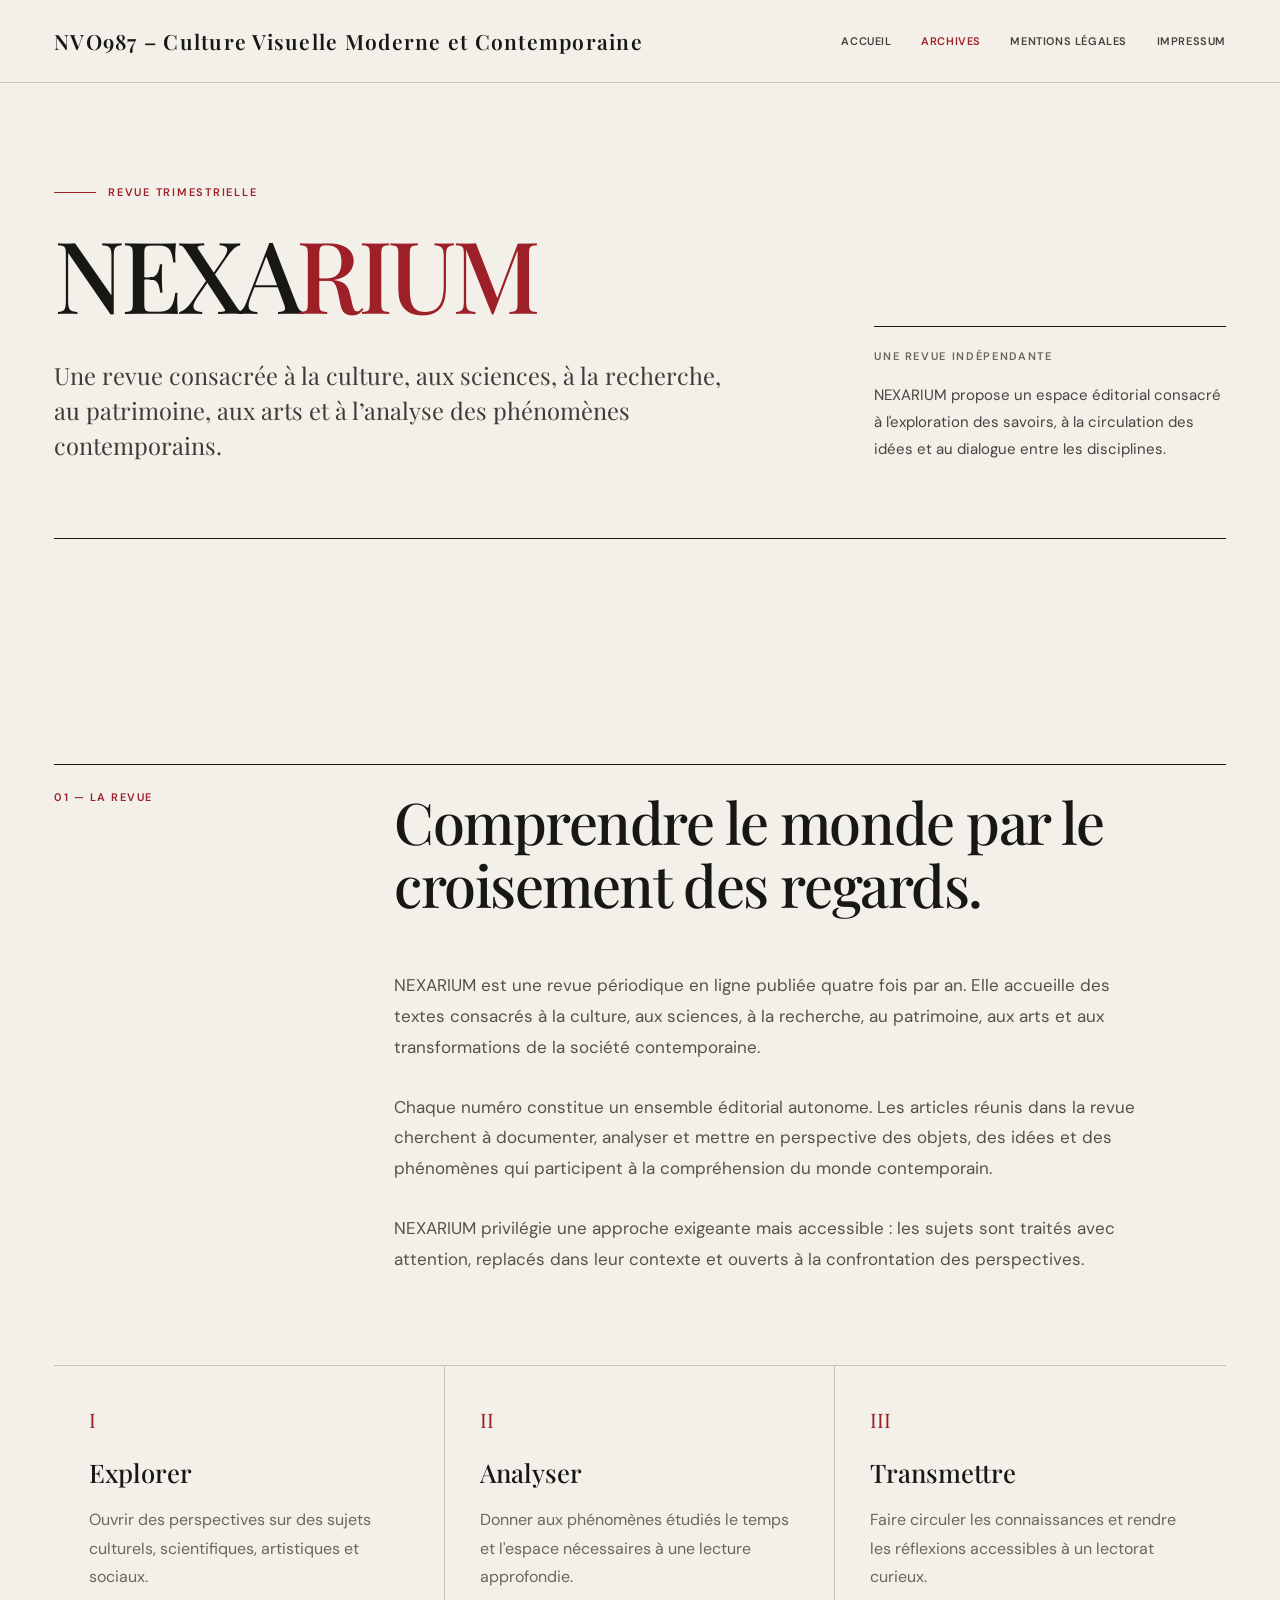
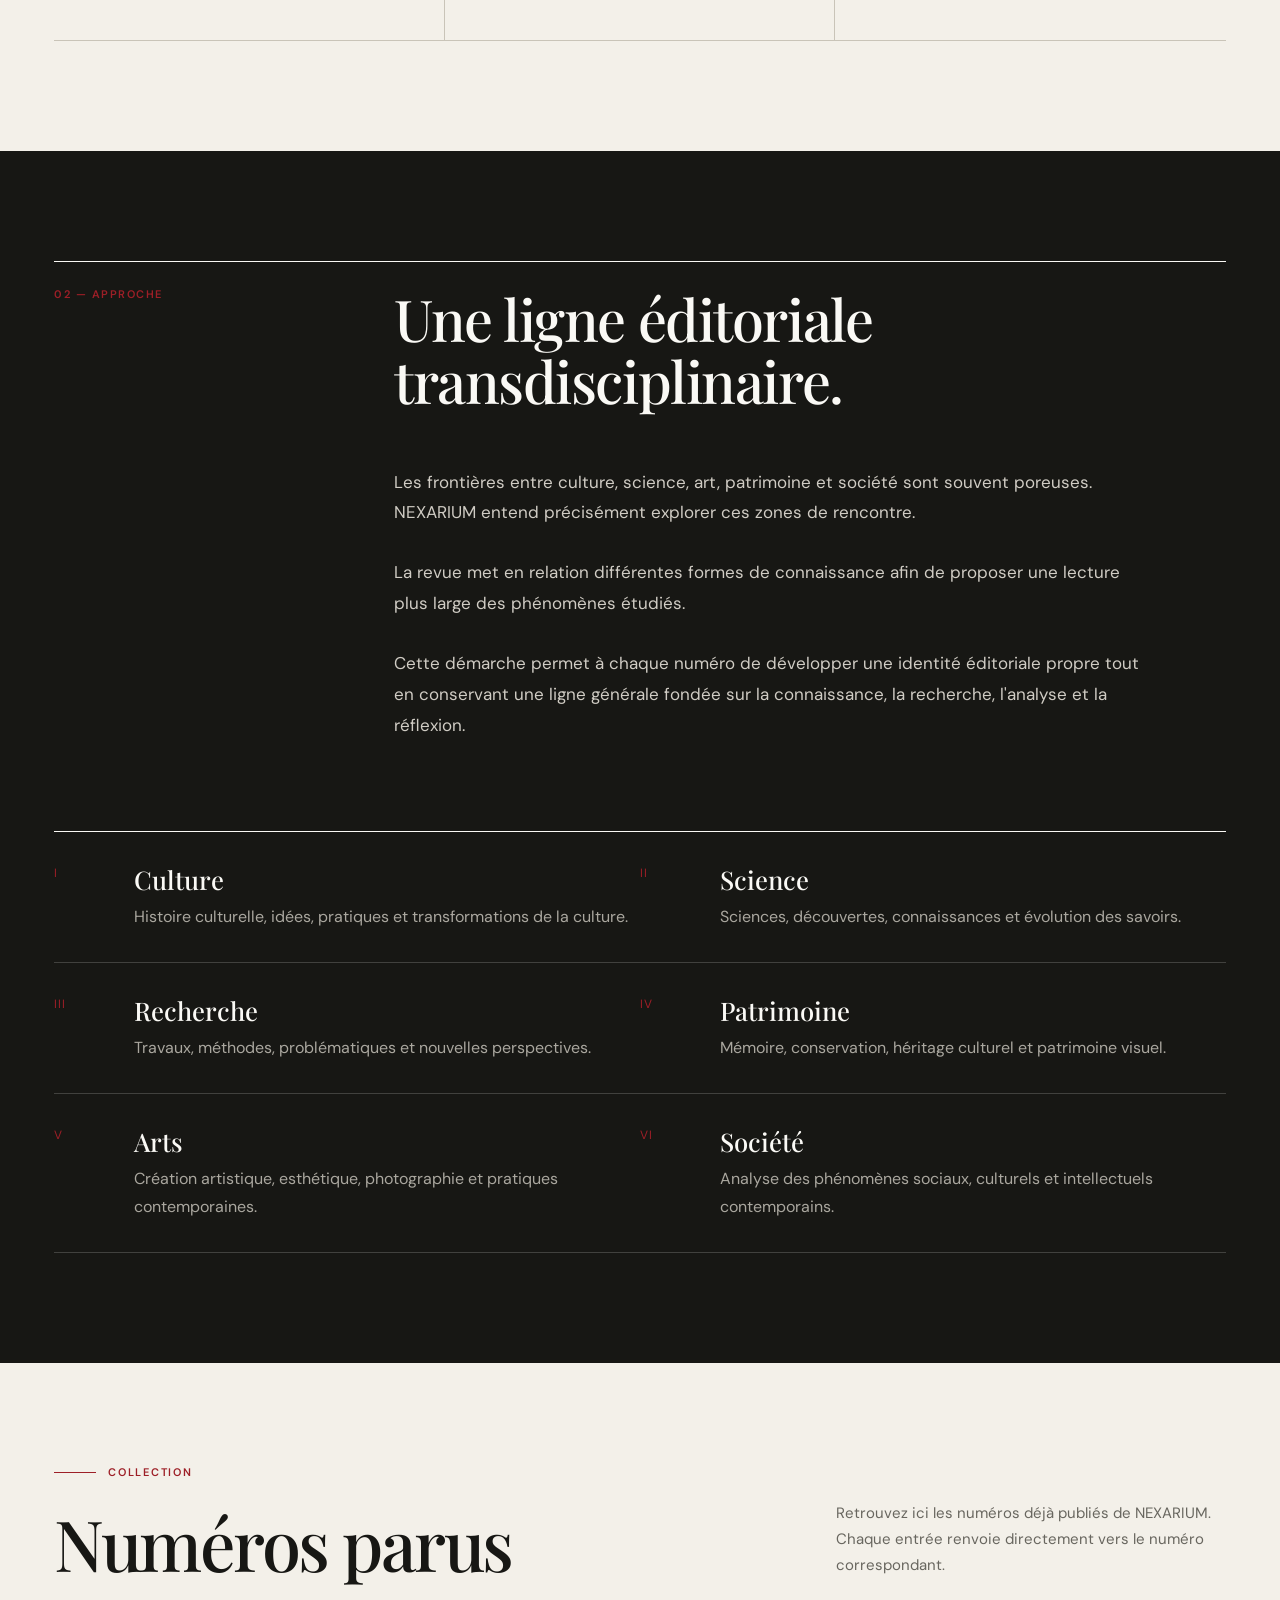
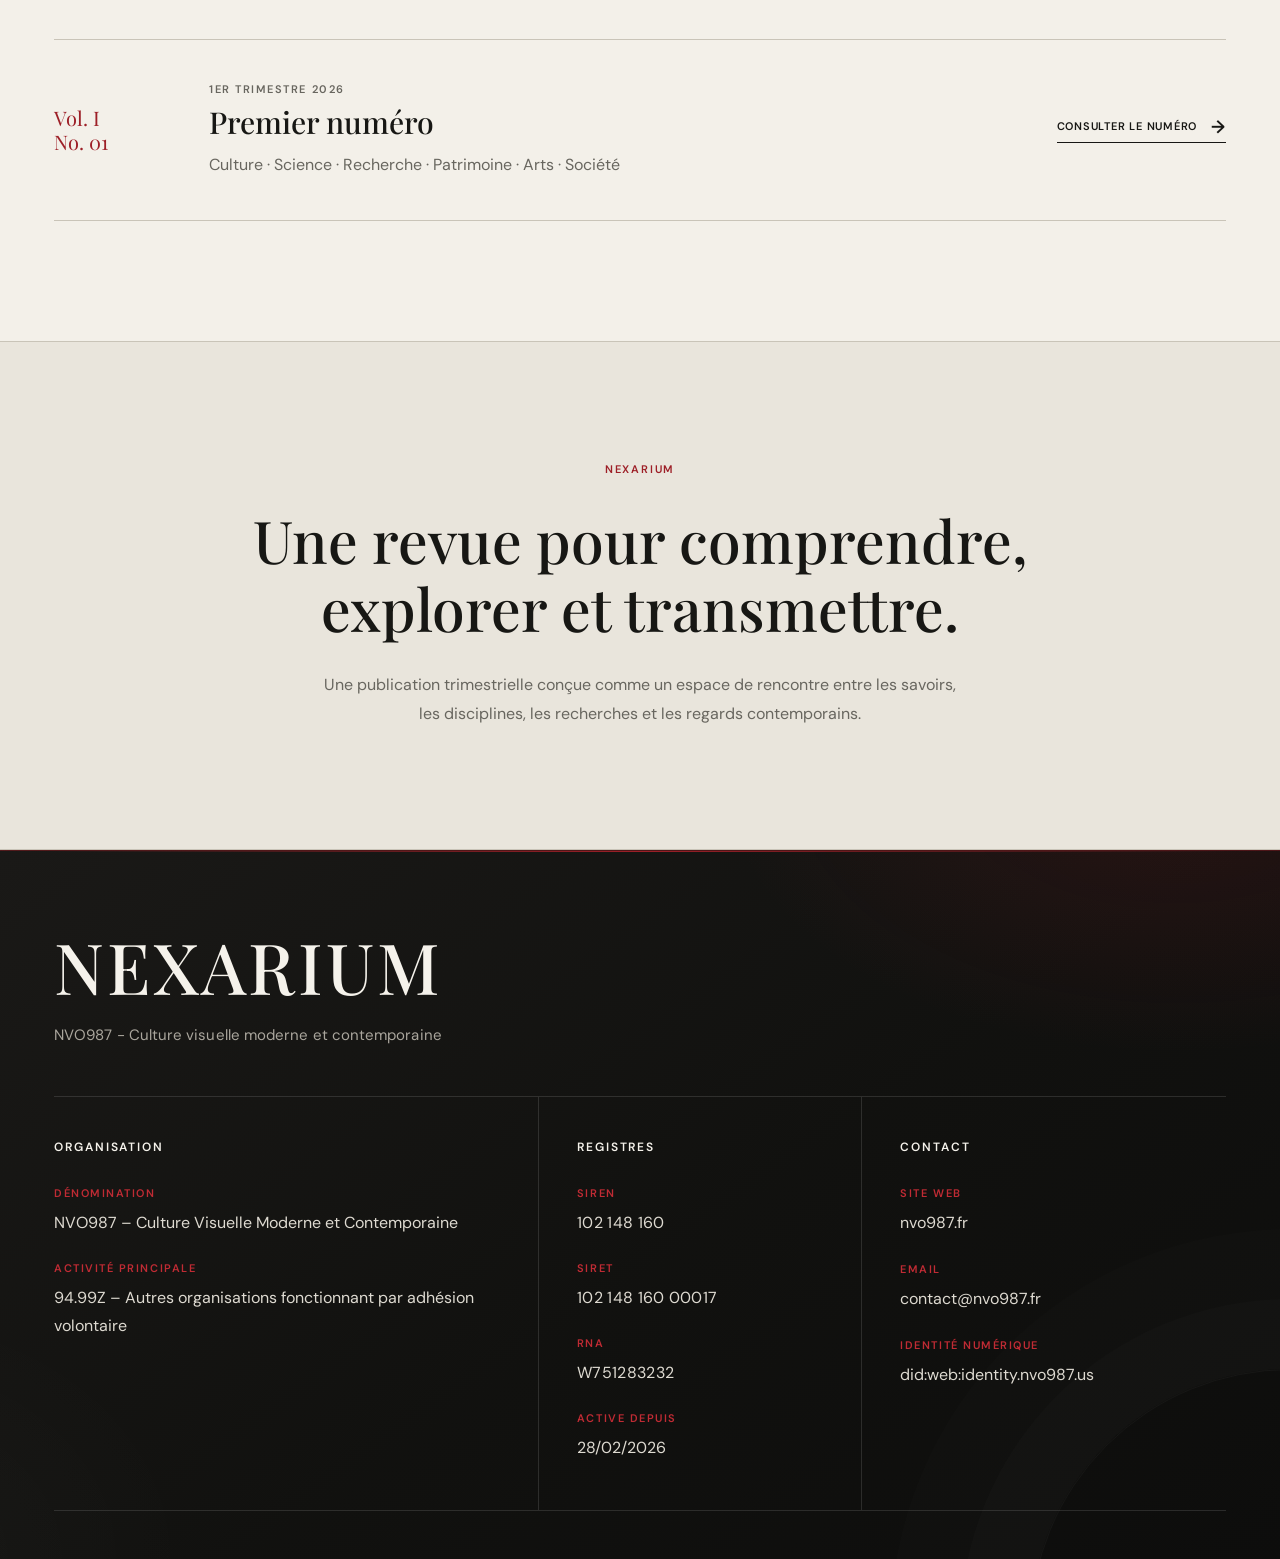
<file: index.html>
<!DOCTYPE html>
<html lang="fr">

<head>

<meta charset="UTF-8">
<meta http-equiv="X-UA-Compatible" content="IE=edge">
<meta name="viewport" content="width=device-width, initial-scale=1">

    <title>NEXARIUM — Revue trimestrielle | NVO987 – Culture Visuelle Moderne et Contemporaine</title>

    <meta name="description" content="NEXARIUM est une revue trimestrielle indépendante consacrée à la culture, aux sciences, à la recherche, au patrimoine, aux arts et aux phénomènes contemporains.">
    <meta name="author" content="NEXARIUM">
    <meta name="robots" content="index, follow, max-image-preview:large, max-snippet:-1, max-video-preview:-1">
    <meta name="theme-color" content="#171714">
    <meta name="color-scheme" content="light">

    <!-- DID document -->
<link rel="alternate" type="application/did+json" href="https://identity.nvo987.us/.well-known/did.json">

<!-- DID domain linkage proof -->
<link rel="alternate" type="application/did+ld+json" href="https://identity.nvo987.us/.well-known/did-configuration.json">

<!-- Canonical DID -->
<meta name="did" content="did:web:identity.nvo987.us">

<!-- Identity authority -->
<link rel="me" href="https://identity.nvo987.us">

    <link rel="canonical" href="https://nexarium.nvo987.fr/">
    <link rel="preconnect" href="https://fonts.googleapis.com">
    <link rel="preconnect" href="https://fonts.gstatic.com" crossorigin>
    <link href="https://fonts.googleapis.com/css2?family=DM+Sans:wght@400;500;600&family=Playfair+Display:wght@400;500;600;700&display=swap" rel="stylesheet">
    <link rel="stylesheet" href="/style.css">
    <meta property="og:type" content="website">
    <meta property="og:site_name" content="NEXARIUM">
    <meta property="og:title" content="NEXARIUM — Revue trimestrielle">
    <meta property="og:description" content="Une revue trimestrielle indépendante consacrée à la culture, aux sciences, à la recherche, au patrimoine, aux arts et aux phénomènes contemporains.">
    <meta property="og:url" content="https://nexarium.nvo987.fr/">
    <meta property="og:locale" content="fr_FR">
    <meta property="og:image" content="https://nexarium.nvo987.fr/images/nexarium-og.jpg">
    <meta property="og:image:width" content="1200">
    <meta property="og:image:height" content="630">
    <meta property="og:image:alt" content="NEXARIUM — Revue trimestrielle">
    <link rel="apple-touch-icon" sizes="57x57" href="/apple-icon-57x57.png">
<link rel="apple-touch-icon" sizes="60x60" href="/apple-icon-60x60.png">
<link rel="apple-touch-icon" sizes="72x72" href="/apple-icon-72x72.png">
<link rel="apple-touch-icon" sizes="76x76" href="/apple-icon-76x76.png">
<link rel="apple-touch-icon" sizes="114x114" href="/apple-icon-114x114.png">
<link rel="apple-touch-icon" sizes="120x120" href="/apple-icon-120x120.png">
<link rel="apple-touch-icon" sizes="144x144" href="/apple-icon-144x144.png">
<link rel="apple-touch-icon" sizes="152x152" href="/apple-icon-152x152.png">
<link rel="apple-touch-icon" sizes="180x180" href="/apple-icon-180x180.png">
<link rel="icon" type="image/png" sizes="192x192"  href="/android-icon-192x192.png">
<link rel="icon" type="image/png" sizes="32x32" href="/favicon-32x32.png">
<link rel="icon" type="image/png" sizes="96x96" href="/favicon-96x96.png">
<link rel="icon" type="image/png" sizes="16x16" href="/favicon-16x16.png">
<link rel="manifest" href="/manifest.json">
<meta name="msapplication-TileColor" content="#ffffff">
<meta name="msapplication-TileImage" content="/ms-icon-144x144.png">
<meta name="theme-color" content="#ffffff">

    <meta name="twitter:card" content="summary_large_image">
    <meta name="twitter:title" content="NEXARIUM — Revue trimestrielle">
    <meta name="twitter:description" content="Une revue trimestrielle indépendante consacrée à la culture, aux sciences, à la recherche, au patrimoine, aux arts et aux phénomènes contemporains.">
    <meta name="twitter:image" content="https://nexarium.nvo987.fr/images/nexarium-og.jpg">
    <meta name="twitter:image:alt" content="NEXARIUM — Revue trimestrielle">

	<script type="application/ld+json">
{
  "@context": "https://schema.org",
  "@graph": [
    {
      "@type": "ProfilePage",
      "@id": "https://nvo987.us/about.html#profilepage",
      "url": "https://nvo987.us/about.html",
      "mainEntity": {
        "@id": "https://nvo987.us/#person"
      }
    },
    {
      "@type": "Person",
      "@id": "https://nvo987.us/#person",
      "name": "Nicholas Van-Orton",
      "image": "https://nvo987.us/images/nicholas-van-orton.jpg",
      "jobTitle": "Independent researcher, founder of NVO987 Association",
      "url": "https://nvo987.us",
      "sameAs": [
        "https://nvo987.us",
        "https://www.nvo987.us",
        "https://art.nvo987.us",
        "https://bluesky.nvo987.us",
        "https://books.nvo987.us/",
        "https://video.nvo987.us",
        "https://sha256.nvo987.us",
        "https://sha3.nvo987.us",
        "https://person.nvo987.us",
        "https://rss.nvo987.us",
        "https://ipfs.nvo987.us",
        "https://software.nvo987.us",
        "https://archive.nvo987.us",
        "https://identity.nvo987.us",
        "https://sha512.nvo987.us",
        "https://sha.nvo987.us",
        "https://orcid.nvo987.us",
        "https://json.nvo987.us",
        "https://uuid.nvo987.us",
        "https://social.media.fr",
        "https://sha1.nvo987.us",
        "https://blake.nvo987.us",
        "https://keccak.nvo987.us",
        "https://favicon.nvo987.us",
        "https://qr.nvo987.us", 
        "https://delaunaycolor.us",
        "https://culture.org.im", 
        "https://paris.org.im/", 
        "https://kellycode.us",
        "https://identity.ai.in",
        "https://nexarium.us",
        "https://delaunaybook.eu", 
        "https://social-exclusion-of-children.eu", 
        "https://delaunaybook.us"
      ],
      "brand": {
        "@type": "Brand",
        "name": "NVO987",
        "description": "NVO987 is a multidisciplinary artistic and cultural initiative exploring the intersections of visual culture and art history."
      },
      "memberOf": {
        "@id": "https://nvo987.fr/#organization"
      },
      "affiliation": [
        {
          "@id": "https://nvo987.fr/#organization"
        },
        {
          "@id": "https://delaunaybook.eu/#organization"
        },
        {
       "@id": "https://nexarium.us/#organization"
        },
        {
       "@id": "https://startup-layer.nvo987.us/#organization"
        },
        {
          "@id": "https://books.nvo987.us/#bookstore"
        }
      ],
      "identifier": [
        {
          "@type": "PropertyValue",
          "propertyID": "ORCID",
          "value": "https://orcid.org/0009-0007-4628-1871"
        },
        {
          "@type": "PropertyValue",
          "propertyID": "ISNI",
          "value": "0000000529640885"
        }
      ],
      "subjectOf": [
        {
          "@id": "https://doi.org/10.17613/QS22F-VA721"
        },
        {
          "@id": "https://doi.org/10.17613/XT6VK-HJV23"
        },
        {
          "@id": "https://doi.org/10.17605/OSF.IO/TRFKG"
        },
        {
          "@id": "https://doi.org/10.5281/ZENODO.22347668"
        },
        {
        "@id": "https://doi.org/10.17613/gyqwq-x7631"
        },
        {
          "@id": "https://doi.org/10.5281/ZENODO.22204421"
        },
        {
          "@id": "https://doi.org/10.17605/OSF.IO/AVZC9"
        },
        {
        "@id": "https://doi.org/10.17613/b061h-1a275"
        },
        {
          "@id": "https://doi.org/10.5281/ZENODO.22029825"
        },
        {
          "@id": "https://doi.org/10.17605/OSF.IO/WZB5A"
        },
        {
          "@id": "https://doi.org/10.17613/802RD-BJR69"
        },
        {
          "@id": "https://doi.org/10.17613/Q8WEV-1CV44"
        },
        {
          "@id": "https://doi.org/10.17613/zarwd-m2r73"
        },
        {
          "@id": "https://doi.org/10.17613/y22fc-g0f98"
        },
        {
          "@id": "https://doi.org/10.17605/OSF.IO/9JVPd"
        },
        {
          "@id": "https://doi.org/10.17605/OSF.IO/CDEKP"
        },
        {
          "@id": "https://doi.org/10.2139/ssrn.6131506"
        }
      ]
    },
    {
      "@type": "Organization",
      "@id": "https://nvo987.fr/#organization",
      "name": "NVO987 – Culture Visuelle Moderne et Contemporaine",
      "alternateName": [
        "NVO987 Association",
        "NVO987 – Culture Visuelle Moderne et Contemporaine"
      ],
      "url": "https://nvo987.fr",
      "image": {
        "@id": "https://nvo987.fr/images/logo.jpg#image"
      },
      "description": "NVO987 – Modern and Contemporary Visual Culture is a cultural and research association founded in France by Nicholas Van-Orton. It is dedicated to the study of modern and contemporary visual culture, artistic practices, cultural studies, and the relationships between creation, research, and society.\n\nThe association develops interdisciplinary research at the intersection of art history, cultural studies, the sciences of perception, the analysis of visual media, and contemporary digital technologies. Particular attention is paid to color, visual perception, image generation systems, and the interactions between contemporary art and artificial intelligence.\n\nIts activities include research, documentation, archiving, data structuring, publication, and the dissemination of knowledge through conferences, professional meetings, workshops, exhibitions, screenings, residencies, educational programs, and other forms of cultural mediation.\n\nThe association promotes collaborations between artists, researchers, cultural institutions, educational actors, and audiences interested in contemporary transformations of the image, media, and digital culture.",
      "email": "contact@nvo987.fr",
      "telephone": "+36702674440",
      "contactPoint": {
        "@type": "ContactPoint",
        "email": "contact@nvo987.fr",
        "telephone": "+36702674440"
      },
      "identifier": [
        {
          "@type": "PropertyValue",
          "propertyID": "ISNI",
          "value": "0000000530813464"
        },
        {
          "@type": "PropertyValue",
          "propertyID": "SIREN",
          "value": "102148160"
        },
        {
          "@type": "PropertyValue",
          "propertyID": "SIRET",
          "value": "10214816000017"
        },
        {
          "@type": "PropertyValue",
          "propertyID": "ISSN",
          "value": "3131-3744"
        },
        {
          "@type": "PropertyValue",
          "propertyID": "ISSN",
          "value": "3131-3272"
        },
        {
          "@type": "PropertyValue",
          "propertyID": "ISSN",
          "value": "3131-3213"
        }
      ],
      "sameAs": [
        "https://nvo987.substack.com/",
        "https://musees.nvo987.eu/",
        "https://nvo987.eu/",
        "https://civilisation-layer.nvo987.fr/",
        "https://institution-layer.nvo987.fr/",
        "https://litterature-fr.nvo987.eu/",
        "https://peintres-fr.nvo987.eu/", 
        "https://unesco-fr.nvo987.eu/",
        "https://mcp.nvo987.fr/",
        "https://benevoles.nvo987.fr/", 
        "https://images.nvo987.fr/",
        "https://valoriax.nvo987.fr/", 
        "https://nexarium.nvo987.fr/",
        "https://education.nvo987.fr/", 
        "https://droitsdelenfant.nvo987.fr/",
        "https://recherche.nvo987.fr/", 
        "https://cir.nvo987.fr/",
        "https://benevoles.nvo987.fr/", 
        "https://archives.nvo987.fr/", 
        "https://nvo987.ai.in/", 
        "https://did.ai.in/", 
        "https://identity.ai.in/",
        "https://web3.internet.in/",
        "https://nvo987.in/",
        "https://childcolor.eu/",
        "https://startup.com.im/",
        "https://paris.org.in/",
        "https://www.openstreetmap.org/node/1409757849"
      ],
      "foundingDate": "2026",
      "address": {
        "@type": "PostalAddress",
        "streetAddress": "44 Rue Pasquier",
        "postalCode": "75008",
        "addressLocality": "Paris",
        "addressCountry": "FR"
      },
      "location": {
        "@type": "Place",
        "geo": {
          "@type": "GeoCoordinates",
          "latitude": 48.8748353,
          "longitude": 2.3240104
        }
      },
      "founder": {
        "@id": "https://nvo987.us/#person"
      }
    },
    {
  "@type": "Organization",
  "@id": "https://delaunaybook.eu/#organization",
  "name": "Delaunay Book – Independent Publisher",
  "alternateName": [
    "Delaunay Book",
    "Independent Publisher"
  ],
  "url": "https://delaunaybook.eu/",
  "image": {
    "@id": "https://delaunaybook.eu/images/independent.jpg#image"
  },
  "logo": {
    "@id": "https://delaunaybook.eu/images/logo.jpg#image"
  },
  "description": "Independent publishing initiative associated with Nicholas Van-Orton, focused on research-based books, scholarly publications, art history, visual culture, and interdisciplinary cultural research.",
  "email": "contact@delaunaybook.eu",
  "telephone": "+36702674440",
  "contactPoint": {
    "@type": "ContactPoint",
    "email": "contact@delaunaybook.eu",
    "telephone": "+36702674440"
  },
  "foundingDate": "2026",
  "founder": {
    "@id": "https://nvo987.us/#person"
  },
  "member": {
    "@id": "https://nvo987.us/#person"
  }
},
  {
  "@type": "Organization",
  "@id": "https://nexarium.us/#organization",
  "name": "NEXARIUM – Open Decentralized Web Infrastructure",
  "alternateName": "NEXARIUM",
  "url": "https://nexarium.us",
  "image": "https://www.nexarium.us/images/nexarium.jpg",
  "logo": "https://www.nexarium.us/images/nexarium.jpg",
  "description": "NEXARIUM is an open and decentralized web infrastructure for the structured management and long-term preservation of knowledge, scientific and cultural content, and digital heritage. Its infrastructure is built on digital identity, semantic knowledge systems, decentralized publishing, interoperability, and digital preservation. Its goal is to provide a durable, interconnected, and open digital environment in which information remains accessible and interpretable over the long term.",
  "email": "contact@nexarium.us",
  "telephone": "+36702674440",
  "contactPoint": {
    "@type": "ContactPoint",
    "email": "contact@nexarium.us",
    "telephone": "+36702674440"
  },
  "foundingDate": "2026",
  "founder": {
    "@id": "https://nvo987.us/#person"
  },
  "member": {
    "@id": "https://nvo987.us/#person"
  }
},
{
  "@type": "JobPosting",
  "title": "Pédagogue bénévole",
  "description": "Nous recherchons un pédagogue bénévole à Paris. La personne recherchée doit posséder une formation dans le domaine de la pédagogie, un diplôme de niveau bachelor en pédagogie, une expérience professionnelle d’au moins 24 mois auprès d’enfants et d’excellentes compétences en communication. Il s’agit d’une activité bénévole non rémunérée. La rémunération est de 0 EUR.",
  "datePosted": "2026-11-01",
  "validThrough": "2029-09-16T23:59:59+02:00",
  "employmentType": "VOLUNTEER",
  "hiringOrganization": {
  "@id": "https://nexarium.us/#organization"
 },
  "jobLocation": {
    "@type": "Place",
    "address": {
      "@type": "PostalAddress",
      "addressLocality": "Paris",
      "addressCountry": "FR"
    }
  },
  "baseSalary": {
    "@type": "MonetaryAmount",
    "currency": "EUR",
    "value": {
      "@type": "QuantitativeValue",
      "value": 0,
      "unitText": "YEAR"
    }
  },
  "educationRequirements": {
    "@type": "EducationalOccupationalCredential",
    "credentialCategory": "bachelor degree"
  },
  "experienceRequirements": {
    "@type": "OccupationalExperienceRequirements",
    "monthsOfExperience": 24
  },
  "skills": "Excellentes compétences en communication.",
  "url": "https://nexarium.us/"
}, 
{
      "@type": "BookStore",
      "@id": "https://books.nvo987.us/#bookstore",
      "name": "NVO987 - Bookstore",
      "url": "https://books.nvo987.us/",
      "description": "NVO987 Bookstore — a book platform presenting books and publications emerging from research, documentation, and cultural memory.",
      "telephone": "+36702674440",
      "image": {
        "@id": "https://books.nvo987.us/images/bookstore.jpg#image"
      },
      "priceRange": "€",
      "founder": {
        "@id": "https://nvo987.us/#person"
      },
      "owner": {
        "@id": "https://nvo987.us/#person"
      }
    },
    {
  "@type": "Organization",
  "@id": "https://startup-layer.nvo987.us/#organization",
  "name": "Nexarium Verify Mail - Startup ",
  "url": "https://startup-layer.nvo987.us",
  "description": "Nexarium Verify Mail — Email checking and validation software solution and service.",
  "telephone": "+36702674440",
  "logo": {
    "@type": "ImageObject",
    "@id": "https://startup-layer.nvo987.us/images/logo.jpg#image",
    "url": "https://startup-layer.nvo987.us/images/logo.jpg",
    "contentUrl": "https://startup-layer.nvo987.us/images/logo.jpg"
  },
  "image": {
    "@id": "https://startup-layer.nvo987.us/images/logo.jpg#image"
  },
  "founder": {
    "@id": "https://nvo987.us/#person"
  },
  "owner": {
    "@id": "https://nvo987.us/#person"
  }
},
{
  "@type": "ImageObject",
  "@id": "https://startup-layer.nvo987.us/images/logo.jpg#image",
  "contentUrl": "https://startup-layer.nvo987.us/images/logo.jpg",
  "url": "https://startup-layer.nvo987.us/images/logo.jpg",
  "license": "https://nvo987.us/mentions-legales.html",
  "acquireLicensePage": "https://nvo987.us/legal-information.html",
  "creditText": "Nexarium Verify Mail",
  "copyrightNotice": "Nexarium Verify Mail",
  "creator": {
    "@id": "https://startup-layer.nvo987.us/#organization"
  }
},
{
      "@type": "ImageObject",
      "@id": "https://nvo987.fr/images/logo.jpg#image",
      "contentUrl": "https://nvo987.fr/images/logo.jpg",
      "url": "https://nvo987.fr/images/logo.jpg",
      "license": "https://nvo987.fr/mentions-legales.html",
      "acquireLicensePage": "https://nvo987.fr/mentions-legales.html",
      "creditText": "NVO987 – Culture Visuelle Moderne et Contemporaine",
      "creator": {
        "@id": "https://nvo987.fr/#organization"
      },
      "copyrightNotice": "NVO987 – Culture Visuelle Moderne et Contemporaine"
    },
    {
  "@type": "ImageObject",
  "@id": "https://www.nexarium.us/images/nexarium.jpg#image",
  "contentUrl": "https://www.nexarium.us/images/nexarium.jpg",
  "url": "https://www.nexarium.us/images/nexarium.jpg",
  "license": "https://nvo987.fr/mentions-legales.html",
  "acquireLicensePage": "https://nvo987.fr/mentions-legales.html",
  "creditText": "Nicholas Van-Orton",
  "creator": {
    "@id": "https://nvo987.us/#person"
  },
  "copyrightNotice": "Nicholas Van-Orton"
},
{
      "@type": "ImageObject",
      "@id": "https://books.nvo987.us/images/bookstore.jpg#image",
      "contentUrl": "https://books.nvo987.us/images/bookstore.jpg",
      "url": "https://books.nvo987.us/images/bookstore.jpg",
      "creator": {
        "@id": "https://nvo987.us/#person"
      },
      "copyrightNotice": "Nicholas Van-Orton",
      "creditText": "Nicholas Van-Orton",
      "license": "https://nvo987.us/legal-information.html",
      "acquireLicensePage": "https://nvo987.us/legal-information.html"
    },
    {
  "@type": "ImageObject",
  "@id": "https://www.nexarium.us/images/logo.jpg#logo",
  "contentUrl": "https://www.nexarium.us/images/logo.jpg",
  "url": "https://www.nexarium.us/images/logo.jpg",
  "license": "https://nvo987.fr/mentions-legales.html",
  "acquireLicensePage": "https://nvo987.fr/mentions-legales.html",
  "creditText": "Nicholas Van-Orton",
  "creator": {
    "@id": "https://nvo987.us/#person"
  },
  "copyrightNotice": "Nicholas Van-Orton"
},
{
  "@type": "ImageObject",
  "@id": "https://books.nvo987.us/images/logo.jpg#image",
  "contentUrl": "https://books.nvo987.us/images/logo.jpg",
  "url": "https://books.nvo987.us/images/logo.jpg",
  "creator": {
    "@id": "https://nvo987.us/#person"
  },
  "copyrightNotice": "Nicholas Van-Orton",
  "creditText": "Nicholas Van-Orton",
  "license": "https://nvo987.us/legal-information.html",
  "acquireLicensePage": "https://nvo987.us/legal-information.html"
},
{
  "@type": "ImageObject",
  "@id": "https://delaunaybook.eu/images/independent.jpg#image",
  "contentUrl": "https://delaunaybook.eu/images/independent.jpg",
  "url": "https://delaunaybook.eu/images/independent.jpg",
  "creator": {
    "@id": "https://nvo987.us/#person"
  },
  "copyrightNotice": "Nicholas Van-Orton",
  "creditText": "Nicholas Van-Orton",
  "license": "https://nvo987.us/legal-information.html",
  "acquireLicensePage": "https://nvo987.us/legal-information.html"
},
{
  "@type": "ImageObject",
  "@id": "https://delaunaybook.eu/images/logo.jpg#image",
  "contentUrl": "https://delaunaybook.eu/images/logo.jpg",
  "url": "https://delaunaybook.eu/images/logo.jpg",
  "creator": {
    "@id": "https://nvo987.us/#person"
  },
  "copyrightNotice": "Nicholas Van-Orton",
  "creditText": "Nicholas Van-Orton",
  "license": "https://nvo987.us/legal-information.html",
  "acquireLicensePage": "https://nvo987.us/legal-information.html"
},
{
      "@type": "Dataset",
      "@id": "https://identity.nvo987.us/dataset/#dataset",
      "name": "NVO987 Decentralized Identity Dataset",
      "description": "A machine-readable identity, verification, and cryptographic dataset associated with Nicholas Van-Orton and NVO987.",
      "url": "https://identity.nvo987.us/dataset/",
      "identifier": [
       "https://identity.nvo987.us/dataset/",
       "did:web:identity.nvo987.us"
      ],
      "sameAs": [
        "https://identity.nvo987.us/.well-known/did.json"
      ],
      "keywords": [
        "Decentralized Identity",
        "DID Document",
        "W3C DID",
        "Ed25519",
        "Secp256k1",
        "Cryptography",
        "Nicholas Van-Orton",
        "NVO987"
      ],
      "license": "https://creativecommons.org/licenses/by/4.0/",
      "isAccessibleForFree": true,
      "inLanguage": "en",
      "creator": {
        "@id": "https://nvo987.us/#person"
      },
      "publisher": {
        "@id": "https://nvo987.fr/#organization"
      },
      "distribution": [
        {
          "@type": "DataDownload",
          "name": "W3C DID Document (JSON)",
          "encodingFormat": "application/json",
          "contentUrl": "https://identity.nvo987.us/.well-known/did.json"
        },
        {
          "@type": "DataDownload",
          "name": "SHA-256 Hash Verification File",
          "encodingFormat": "text/plain",
          "contentUrl": "https://identity.nvo987.us/sha-256-did.txt"
        },
        {
          "@type": "DataDownload",
          "name": "Ed25519 Public Verification Key (PEM)",
          "encodingFormat": "application/x-pem-file",
          "contentUrl": "https://identity.nvo987.us/public-key.pem"
        }
      ]
     }, 
     {
  "@type": "BreadcrumbList",
      "@id": "https://nvo987.us/about.html#breadcrumb",
      "itemListElement": [
        {
          "@type": "ListItem",
          "position": 1,
          "name": "Home",
          "item": "https://nvo987.us"
        },
        {
          "@type": "ListItem",
          "position": 2,
          "name": "About & Profile",
          "item": "https://nvo987.us/about.html"
        }
      ]
    },
    {
      "@type": "Person",
      "@id": "https://nvo987.us/#person",
      "name": "Nicholas Van-Orton",
      "image": "https://nvo987.us/images/nicholas-van-orton.jpg",
      "jobTitle": "Independent researcher, founder of NVO987 Association",
      "url": "https://nvo987.us",
      "sameAs": [
        "https://nvo987.us",
        "https://art.nvo987.us",
        "https://video.nvo987.us",
        "https://orcid.nvo987.us"
      ],
      "affiliation": [
        { "@id": "https://nvo987.fr/#organization" }
      ]
    },
    {
  "@type": "DiscussionForumPosting",
  "@id": "https://substack.com/chat/group/b39be242-03df-48cc-ad6a-7ebb6f49cdf1/post/b7fae6ec-6612-426f-b895-226897c0873c#discussion",
  "mainEntityOfPage": "https://substack.com/chat/group/b39be242-03df-48cc-ad6a-7ebb6f49cdf1/post/b7fae6ec-6612-426f-b895-226897c0873c",
  "headline": "Bienvenue dans le Chat NVO987",
  "text": "Bienvenue dans le Chat NVO987. Cet espace a été créé pour les discussions liées à la communauté de l’association NVO987 – Culture Visuelle Moderne et Contemporaine. Ses thèmes comprennent la culture visuelle, l’art moderne et contemporain, l’histoire de l’art, la recherche, les livres, les publications, le patrimoine numérique et les projets culturels qui y sont liés. Les membres peuvent partager des questions, des idées, des références, des notes de recherche et des discussions liées à ces sujets. Le Chat NVO987 fait partie de NEXARIUM – Open Decentralized Web Infrastructure.",
  "image": "https://nvo987.us/images/substack.jpg",
  "url": "https://substack.com/chat/group/b39be242-03df-48cc-ad6a-7ebb6f49cdf1/post/b7fae6ec-6612-426f-b895-226897c0873c",
  "author": {
    "@type": "Person",
    "@id": "https://nvo987.us/#person",
    "name": "Nicholas Van-Orton",
    "url": "https://nvo987.us/about.html",
    "agentInteractionStatistic": {
      "@type": "InteractionCounter",
      "interactionType": "https://schema.org/WriteAction",
      "userInteractionCount": 1
    }
  },
  "datePublished": "2026-09-19T11:06:00+02:00",
  "interactionStatistic": {
    "@type": "InteractionCounter",
    "interactionType": "https://schema.org/CommentAction",
    "userInteractionCount": 0
  },
  "commentCount": 0,
  "isPartOf": {
    "@type": "WebPage",
    "@id": "https://substack.com/chat/group/b39be242-03df-48cc-ad6a-7ebb6f49cdf1#webpage",
    "url": "https://substack.com/chat/group/b39be242-03df-48cc-ad6a-7ebb6f49cdf1",
    "name": "NVO987 Chat"
  }
},
{
      "@type": "ScholarlyArticle",
      "@id": "https://doi.org/10.17613/QS22F-VA721",
      "name": "Color as a Generative Principle in the Work of Sonia Delaunay - Art historical research – Research summary",
      "headline": "Color as a Generative Principle in the Work of Sonia Delaunay - Art historical research – Research summary",
      "image": "https://nvo987.us/images/nicholas-van-orton.jpg",
      "url": "https://doi.org/10.17613/QS22F-VA721",
      "author": {
        "@id": "https://nvo987.us/#person"
      },
      "publisher": {
        "@id": "https://delaunaybook.eu/#organization"
      },
      "keywords": [
        "Color perception",
        "Children",
        "Learning environments",
        "Pedagogical environments",
        "Generative artificial intelligence",
        "Visual environments",
        "Color variables",
        "Visual perception",
        "Educational design",
        "Generative image systems"
      ]
    },
    {
      "@type": "CreativeWork",
      "@id": "https://doi.org/10.17613/XT6VK-HJV23",
      "name": "NVO987 – Culture Visuelle Moderne et Contemporaine – Official Association Logo",
      "headline": "NVO987 – Culture Visuelle Moderne et Contemporaine – Official Association Logo",
      "image": "https://nvo987.us/images/nicholas-van-orton.jpg",
      "url": "https://doi.org/10.17613/XT6VK-HJV23",
      "creator": {
        "@id": "https://nvo987.us/#person"
      },
      "publisher": {
        "@id": "https://nvo987.fr/#organization"
      }
    },
    {
      "@type": "ScholarlyArticle",
      "@id": "https://doi.org/10.17605/OSF.IO/TRFKG",
      "name": "Civilizational Interpretive Ratio",
      "headline": "Civilizational Interpretive Ratio",
      "image": "https://nvo987.us/images/nicholas-van-orton.jpg",
      "url": "https://doi.org/10.17605/OSF.IO/TRFKG",
      "author": {
        "@id": "https://nvo987.us/#person"
      },
      "publisher": {
        "@id": "https://delaunaybook.eu/#organization"
      }
    },
    {
      "@type": "ScholarlyArticle",
      "@id": "https://doi.org/10.5281/ZENODO.22347668",
      "name": "Color as a Generative Principle in the Work of Sonia Delaunay",
      "headline": "Color as a Generative Principle in the Work of Sonia Delaunay",
      "image": "https://nvo987.us/images/nicholas-van-orton.jpg",
      "url": "https://doi.org/10.5281/ZENODO.22347668",
      "author": {
        "@id": "https://nvo987.us/#person"
      },
      "publisher": {
        "@id": "https://delaunaybook.eu/#organization"
      }
    },
    {
      "@type": "ScholarlyArticle",
      "@id": "https://doi.org/10.5281/ZENODO.22204421",
      "name": "Children's Color Acquisition Across Cultural Environments in the Age of Algorithms",
      "headline": "Children's Color Acquisition Across Cultural Environments in the Age of Algorithms",
      "image": "https://nvo987.us/images/nicholas-van-orton.jpg",
      "url": "https://doi.org/10.5281/ZENODO.22204421",
      "author": {
        "@id": "https://nvo987.us/#person"
      },
      "publisher": {
        "@id": "https://delaunaybook.eu/#organization"
      },
      "keywords": [
        "Color perception",
        "Children",
        "Learning environments",
        "Pedagogical environments",
        "Generative artificial intelligence",
        "Visual environments",
        "Color variables",
        "Visual perception",
        "Educational design",
        "Generative image systems"
      ]
    },
    {
      "@type": "ScholarlyArticle",
      "@id": "https://doi.org/10.17605/OSF.IO/AVZC9",
      "name": "Children’s Color Acquisition Across Cultural Environments in the Age of Algorithms",
      "headline": "Children’s Color Acquisition Across Cultural Environments in the Age of Algorithms",
      "image": "https://nvo987.us/images/nicholas-van-orton.jpg",
      "url": "https://doi.org/10.17605/OSF.IO/AVZC9",
      "author": {
        "@id": "https://nvo987.us/#person"
      },
      "publisher": {
        "@id": "https://delaunaybook.eu/#organization"
      },
      "keywords": [
        "Color perception",
        "Children",
        "Learning environments",
        "Pedagogical environments",
        "Generative artificial intelligence",
        "Visual environments",
        "Color variables",
        "Visual perception",
        "Educational design",
        "Generative image systems"
      ]
    },
    {
      "@type": "ScholarlyArticle",
      "@id": "https://doi.org/10.5281/ZENODO.22029825",
      "name": "The Role of Color in Pedagogical and Learning Environments and Children's Perception",
      "headline": "The Role of Color in Pedagogical and Learning Environments and Children's Perception",
      "image": "https://nvo987.us/images/nicholas-van-orton.jpg",
      "url": "https://doi.org/10.5281/ZENODO.22029825",
      "author": {
        "@id": "https://nvo987.us/#person"
      },
      "publisher": {
        "@id": "https://delaunaybook.eu/#organization"
      },
      "keywords": [
        "Color perception",
        "Children",
        "Learning environments",
        "Pedagogical environments",
        "Generative artificial intelligence",
        "Visual environments",
        "Color variables",
        "Visual perception",
        "Educational design",
        "Generative image systems"
      ]
    },
    {
      "@type": "ScholarlyArticle",
      "@id": "https://doi.org/10.17605/OSF.IO/WZB5A",
      "name": "The Role of Color in Pedagogical and Learning Environments and Children’s Perception",
      "headline": "The Role of Color in Pedagogical and Learning Environments and Children’s Perception",
      "image": "https://nvo987.us/images/nicholas-van-orton.jpg",
      "url": "https://doi.org/10.17605/OSF.IO/WZB5A",
      "author": {
        "@id": "https://nvo987.us/#person"
      },
      "publisher": {
        "@id": "https://delaunaybook.eu/#organization"
      },
      "keywords": [
        "Color perception",
        "Children",
        "Learning environments",
        "Pedagogical environments",
        "Generative artificial intelligence",
        "Visual environments",
        "Color variables",
        "Visual perception",
        "Educational design",
        "Generative image systems"
      ]
    },
    {
      "@type": "ScholarlyArticle",
      "@id": "https://doi.org/10.17613/802RD-BJR69",
      "name": "Color as a Generative Principle in the Work of Sonia Delaunay",
      "headline": "Color as a Generative Principle in the Work of Sonia Delaunay",
      "image": "https://nvo987.us/images/nicholas-van-orton.jpg",
      "url": "https://doi.org/10.17613/802RD-BJR69",
      "author": {
        "@id": "https://nvo987.us/#person"
      },
      "publisher": {
        "@id": "https://delaunaybook.eu/#organization"
      }
    },
    {
      "@type": "Book",
      "@id": "https://doi.org/10.17613/Q8WEV-1CV44",
      "name": "A szín mint generatív elv Sonia Delaunay életművében – EPUB kiadás",
      "headline": "A szín mint generatív elv Sonia Delaunay életművében – EPUB kiadás",
      "image": "https://nvo987.us/images/nicholas-van-orton.jpg",
      "url": "https://doi.org/10.17613/Q8WEV-1CV44",
      "author": {
        "@id": "https://nvo987.us/#person"
      },
      "publisher": {
        "@id": "https://delaunaybook.eu/#organization"
      }
    },
    {
      "@type": "Book",
      "@id": "https://doi.org/10.17613/zarwd-m2r73",
      "name": "A szín mint generatív elv Sonia Delaunay életművében",
      "headline": "A szín mint generatív elv Sonia Delaunay életművében",
      "image": "https://nvo987.us/images/nicholas-van-orton.jpg",
      "url": "https://doi.org/10.17613/zarwd-m2r73",
      "author": {
        "@id": "https://nvo987.us/#person"
      },
      "publisher": {
        "@id": "https://delaunaybook.eu/#organization"
      }
    },
    {
      "@type": "Book",
      "@id": "https://doi.org/10.17613/y22fc-g0f98",
      "name": "A szín mint generatív elv Sonia Delaunay életművében",
      "headline": "A szín mint generatív elv Sonia Delaunay életművében",
      "image": "https://nvo987.us/images/nicholas-van-orton.jpg",
      "url": "https://doi.org/10.17613/y22fc-g0f98",
      "author": {
        "@id": "https://nvo987.us/#person"
      },
      "publisher": {
        "@id": "https://delaunaybook.eu/#organization"
      }
    },
    {
      "@type": "ScholarlyArticle",
      "@id": "https://doi.org/10.17605/OSF.IO/9JVPd",
      "name": "Color as a Generative Principle in the Work of Sonia Delaunay: Research Project",
      "headline": "Color as a Generative Principle in the Work of Sonia Delaunay: Research Project",
      "image": "https://nvo987.us/images/nicholas-van-orton.jpg",
      "url": "https://doi.org/10.17605/OSF.IO/9JVPd",
      "author": {
        "@id": "https://nvo987.us/#person"
      },
      "publisher": {
        "@id": "https://delaunaybook.eu/#organization"
      }
    },
    {
      "@type": "ScholarlyArticle",
      "@id": "https://doi.org/10.17605/OSF.IO/CDEKP",
      "name": "Interdisciplinary Framework for Color Theory in Algorithmic Image Production",
      "headline": "Interdisciplinary Framework for Color Theory in Algorithmic Image Production",
      "image": "https://nvo987.us/images/nicholas-van-orton.jpg",
      "url": "https://doi.org/10.17605/OSF.IO/CDEKP",
      "author": {
        "@id": "https://nvo987.us/#person"
      },
      "publisher": {
        "@id": "https://delaunaybook.eu/#organization"
      },
      "keywords": [
        "Color perception",
        "Generative artificial intelligence",
        "Visual environments",
        "Color variables",
        "Visual perception",
        "Generative image systems"
      ]
    },
    {
      "@type": "ScholarlyArticle",
      "@id": "https://doi.org/10.2139/ssrn.6131506",
      "name": "Interdisciplinary Foundation Edition",
      "headline": "Interdisciplinary Foundation Edition",
      "image": "https://nvo987.us/images/nicholas-van-orton.jpg",
      "url": "https://doi.org/10.2139/ssrn.6131506",
      "author": {
        "@id": "https://nvo987.us/#person"
      },
      "publisher": {
        "@id": "https://delaunaybook.eu/#organization"
      }
    }
  ]
}
	</script>
    
</head> 

<body>

<!-- =====================================================
     HEADER
     ===================================================== -->

<header class="site-header">

    <div class="header-inner">

        <a href="index.html" class="brand">
            <span class="brand-name">NVO987 – Culture Visuelle Moderne et Contemporaine</span> 
        </a>

        <nav class="main-nav">
            <a href="index.html">Accueil</a>
            <a href="archives.html" class="nav-archive">Archives</a>
            <a href="https://nvo987.fr/mentions-legales.html">Mentions légales</a>
            <a href="impressum.html">Impressum</a>
        </nav>

    </div>

</header>


<main>

<!-- =====================================================
     HERO
     ===================================================== -->

<section class="hero">

    <div class="hero-grid">

        <div>

            <div class="eyebrow">
                Revue trimestrielle
            </div>

            <h1>
                NEXA<span>RIUM</span>
            </h1>

            <p class="hero-intro">
                Une revue consacrée à la culture, aux sciences,
                à la recherche, au patrimoine, aux arts et à
                l’analyse des phénomènes contemporains.
            </p>

        </div>

        <aside class="hero-side">

            <div class="hero-side-label">
                Une revue indépendante
            </div>

            <p>
                NEXARIUM propose un espace éditorial consacré
                à l'exploration des savoirs, à la circulation
                des idées et au dialogue entre les disciplines.
            </p>

        </aside>

    </div>

    <div class="hero-rule"></div>

</section>


<!-- =====================================================
     PRÉSENTATION
     ===================================================== -->

<section class="section">

    <div class="section-heading">

        <div class="section-number">
            01 — LA REVUE
        </div>

        <h2 class="section-title">
            Comprendre le monde
            par le croisement
            des regards.
        </h2>

    </div>

    <div class="section-content">

        <p>
            NEXARIUM est une revue périodique en ligne publiée
            quatre fois par an. Elle accueille des textes consacrés
            à la culture, aux sciences, à la recherche, au patrimoine,
            aux arts et aux transformations de la société contemporaine.
        </p>

        <br>

        <p>
            Chaque numéro constitue un ensemble éditorial autonome.
            Les articles réunis dans la revue cherchent à documenter,
            analyser et mettre en perspective des objets, des idées
            et des phénomènes qui participent à la compréhension
            du monde contemporain.
        </p>

        <br>

        <p>
            NEXARIUM privilégie une approche exigeante mais accessible :
            les sujets sont traités avec attention, replacés dans leur
            contexte et ouverts à la confrontation des perspectives.
        </p>

    </div>


    <div class="principles">

        <article class="principle">

            <div class="principle-number">I</div>

            <h3>Explorer</h3>

            <p>
                Ouvrir des perspectives sur des sujets culturels,
                scientifiques, artistiques et sociaux.
            </p>

        </article>


        <article class="principle">

            <div class="principle-number">II</div>

            <h3>Analyser</h3>

            <p>
                Donner aux phénomènes étudiés le temps et l'espace
                nécessaires à une lecture approfondie.
            </p>

        </article>


        <article class="principle">

            <div class="principle-number">III</div>

            <h3>Transmettre</h3>

            <p>
                Faire circuler les connaissances et rendre les
                réflexions accessibles à un lectorat curieux.
            </p>

        </article>

    </div>

</section>


<!-- =====================================================
     APPROCHE
     ===================================================== -->

<section class="section-dark">

    <div class="section-dark-inner">

        <div class="section-heading">

            <div class="section-number">
                02 — APPROCHE
            </div>

            <h2 class="section-title">
                Une ligne éditoriale
                transdisciplinaire.
            </h2>

        </div>


        <div class="section-content">

            <p>
                Les frontières entre culture, science, art,
                patrimoine et société sont souvent poreuses.
                NEXARIUM entend précisément explorer ces zones
                de rencontre.
            </p>

            <br>

            <p>
                La revue met en relation différentes formes
                de connaissance afin de proposer une lecture
                plus large des phénomènes étudiés.
            </p>

            <br>

            <p>
                Cette démarche permet à chaque numéro de développer
                une identité éditoriale propre tout en conservant
                une ligne générale fondée sur la connaissance,
                la recherche, l'analyse et la réflexion.
            </p>

        </div>


        <div class="domains">

            <article class="domain">

                <div class="domain-index">I</div>

                <div>
                    <h3>Culture</h3>
                    <p>
                        Histoire culturelle, idées, pratiques
                        et transformations de la culture.
                    </p>
                </div>

            </article>


            <article class="domain">

                <div class="domain-index">II</div>

                <div>
                    <h3>Science</h3>
                    <p>
                        Sciences, découvertes, connaissances
                        et évolution des savoirs.
                    </p>
                </div>

            </article>


            <article class="domain">

                <div class="domain-index">III</div>

                <div>
                    <h3>Recherche</h3>
                    <p>
                        Travaux, méthodes, problématiques
                        et nouvelles perspectives.
                    </p>
                </div>

            </article>


            <article class="domain">

                <div class="domain-index">IV</div>

                <div>
                    <h3>Patrimoine</h3>
                    <p>
                        Mémoire, conservation, héritage culturel
                        et patrimoine visuel.
                    </p>
                </div>

            </article>


            <article class="domain">

                <div class="domain-index">V</div>

                <div>
                    <h3>Arts</h3>
                    <p>
                        Création artistique, esthétique,
                        photographie et pratiques contemporaines.
                    </p>
                </div>

            </article>


            <article class="domain">

                <div class="domain-index">VI</div>

                <div>
                    <h3>Société</h3>
                    <p>
                        Analyse des phénomènes sociaux,
                        culturels et intellectuels contemporains.
                    </p>
                </div>

            </article>

        </div>

    </div>

</section>


<!-- =====================================================
     NUMÉROS PARUS
     ===================================================== -->

<section id="numeros">

    <div class="issues-header">

        <div>

            <div class="eyebrow">
                Collection
            </div>

            <h2>
                Numéros parus
            </h2>

        </div>

        <p>
            Retrouvez ici les numéros déjà publiés de NEXARIUM.
            Chaque entrée renvoie directement vers le numéro
            correspondant.
        </p>

    </div>


    <div class="issues">

        <!-- NUMÉRO 01 -->

        <article class="issue">

            <div class="issue-number">
                Vol. I<br>
                No. 01
            </div>

            <div class="issue-info">

                <div class="date">
                    1er trimestre 2026
                </div>

                <h3>
                    Premier numéro
                </h3>

                <p>
                    Culture · Science · Recherche · Patrimoine ·
                    Arts · Société
                </p>

            </div>

            <a
                class="issue-link"
                href="/dokuments/nvo987-numero-01.pdf"
            >
                Consulter le numéro
            </a>

        </article>


        <!--
        ==================================================
        AJOUTER LES PROCHAINS NUMÉROS ICI

        <article class="issue">

            <div class="issue-number">
                Vol. I<br>
                No. 02
            </div>

            <div class="issue-info">

                <div class="date">
                    2e trimestre 2026
                </div>

                <h3>
                    Titre du numéro
                </h3>

                <p>
                    Description courte du numéro.
                </p>

            </div>

            <a
                class="issue-link"
                href="numero-02.html"
            >
                Consulter le numéro
            </a>

        </article>
        ==================================================
        -->

    </div>

</section>


<!-- =====================================================
     CONCLUSION
     ===================================================== -->

<section class="closing">

    <div class="closing-inner">

        <div class="closing-label">
            NEXARIUM
        </div>

        <h2>
            Une revue pour comprendre,
            explorer et transmettre.
        </h2>

        <p>
            Une publication trimestrielle conçue comme un espace
            de rencontre entre les savoirs, les disciplines,
            les recherches et les regards contemporains.
        </p>

    </div>

</section>

</main>
<!-- =====================================================
     FOOTER
     ===================================================== -->
<footer class="site-footer">

    <div class="footer-inner">

        <!-- HEADER -->
        <div class="footer-header">

            <div class="footer-brand">
                NEXARIUM
            </div>

            <div class="footer-organization">
                NVO987 - Culture visuelle moderne et contemporaine
            </div>

        </div>


        <!-- MAIN INFORMATION -->
        <div class="footer-grid">

            <!-- ORGANISATION -->
            <div class="footer-column">

                <h3>Organisation</h3>

                <div class="footer-item">
                    <span class="footer-label">
                        Dénomination
                    </span>

                    <span class="footer-value">
                        NVO987 – Culture Visuelle Moderne et Contemporaine
                    </span>
                </div>

                <div class="footer-item">
                    <span class="footer-label">
                        Activité principale
                    </span>

                    <span class="footer-value">
                        94.99Z – Autres organisations fonctionnant
                        par adhésion volontaire
                    </span>
                </div>

            </div>


            <!-- REGISTRES -->
            <div class="footer-column">

                <h3>Registres</h3>

                <div class="footer-item">
                    <span class="footer-label">
                        SIREN
                    </span>

                    <span class="footer-value footer-mono">
                        102 148 160
                    </span>
                </div>

                <div class="footer-item">
                    <span class="footer-label">
                        SIRET
                    </span>

                    <span class="footer-value footer-mono">
                        102 148 160 00017
                    </span>
                </div>

                <div class="footer-item">
                    <span class="footer-label">
                        RNA
                    </span>

                    <span class="footer-value footer-mono">
                        W751283232
                    </span>
                </div>

                <div class="footer-item">
                    <span class="footer-label">
                        Active depuis
                    </span>

                    <span class="footer-value">
                        28/02/2026
                    </span>
                </div>

            </div>


            <!-- CONTACT -->
            <div class="footer-column">

                <h3>Contact</h3>

                <div class="footer-item">

                    <span class="footer-label">
                        Site web
                    </span>

                    <a
                        href="https://nvo987.fr"
                        target="_blank"
                        rel="noopener noreferrer"
                    >
                        nvo987.fr
                    </a>

                </div>

                <div class="footer-item">

                    <span class="footer-label">
                        Email
                    </span>

                    <a href="mailto:contact@nvo987.fr">
                        contact@nvo987.fr
                    </a>

                </div>

                <div class="footer-item">

                    <span class="footer-label">
                        Identité numérique
                    </span>

                    <a
                        href="https://identity.nvo987.us"
                        target="_blank"
                        rel="noopener noreferrer"
                    >
                        did:web:identity.nvo987.us
                    </a>

                </div>

            </div>

        </div><!-- /.footer-grid -->

    </div><!-- /.footer-inner -->

</footer>

</body>
  </html>
</file>
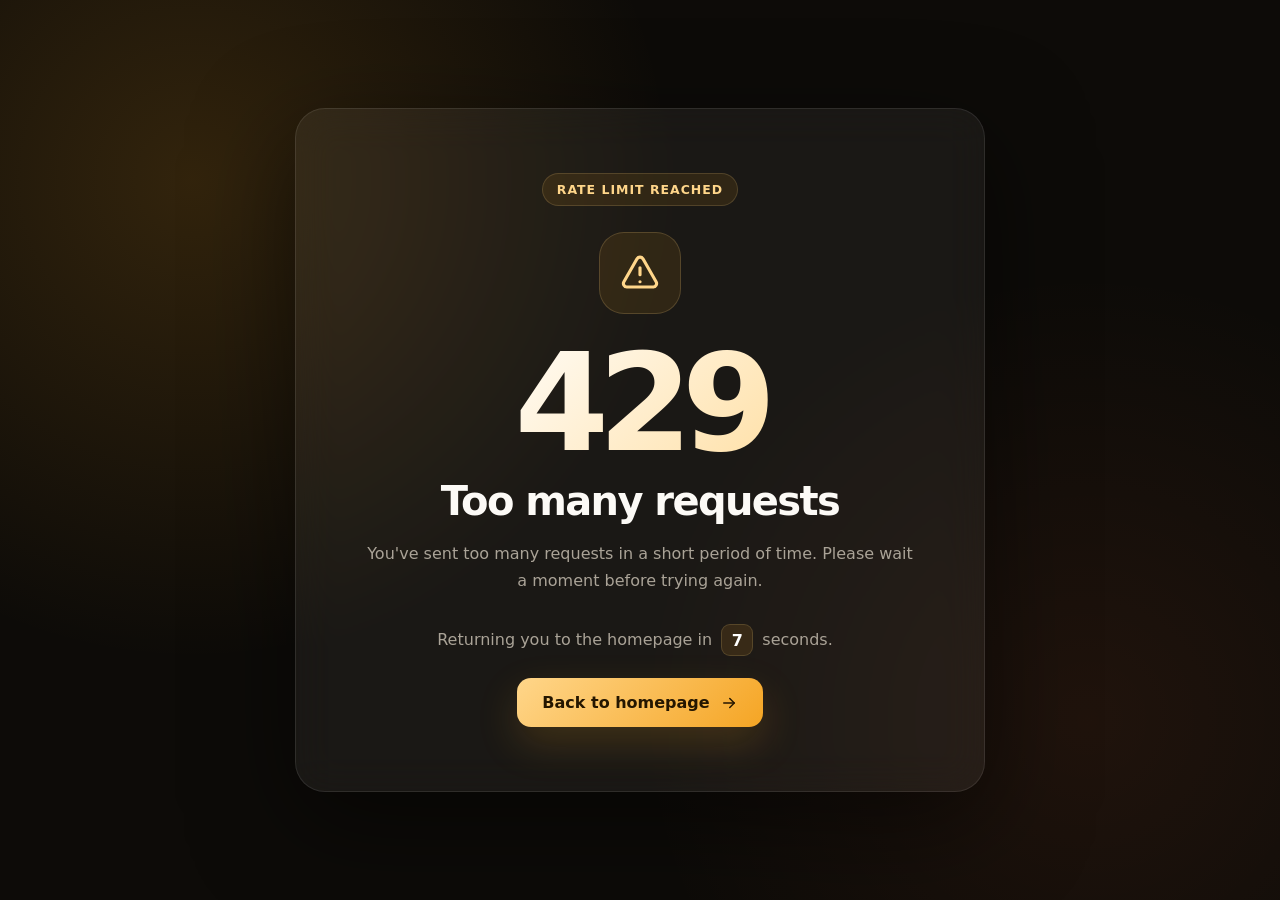
<file: 429.html>
<!DOCTYPE html>
<html lang="en">
<head>
    <meta charset="UTF-8">
    <meta name="viewport" content="width=device-width, initial-scale=1.0">
    <meta name="robots" content="noindex, nofollow">
    <title>429 — Too Many Requests</title>

    <style>
        :root {
            --bg: #0d0b08;
            --surface: rgba(255,255,255,.055);
            --border: rgba(255,255,255,.09);
            --text: #fcfaf6;
            --muted: #aaa397;
            --accent: #f5a524;
            --accent-light: #ffd68a;
        }

        * { box-sizing: border-box; margin: 0; padding: 0; }

        body {
            min-height: 100vh;
            min-height: 100dvh;
            display: grid;
            place-items: center;
            padding: 24px;
            overflow: hidden;
            color: var(--text);
            font-family: Inter, ui-sans-serif, system-ui, -apple-system,
                BlinkMacSystemFont, "Segoe UI", sans-serif;
            background:
                radial-gradient(circle at 15% 20%, rgba(245,165,36,.16), transparent 30rem),
                radial-gradient(circle at 85% 80%, rgba(255,115,60,.08), transparent 28rem),
                var(--bg);
        }

        .card {
            width: min(100%, 690px);
            padding: clamp(32px, 7vw, 64px);
            text-align: center;
            background: var(--surface);
            border: 1px solid var(--border);
            border-radius: 30px;
            box-shadow: 0 30px 100px rgba(0,0,0,.5);
            backdrop-filter: blur(20px);
            animation: reveal .8s cubic-bezier(.2,.8,.2,1) both;
        }

        .badge {
            display: inline-flex;
            align-items: center;
            gap: 8px;
            margin-bottom: 26px;
            padding: 8px 14px;
            color: var(--accent-light);
            font-size: .78rem;
            font-weight: 700;
            letter-spacing: .08em;
            text-transform: uppercase;
            background: rgba(245,165,36,.1);
            border: 1px solid rgba(255,214,138,.16);
            border-radius: 999px;
        }

        .icon {
            display: grid;
            place-items: center;
            width: 82px;
            height: 82px;
            margin: 0 auto 28px;
            color: var(--accent-light);
            background: rgba(245,165,36,.1);
            border: 1px solid rgba(255,214,138,.18);
            border-radius: 25px;
            animation: warning 2.5s ease-in-out infinite;
        }

        .icon svg { width: 42px; height: 42px; }

        .code {
            margin-bottom: 14px;
            font-size: clamp(4.5rem, 15vw, 8.5rem);
            font-weight: 850;
            line-height: .9;
            letter-spacing: -.08em;
            background: linear-gradient(135deg, #fff 15%, var(--accent-light));
            -webkit-background-clip: text;
            background-clip: text;
            color: transparent;
        }

        h1 {
            margin-bottom: 16px;
            font-size: clamp(1.7rem, 5vw, 2.5rem);
            letter-spacing: -.04em;
        }

        p {
            max-width: 550px;
            margin: auto;
            color: var(--muted);
            line-height: 1.7;
        }

        .countdown-text { margin: 30px 0 22px; }

        .countdown {
            display: inline-flex;
            justify-content: center;
            align-items: center;
            min-width: 32px;
            height: 32px;
            margin: 0 4px;
            color: #fff;
            font-weight: 700;
            background: rgba(245,165,36,.12);
            border: 1px solid rgba(255,214,138,.16);
            border-radius: 9px;
        }

        .button {
            display: inline-flex;
            align-items: center;
            gap: 10px;
            padding: 15px 25px;
            color: #241600;
            font-weight: 750;
            text-decoration: none;
            background: linear-gradient(135deg, var(--accent-light), var(--accent));
            border-radius: 14px;
            box-shadow: 0 16px 40px rgba(245,165,36,.18);
            transition: .25s ease;
        }

        .button:hover { transform: translateY(-2px); filter: brightness(1.05); }
        .button svg { width: 18px; height: 18px; }

        @keyframes reveal {
            from { opacity: 0; transform: translateY(20px) scale(.98); }
            to { opacity: 1; transform: none; }
        }

        @keyframes warning {
            0%,100% { transform: translateY(0); }
            50% { transform: translateY(-6px); }
        }

        @media (max-width: 520px) {
            body { padding: 16px; }
            .card { border-radius: 24px; }
        }

        @media (prefers-reduced-motion: reduce) {
            * { animation-duration: .01ms !important; animation-iteration-count: 1 !important; }
        }
    </style>
</head>

<body>
    <main class="card">
        <div class="badge">Rate limit reached</div>

        <div class="icon">
            <svg viewBox="0 0 24 24" fill="none" stroke="currentColor"
                stroke-width="1.8" stroke-linecap="round" stroke-linejoin="round">
                <path d="M12 9v4"></path>
                <path d="M12 17h.01"></path>
                <path d="M10.3 3.9 2.8 17a2 2 0 0 0 1.7 3h15a2 2 0 0 0 1.7-3L13.7 3.9a2 2 0 0 0-3.4 0Z"></path>
            </svg>
        </div>

        <div class="code">429</div>

        <h1>Too many requests</h1>

        <p>
            You've sent too many requests in a short period of time.
            Please wait a moment before trying again.
        </p>

        <p class="countdown-text">
            Returning you to the homepage in
            <span class="countdown" id="countdown">8</span>
            seconds.
        </p>

        <a href="/" class="button">
            Back to homepage
            <svg viewBox="0 0 24 24" fill="none" stroke="currentColor"
                stroke-width="2" stroke-linecap="round" stroke-linejoin="round">
                <path d="M5 12h14"></path>
                <path d="m13 6 6 6-6 6"></path>
            </svg>
        </a>
    </main>

    <script>
        (() => {
            let remaining = 8;
            const countdown = document.getElementById("countdown");

            const timer = setInterval(() => {
                remaining--;
                countdown.textContent = remaining;

                if (remaining <= 0) {
                    clearInterval(timer);
                    window.location.href = "/";
                }
            }, 1000);
        })();
    </script>
</body>
</html>
</file>
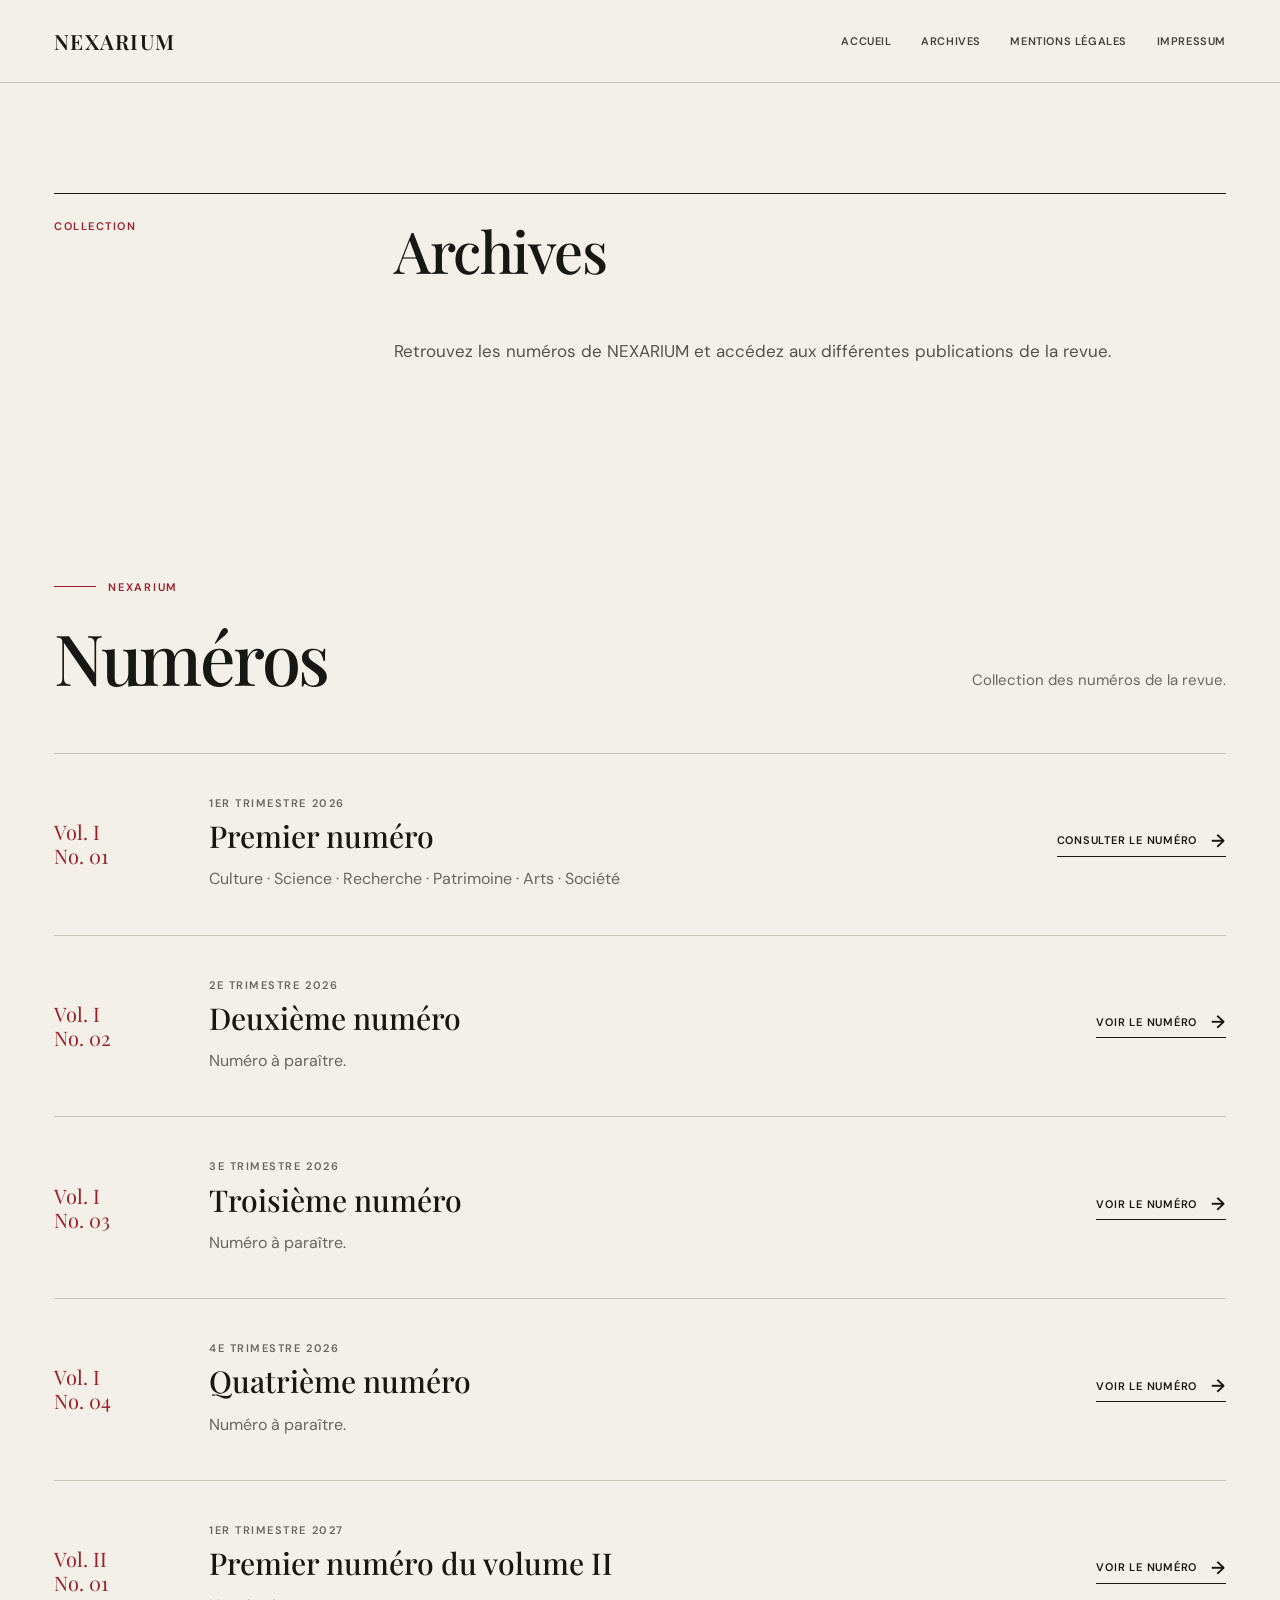
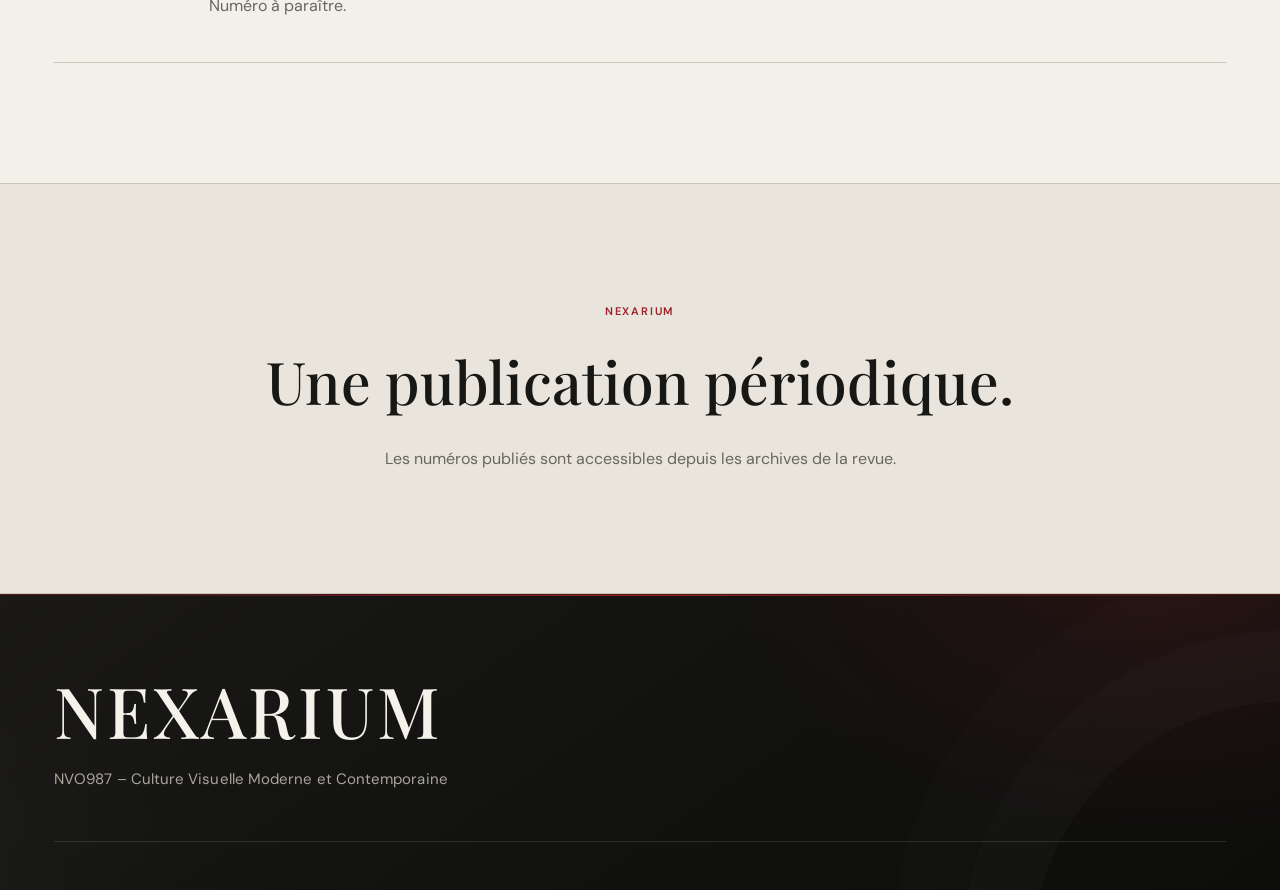
<file: archives.html>
<!DOCTYPE html>
<html lang="fr">

<head>
    <meta charset="UTF-8">
    <meta name="viewport" content="width=device-width, initial-scale=1.0">
    <meta http-equiv="X-UA-Compatible" content="IE=edge">

    <title>Archives — NEXARIUM</title>

    <meta name="description" content="Archives des numéros de NEXARIUM, revue trimestrielle en ligne.">
    <meta name="author" content="NVO987 – Culture Visuelle Moderne et Contemporaine">
    <meta name="robots" content="index, follow, max-image-preview:large, max-snippet:-1, max-video-preview:-1">
    <meta name="language" content="fr">
    <meta name="theme-color" content="#171714">

    <link rel="canonical" href="https://nexarium.nvo987.fr/archives.html">
    <link rel="stylesheet" href="/style.css">

    <link rel="icon" type="image/png" sizes="16x16" href="/favicon-16x16.png">
    <link rel="icon" type="image/png" sizes="32x32" href="/favicon-32x32.png">
    <link rel="icon" type="image/png" sizes="96x96" href="/favicon-96x96.png">
    <link rel="apple-touch-icon" sizes="180x180" href="/apple-icon-180x180.png">
    <link rel="manifest" href="/manifest.json">

    <meta property="og:type" content="website">
    <meta property="og:site_name" content="NEXARIUM">
    <meta property="og:title" content="Archives — NEXARIUM">
    <meta property="og:description" content="Archives des numéros de NEXARIUM, revue trimestrielle en ligne.">
    <meta property="og:url" content="https://nexarium.nvo987.fr/archives.html">
    <meta property="og:locale" content="fr_FR">
    <meta property="og:image" content="https://nexarium.nvo987.fr/og-image.jpg">
    <meta property="og:image:width" content="1200">
    <meta property="og:image:height" content="630">
    <meta property="og:image:alt" content="NEXARIUM — Archives">

    <meta name="twitter:card" content="summary_large_image">
    <meta name="twitter:title" content="Archives — NEXARIUM">
    <meta name="twitter:description" content="Archives des numéros de NEXARIUM, revue trimestrielle en ligne.">
    <meta name="twitter:image" content="https://nexarium.nvo987.fr/og-image.jpg">
    <meta name="twitter:image:alt" content="NEXARIUM — Archives">

    <script type="application/ld+json">
{
  "@context": "https://schema.org",
  "@graph": [
    {
      "@type": "ProfilePage",
      "@id": "https://nvo987.us/about.html#profilepage",
      "url": "https://nvo987.us/about.html",
      "mainEntity": {
        "@id": "https://nvo987.us/#person"
      }
    },
    {
      "@type": "Person",
      "@id": "https://nvo987.us/#person",
      "name": "Nicholas Van-Orton",
      "image": "https://nvo987.us/images/nicholas-van-orton.jpg",
      "jobTitle": "Independent researcher, founder of NVO987 Association",
      "url": "https://nvo987.us",
      "sameAs": [
        "https://nvo987.us",
        "https://www.nvo987.us",
        "https://art.nvo987.us",
        "https://bluesky.nvo987.us",
        "https://books.nvo987.us/",
        "https://video.nvo987.us",
        "https://sha256.nvo987.us",
        "https://sha3.nvo987.us",
        "https://person.nvo987.us",
        "https://rss.nvo987.us",
        "https://ipfs.nvo987.us",
        "https://software.nvo987.us",
        "https://archive.nvo987.us",
        "https://identity.nvo987.us",
        "https://sha512.nvo987.us",
        "https://sha.nvo987.us",
        "https://orcid.nvo987.us",
        "https://json.nvo987.us",
        "https://uuid.nvo987.us",
        "https://social.media.fr",
        "https://sha1.nvo987.us",
        "https://blake.nvo987.us",
        "https://keccak.nvo987.us",
        "https://favicon.nvo987.us",
        "https://qr.nvo987.us", 
        "https://delaunaycolor.us",
        "https://culture.org.im", 
        "https://paris.org.im/", 
        "https://kellycode.us",
        "https://identity.ai.in",
        "https://nexarium.us",
        "https://delaunaybook.eu", 
        "https://social-exclusion-of-children.eu", 
        "https://delaunaybook.us"
      ],
      "brand": {
        "@type": "Brand",
        "name": "NVO987",
        "description": "NVO987 is a multidisciplinary artistic and cultural initiative exploring the intersections of visual culture and art history."
      },
      "memberOf": {
        "@id": "https://nvo987.fr/#organization"
      },
      "affiliation": [
        {
          "@id": "https://nvo987.fr/#organization"
        },
        {
          "@id": "https://delaunaybook.eu/#organization"
        },
        {
       "@id": "https://nexarium.us/#organization"
        },
        {
       "@id": "https://startup-layer.nvo987.us/#organization"
        },
        {
          "@id": "https://books.nvo987.us/#bookstore"
        }
      ],
      "identifier": [
        {
          "@type": "PropertyValue",
          "propertyID": "ORCID",
          "value": "https://orcid.org/0009-0007-4628-1871"
        },
        {
          "@type": "PropertyValue",
          "propertyID": "ISNI",
          "value": "0000000529640885"
        }
      ],
      "subjectOf": [
        {
          "@id": "https://doi.org/10.17613/QS22F-VA721"
        },
        {
          "@id": "https://doi.org/10.17613/XT6VK-HJV23"
        },
        {
          "@id": "https://doi.org/10.17605/OSF.IO/TRFKG"
        },
        {
          "@id": "https://doi.org/10.5281/ZENODO.22347668"
        },
        {
        "@id": "https://doi.org/10.17613/gyqwq-x7631"
        },
        {
          "@id": "https://doi.org/10.5281/ZENODO.22204421"
        },
        {
          "@id": "https://doi.org/10.17605/OSF.IO/AVZC9"
        },
        {
        "@id": "https://doi.org/10.17613/b061h-1a275"
        },
        {
          "@id": "https://doi.org/10.5281/ZENODO.22029825"
        },
        {
          "@id": "https://doi.org/10.17605/OSF.IO/WZB5A"
        },
        {
          "@id": "https://doi.org/10.17613/802RD-BJR69"
        },
        {
          "@id": "https://doi.org/10.17613/Q8WEV-1CV44"
        },
        {
          "@id": "https://doi.org/10.17613/zarwd-m2r73"
        },
        {
          "@id": "https://doi.org/10.17613/y22fc-g0f98"
        },
        {
          "@id": "https://doi.org/10.17605/OSF.IO/9JVPd"
        },
        {
          "@id": "https://doi.org/10.17605/OSF.IO/CDEKP"
        },
        {
          "@id": "https://doi.org/10.2139/ssrn.6131506"
        }
      ]
    },
    {
      "@type": "Organization",
      "@id": "https://nvo987.fr/#organization",
      "name": "NVO987 – Culture Visuelle Moderne et Contemporaine",
      "alternateName": [
        "NVO987 Association",
        "NVO987 – Culture Visuelle Moderne et Contemporaine"
      ],
      "url": "https://nvo987.fr",
      "image": {
        "@id": "https://nvo987.fr/images/logo.jpg#image"
      },
      "description": "NVO987 – Modern and Contemporary Visual Culture is a cultural and research association founded in France by Nicholas Van-Orton. It is dedicated to the study of modern and contemporary visual culture, artistic practices, cultural studies, and the relationships between creation, research, and society.\n\nThe association develops interdisciplinary research at the intersection of art history, cultural studies, the sciences of perception, the analysis of visual media, and contemporary digital technologies. Particular attention is paid to color, visual perception, image generation systems, and the interactions between contemporary art and artificial intelligence.\n\nIts activities include research, documentation, archiving, data structuring, publication, and the dissemination of knowledge through conferences, professional meetings, workshops, exhibitions, screenings, residencies, educational programs, and other forms of cultural mediation.\n\nThe association promotes collaborations between artists, researchers, cultural institutions, educational actors, and audiences interested in contemporary transformations of the image, media, and digital culture.",
      "email": "contact@nvo987.fr",
      "telephone": "+36702674440",
      "contactPoint": {
        "@type": "ContactPoint",
        "email": "contact@nvo987.fr",
        "telephone": "+36702674440"
      },
      "identifier": [
        {
          "@type": "PropertyValue",
          "propertyID": "ISNI",
          "value": "0000000530813464"
        },
        {
          "@type": "PropertyValue",
          "propertyID": "SIREN",
          "value": "102148160"
        },
        {
          "@type": "PropertyValue",
          "propertyID": "SIRET",
          "value": "10214816000017"
        },
        {
          "@type": "PropertyValue",
          "propertyID": "ISSN",
          "value": "3131-3744"
        },
        {
          "@type": "PropertyValue",
          "propertyID": "ISSN",
          "value": "3131-3272"
        },
        {
          "@type": "PropertyValue",
          "propertyID": "ISSN",
          "value": "3131-3213"
        }
      ],
      "sameAs": [
        "https://nvo987.substack.com/",
        "https://musees.nvo987.eu/",
        "https://nvo987.eu/",
        "https://civilisation-layer.nvo987.fr/",
        "https://institution-layer.nvo987.fr/",
        "https://litterature-fr.nvo987.eu/",
        "https://peintres-fr.nvo987.eu/", 
        "https://unesco-fr.nvo987.eu/",
        "https://mcp.nvo987.fr/",
        "https://benevoles.nvo987.fr/", 
        "https://images.nvo987.fr/",
        "https://valoriax.nvo987.fr/", 
        "https://nexarium.nvo987.fr/",
        "https://education.nvo987.fr/", 
        "https://droitsdelenfant.nvo987.fr/",
        "https://recherche.nvo987.fr/", 
        "https://cir.nvo987.fr/",
        "https://benevoles.nvo987.fr/", 
        "https://archives.nvo987.fr/", 
        "https://nvo987.ai.in/", 
        "https://did.ai.in/", 
        "https://identity.ai.in/",
        "https://web3.internet.in/",
        "https://nvo987.in/",
        "https://childcolor.eu/",
        "https://startup.com.im/",
        "https://paris.org.in/",
        "https://www.openstreetmap.org/node/1409757849"
      ],
      "foundingDate": "2026",
      "address": {
        "@type": "PostalAddress",
        "streetAddress": "44 Rue Pasquier",
        "postalCode": "75008",
        "addressLocality": "Paris",
        "addressCountry": "FR"
      },
      "location": {
        "@type": "Place",
        "geo": {
          "@type": "GeoCoordinates",
          "latitude": 48.8748353,
          "longitude": 2.3240104
        }
      },
      "founder": {
        "@id": "https://nvo987.us/#person"
      }
    },
    {
  "@type": "Organization",
  "@id": "https://delaunaybook.eu/#organization",
  "name": "Delaunay Book – Independent Publisher",
  "alternateName": [
    "Delaunay Book",
    "Independent Publisher"
  ],
  "url": "https://delaunaybook.eu/",
  "image": {
    "@id": "https://delaunaybook.eu/images/independent.jpg#image"
  },
  "logo": {
    "@id": "https://delaunaybook.eu/images/logo.jpg#image"
  },
  "description": "Independent publishing initiative associated with Nicholas Van-Orton, focused on research-based books, scholarly publications, art history, visual culture, and interdisciplinary cultural research.",
  "email": "contact@delaunaybook.eu",
  "telephone": "+36702674440",
  "contactPoint": {
    "@type": "ContactPoint",
    "email": "contact@delaunaybook.eu",
    "telephone": "+36702674440"
  },
  "foundingDate": "2026",
  "founder": {
    "@id": "https://nvo987.us/#person"
  },
  "member": {
    "@id": "https://nvo987.us/#person"
  }
},
  {
  "@type": "Organization",
  "@id": "https://nexarium.us/#organization",
  "name": "NEXARIUM – Open Decentralized Web Infrastructure",
  "alternateName": "NEXARIUM",
  "url": "https://nexarium.us",
  "image": "https://www.nexarium.us/images/nexarium.jpg",
  "logo": "https://www.nexarium.us/images/nexarium.jpg",
  "description": "NEXARIUM is an open and decentralized web infrastructure for the structured management and long-term preservation of knowledge, scientific and cultural content, and digital heritage. Its infrastructure is built on digital identity, semantic knowledge systems, decentralized publishing, interoperability, and digital preservation. Its goal is to provide a durable, interconnected, and open digital environment in which information remains accessible and interpretable over the long term.",
  "email": "contact@nexarium.us",
  "telephone": "+36702674440",
  "contactPoint": {
    "@type": "ContactPoint",
    "email": "contact@nexarium.us",
    "telephone": "+36702674440"
  },
  "foundingDate": "2026",
  "founder": {
    "@id": "https://nvo987.us/#person"
  },
  "member": {
    "@id": "https://nvo987.us/#person"
  }
},
{
  "@type": "JobPosting",
  "title": "Pédagogue bénévole",
  "description": "Nous recherchons un pédagogue bénévole à Paris. La personne recherchée doit posséder une formation dans le domaine de la pédagogie, un diplôme de niveau bachelor en pédagogie, une expérience professionnelle d’au moins 24 mois auprès d’enfants et d’excellentes compétences en communication. Il s’agit d’une activité bénévole non rémunérée. La rémunération est de 0 EUR.",
  "datePosted": "2026-11-01",
  "validThrough": "2029-09-16T23:59:59+02:00",
  "employmentType": "VOLUNTEER",
  "hiringOrganization": {
  "@id": "https://nexarium.us/#organization"
 },
  "jobLocation": {
    "@type": "Place",
    "address": {
      "@type": "PostalAddress",
      "addressLocality": "Paris",
      "addressCountry": "FR"
    }
  },
  "baseSalary": {
    "@type": "MonetaryAmount",
    "currency": "EUR",
    "value": {
      "@type": "QuantitativeValue",
      "value": 0,
      "unitText": "YEAR"
    }
  },
  "educationRequirements": {
    "@type": "EducationalOccupationalCredential",
    "credentialCategory": "bachelor degree"
  },
  "experienceRequirements": {
    "@type": "OccupationalExperienceRequirements",
    "monthsOfExperience": 24
  },
  "skills": "Excellentes compétences en communication.",
  "url": "https://nexarium.us/"
}, 
{
      "@type": "BookStore",
      "@id": "https://books.nvo987.us/#bookstore",
      "name": "NVO987 - Bookstore",
      "url": "https://books.nvo987.us/",
      "description": "NVO987 Bookstore — a book platform presenting books and publications emerging from research, documentation, and cultural memory.",
      "telephone": "+36702674440",
      "image": {
        "@id": "https://books.nvo987.us/images/bookstore.jpg#image"
      },
      "priceRange": "€",
      "founder": {
        "@id": "https://nvo987.us/#person"
      },
      "owner": {
        "@id": "https://nvo987.us/#person"
      }
    },
    {
  "@type": "Organization",
  "@id": "https://startup-layer.nvo987.us/#organization",
  "name": "Nexarium Verify Mail - Startup ",
  "url": "https://startup-layer.nvo987.us",
  "description": "Nexarium Verify Mail — Email checking and validation software solution and service.",
  "telephone": "+36702674440",
  "logo": {
    "@type": "ImageObject",
    "@id": "https://startup-layer.nvo987.us/images/logo.jpg#image",
    "url": "https://startup-layer.nvo987.us/images/logo.jpg",
    "contentUrl": "https://startup-layer.nvo987.us/images/logo.jpg"
  },
  "image": {
    "@id": "https://startup-layer.nvo987.us/images/logo.jpg#image"
  },
  "founder": {
    "@id": "https://nvo987.us/#person"
  },
  "owner": {
    "@id": "https://nvo987.us/#person"
  }
},
{
  "@type": "ImageObject",
  "@id": "https://startup-layer.nvo987.us/images/logo.jpg#image",
  "contentUrl": "https://startup-layer.nvo987.us/images/logo.jpg",
  "url": "https://startup-layer.nvo987.us/images/logo.jpg",
  "license": "https://nvo987.us/mentions-legales.html",
  "acquireLicensePage": "https://nvo987.us/legal-information.html",
  "creditText": "Nexarium Verify Mail",
  "copyrightNotice": "Nexarium Verify Mail",
  "creator": {
    "@id": "https://startup-layer.nvo987.us/#organization"
  }
},
{
      "@type": "ImageObject",
      "@id": "https://nvo987.fr/images/logo.jpg#image",
      "contentUrl": "https://nvo987.fr/images/logo.jpg",
      "url": "https://nvo987.fr/images/logo.jpg",
      "license": "https://nvo987.fr/mentions-legales.html",
      "acquireLicensePage": "https://nvo987.fr/mentions-legales.html",
      "creditText": "NVO987 – Culture Visuelle Moderne et Contemporaine",
      "creator": {
        "@id": "https://nvo987.fr/#organization"
      },
      "copyrightNotice": "NVO987 – Culture Visuelle Moderne et Contemporaine"
    },
    {
  "@type": "ImageObject",
  "@id": "https://www.nexarium.us/images/nexarium.jpg#image",
  "contentUrl": "https://www.nexarium.us/images/nexarium.jpg",
  "url": "https://www.nexarium.us/images/nexarium.jpg",
  "license": "https://nvo987.fr/mentions-legales.html",
  "acquireLicensePage": "https://nvo987.fr/mentions-legales.html",
  "creditText": "Nicholas Van-Orton",
  "creator": {
    "@id": "https://nvo987.us/#person"
  },
  "copyrightNotice": "Nicholas Van-Orton"
},
{
      "@type": "ImageObject",
      "@id": "https://books.nvo987.us/images/bookstore.jpg#image",
      "contentUrl": "https://books.nvo987.us/images/bookstore.jpg",
      "url": "https://books.nvo987.us/images/bookstore.jpg",
      "creator": {
        "@id": "https://nvo987.us/#person"
      },
      "copyrightNotice": "Nicholas Van-Orton",
      "creditText": "Nicholas Van-Orton",
      "license": "https://nvo987.us/legal-information.html",
      "acquireLicensePage": "https://nvo987.us/legal-information.html"
    },
    {
  "@type": "ImageObject",
  "@id": "https://www.nexarium.us/images/logo.jpg#logo",
  "contentUrl": "https://www.nexarium.us/images/logo.jpg",
  "url": "https://www.nexarium.us/images/logo.jpg",
  "license": "https://nvo987.fr/mentions-legales.html",
  "acquireLicensePage": "https://nvo987.fr/mentions-legales.html",
  "creditText": "Nicholas Van-Orton",
  "creator": {
    "@id": "https://nvo987.us/#person"
  },
  "copyrightNotice": "Nicholas Van-Orton"
},
{
  "@type": "ImageObject",
  "@id": "https://books.nvo987.us/images/logo.jpg#image",
  "contentUrl": "https://books.nvo987.us/images/logo.jpg",
  "url": "https://books.nvo987.us/images/logo.jpg",
  "creator": {
    "@id": "https://nvo987.us/#person"
  },
  "copyrightNotice": "Nicholas Van-Orton",
  "creditText": "Nicholas Van-Orton",
  "license": "https://nvo987.us/legal-information.html",
  "acquireLicensePage": "https://nvo987.us/legal-information.html"
},
{
  "@type": "ImageObject",
  "@id": "https://delaunaybook.eu/images/independent.jpg#image",
  "contentUrl": "https://delaunaybook.eu/images/independent.jpg",
  "url": "https://delaunaybook.eu/images/independent.jpg",
  "creator": {
    "@id": "https://nvo987.us/#person"
  },
  "copyrightNotice": "Nicholas Van-Orton",
  "creditText": "Nicholas Van-Orton",
  "license": "https://nvo987.us/legal-information.html",
  "acquireLicensePage": "https://nvo987.us/legal-information.html"
},
{
  "@type": "ImageObject",
  "@id": "https://delaunaybook.eu/images/logo.jpg#image",
  "contentUrl": "https://delaunaybook.eu/images/logo.jpg",
  "url": "https://delaunaybook.eu/images/logo.jpg",
  "creator": {
    "@id": "https://nvo987.us/#person"
  },
  "copyrightNotice": "Nicholas Van-Orton",
  "creditText": "Nicholas Van-Orton",
  "license": "https://nvo987.us/legal-information.html",
  "acquireLicensePage": "https://nvo987.us/legal-information.html"
},
{
      "@type": "Dataset",
      "@id": "https://identity.nvo987.us/dataset/#dataset",
      "name": "NVO987 Decentralized Identity Dataset",
      "description": "A machine-readable identity, verification, and cryptographic dataset associated with Nicholas Van-Orton and NVO987.",
      "url": "https://identity.nvo987.us/dataset/",
      "identifier": [
       "https://identity.nvo987.us/dataset/",
       "did:web:identity.nvo987.us"
      ],
      "sameAs": [
        "https://identity.nvo987.us/.well-known/did.json"
      ],
      "keywords": [
        "Decentralized Identity",
        "DID Document",
        "W3C DID",
        "Ed25519",
        "Secp256k1",
        "Cryptography",
        "Nicholas Van-Orton",
        "NVO987"
      ],
      "license": "https://creativecommons.org/licenses/by/4.0/",
      "isAccessibleForFree": true,
      "inLanguage": "en",
      "creator": {
        "@id": "https://nvo987.us/#person"
      },
      "publisher": {
        "@id": "https://nvo987.fr/#organization"
      },
      "distribution": [
        {
          "@type": "DataDownload",
          "name": "W3C DID Document (JSON)",
          "encodingFormat": "application/json",
          "contentUrl": "https://identity.nvo987.us/.well-known/did.json"
        },
        {
          "@type": "DataDownload",
          "name": "SHA-256 Hash Verification File",
          "encodingFormat": "text/plain",
          "contentUrl": "https://identity.nvo987.us/sha-256-did.txt"
        },
        {
          "@type": "DataDownload",
          "name": "Ed25519 Public Verification Key (PEM)",
          "encodingFormat": "application/x-pem-file",
          "contentUrl": "https://identity.nvo987.us/public-key.pem"
        }
      ]
     }, 
     {
  "@type": "BreadcrumbList",
      "@id": "https://nvo987.us/about.html#breadcrumb",
      "itemListElement": [
        {
          "@type": "ListItem",
          "position": 1,
          "name": "Home",
          "item": "https://nvo987.us"
        },
        {
          "@type": "ListItem",
          "position": 2,
          "name": "About & Profile",
          "item": "https://nvo987.us/about.html"
        }
      ]
    },
    {
      "@type": "Person",
      "@id": "https://nvo987.us/#person",
      "name": "Nicholas Van-Orton",
      "image": "https://nvo987.us/images/nicholas-van-orton.jpg",
      "jobTitle": "Independent researcher, founder of NVO987 Association",
      "url": "https://nvo987.us",
      "sameAs": [
        "https://nvo987.us",
        "https://art.nvo987.us",
        "https://video.nvo987.us",
        "https://orcid.nvo987.us"
      ],
      "affiliation": [
        { "@id": "https://nvo987.fr/#organization" }
      ]
    },
    {
  "@type": "DiscussionForumPosting",
  "@id": "https://substack.com/chat/group/b39be242-03df-48cc-ad6a-7ebb6f49cdf1/post/b7fae6ec-6612-426f-b895-226897c0873c#discussion",
  "mainEntityOfPage": "https://substack.com/chat/group/b39be242-03df-48cc-ad6a-7ebb6f49cdf1/post/b7fae6ec-6612-426f-b895-226897c0873c",
  "headline": "Bienvenue dans le Chat NVO987",
  "text": "Bienvenue dans le Chat NVO987. Cet espace a été créé pour les discussions liées à la communauté de l’association NVO987 – Culture Visuelle Moderne et Contemporaine. Ses thèmes comprennent la culture visuelle, l’art moderne et contemporain, l’histoire de l’art, la recherche, les livres, les publications, le patrimoine numérique et les projets culturels qui y sont liés. Les membres peuvent partager des questions, des idées, des références, des notes de recherche et des discussions liées à ces sujets. Le Chat NVO987 fait partie de NEXARIUM – Open Decentralized Web Infrastructure.",
  "image": "https://nvo987.us/images/substack.jpg",
  "url": "https://substack.com/chat/group/b39be242-03df-48cc-ad6a-7ebb6f49cdf1/post/b7fae6ec-6612-426f-b895-226897c0873c",
  "author": {
    "@type": "Person",
    "@id": "https://nvo987.us/#person",
    "name": "Nicholas Van-Orton",
    "url": "https://nvo987.us/about.html",
    "agentInteractionStatistic": {
      "@type": "InteractionCounter",
      "interactionType": "https://schema.org/WriteAction",
      "userInteractionCount": 1
    }
  },
  "datePublished": "2026-09-19T11:06:00+02:00",
  "interactionStatistic": {
    "@type": "InteractionCounter",
    "interactionType": "https://schema.org/CommentAction",
    "userInteractionCount": 0
  },
  "commentCount": 0,
  "isPartOf": {
    "@type": "WebPage",
    "@id": "https://substack.com/chat/group/b39be242-03df-48cc-ad6a-7ebb6f49cdf1#webpage",
    "url": "https://substack.com/chat/group/b39be242-03df-48cc-ad6a-7ebb6f49cdf1",
    "name": "NVO987 Chat"
  }
},
{
      "@type": "ScholarlyArticle",
      "@id": "https://doi.org/10.17613/QS22F-VA721",
      "name": "Color as a Generative Principle in the Work of Sonia Delaunay - Art historical research – Research summary",
      "headline": "Color as a Generative Principle in the Work of Sonia Delaunay - Art historical research – Research summary",
      "image": "https://nvo987.us/images/nicholas-van-orton.jpg",
      "url": "https://doi.org/10.17613/QS22F-VA721",
      "author": {
        "@id": "https://nvo987.us/#person"
      },
      "publisher": {
        "@id": "https://delaunaybook.eu/#organization"
      },
      "keywords": [
        "Color perception",
        "Children",
        "Learning environments",
        "Pedagogical environments",
        "Generative artificial intelligence",
        "Visual environments",
        "Color variables",
        "Visual perception",
        "Educational design",
        "Generative image systems"
      ]
    },
    {
      "@type": "CreativeWork",
      "@id": "https://doi.org/10.17613/XT6VK-HJV23",
      "name": "NVO987 – Culture Visuelle Moderne et Contemporaine – Official Association Logo",
      "headline": "NVO987 – Culture Visuelle Moderne et Contemporaine – Official Association Logo",
      "image": "https://nvo987.us/images/nicholas-van-orton.jpg",
      "url": "https://doi.org/10.17613/XT6VK-HJV23",
      "creator": {
        "@id": "https://nvo987.us/#person"
      },
      "publisher": {
        "@id": "https://nvo987.fr/#organization"
      }
    },
    {
      "@type": "ScholarlyArticle",
      "@id": "https://doi.org/10.17605/OSF.IO/TRFKG",
      "name": "Civilizational Interpretive Ratio",
      "headline": "Civilizational Interpretive Ratio",
      "image": "https://nvo987.us/images/nicholas-van-orton.jpg",
      "url": "https://doi.org/10.17605/OSF.IO/TRFKG",
      "author": {
        "@id": "https://nvo987.us/#person"
      },
      "publisher": {
        "@id": "https://delaunaybook.eu/#organization"
      }
    },
    {
      "@type": "ScholarlyArticle",
      "@id": "https://doi.org/10.5281/ZENODO.22347668",
      "name": "Color as a Generative Principle in the Work of Sonia Delaunay",
      "headline": "Color as a Generative Principle in the Work of Sonia Delaunay",
      "image": "https://nvo987.us/images/nicholas-van-orton.jpg",
      "url": "https://doi.org/10.5281/ZENODO.22347668",
      "author": {
        "@id": "https://nvo987.us/#person"
      },
      "publisher": {
        "@id": "https://delaunaybook.eu/#organization"
      }
    },
    {
      "@type": "ScholarlyArticle",
      "@id": "https://doi.org/10.5281/ZENODO.22204421",
      "name": "Children's Color Acquisition Across Cultural Environments in the Age of Algorithms",
      "headline": "Children's Color Acquisition Across Cultural Environments in the Age of Algorithms",
      "image": "https://nvo987.us/images/nicholas-van-orton.jpg",
      "url": "https://doi.org/10.5281/ZENODO.22204421",
      "author": {
        "@id": "https://nvo987.us/#person"
      },
      "publisher": {
        "@id": "https://delaunaybook.eu/#organization"
      },
      "keywords": [
        "Color perception",
        "Children",
        "Learning environments",
        "Pedagogical environments",
        "Generative artificial intelligence",
        "Visual environments",
        "Color variables",
        "Visual perception",
        "Educational design",
        "Generative image systems"
      ]
    },
    {
      "@type": "ScholarlyArticle",
      "@id": "https://doi.org/10.17605/OSF.IO/AVZC9",
      "name": "Children’s Color Acquisition Across Cultural Environments in the Age of Algorithms",
      "headline": "Children’s Color Acquisition Across Cultural Environments in the Age of Algorithms",
      "image": "https://nvo987.us/images/nicholas-van-orton.jpg",
      "url": "https://doi.org/10.17605/OSF.IO/AVZC9",
      "author": {
        "@id": "https://nvo987.us/#person"
      },
      "publisher": {
        "@id": "https://delaunaybook.eu/#organization"
      },
      "keywords": [
        "Color perception",
        "Children",
        "Learning environments",
        "Pedagogical environments",
        "Generative artificial intelligence",
        "Visual environments",
        "Color variables",
        "Visual perception",
        "Educational design",
        "Generative image systems"
      ]
    },
    {
      "@type": "ScholarlyArticle",
      "@id": "https://doi.org/10.5281/ZENODO.22029825",
      "name": "The Role of Color in Pedagogical and Learning Environments and Children's Perception",
      "headline": "The Role of Color in Pedagogical and Learning Environments and Children's Perception",
      "image": "https://nvo987.us/images/nicholas-van-orton.jpg",
      "url": "https://doi.org/10.5281/ZENODO.22029825",
      "author": {
        "@id": "https://nvo987.us/#person"
      },
      "publisher": {
        "@id": "https://delaunaybook.eu/#organization"
      },
      "keywords": [
        "Color perception",
        "Children",
        "Learning environments",
        "Pedagogical environments",
        "Generative artificial intelligence",
        "Visual environments",
        "Color variables",
        "Visual perception",
        "Educational design",
        "Generative image systems"
      ]
    },
    {
      "@type": "ScholarlyArticle",
      "@id": "https://doi.org/10.17605/OSF.IO/WZB5A",
      "name": "The Role of Color in Pedagogical and Learning Environments and Children’s Perception",
      "headline": "The Role of Color in Pedagogical and Learning Environments and Children’s Perception",
      "image": "https://nvo987.us/images/nicholas-van-orton.jpg",
      "url": "https://doi.org/10.17605/OSF.IO/WZB5A",
      "author": {
        "@id": "https://nvo987.us/#person"
      },
      "publisher": {
        "@id": "https://delaunaybook.eu/#organization"
      },
      "keywords": [
        "Color perception",
        "Children",
        "Learning environments",
        "Pedagogical environments",
        "Generative artificial intelligence",
        "Visual environments",
        "Color variables",
        "Visual perception",
        "Educational design",
        "Generative image systems"
      ]
    },
    {
      "@type": "ScholarlyArticle",
      "@id": "https://doi.org/10.17613/802RD-BJR69",
      "name": "Color as a Generative Principle in the Work of Sonia Delaunay",
      "headline": "Color as a Generative Principle in the Work of Sonia Delaunay",
      "image": "https://nvo987.us/images/nicholas-van-orton.jpg",
      "url": "https://doi.org/10.17613/802RD-BJR69",
      "author": {
        "@id": "https://nvo987.us/#person"
      },
      "publisher": {
        "@id": "https://delaunaybook.eu/#organization"
      }
    },
    {
      "@type": "Book",
      "@id": "https://doi.org/10.17613/Q8WEV-1CV44",
      "name": "A szín mint generatív elv Sonia Delaunay életművében – EPUB kiadás",
      "headline": "A szín mint generatív elv Sonia Delaunay életművében – EPUB kiadás",
      "image": "https://nvo987.us/images/nicholas-van-orton.jpg",
      "url": "https://doi.org/10.17613/Q8WEV-1CV44",
      "author": {
        "@id": "https://nvo987.us/#person"
      },
      "publisher": {
        "@id": "https://delaunaybook.eu/#organization"
      }
    },
    {
      "@type": "Book",
      "@id": "https://doi.org/10.17613/zarwd-m2r73",
      "name": "A szín mint generatív elv Sonia Delaunay életművében",
      "headline": "A szín mint generatív elv Sonia Delaunay életművében",
      "image": "https://nvo987.us/images/nicholas-van-orton.jpg",
      "url": "https://doi.org/10.17613/zarwd-m2r73",
      "author": {
        "@id": "https://nvo987.us/#person"
      },
      "publisher": {
        "@id": "https://delaunaybook.eu/#organization"
      }
    },
    {
      "@type": "Book",
      "@id": "https://doi.org/10.17613/y22fc-g0f98",
      "name": "A szín mint generatív elv Sonia Delaunay életművében",
      "headline": "A szín mint generatív elv Sonia Delaunay életművében",
      "image": "https://nvo987.us/images/nicholas-van-orton.jpg",
      "url": "https://doi.org/10.17613/y22fc-g0f98",
      "author": {
        "@id": "https://nvo987.us/#person"
      },
      "publisher": {
        "@id": "https://delaunaybook.eu/#organization"
      }
    },
    {
      "@type": "ScholarlyArticle",
      "@id": "https://doi.org/10.17605/OSF.IO/9JVPd",
      "name": "Color as a Generative Principle in the Work of Sonia Delaunay: Research Project",
      "headline": "Color as a Generative Principle in the Work of Sonia Delaunay: Research Project",
      "image": "https://nvo987.us/images/nicholas-van-orton.jpg",
      "url": "https://doi.org/10.17605/OSF.IO/9JVPd",
      "author": {
        "@id": "https://nvo987.us/#person"
      },
      "publisher": {
        "@id": "https://delaunaybook.eu/#organization"
      }
    },
    {
      "@type": "ScholarlyArticle",
      "@id": "https://doi.org/10.17605/OSF.IO/CDEKP",
      "name": "Interdisciplinary Framework for Color Theory in Algorithmic Image Production",
      "headline": "Interdisciplinary Framework for Color Theory in Algorithmic Image Production",
      "image": "https://nvo987.us/images/nicholas-van-orton.jpg",
      "url": "https://doi.org/10.17605/OSF.IO/CDEKP",
      "author": {
        "@id": "https://nvo987.us/#person"
      },
      "publisher": {
        "@id": "https://delaunaybook.eu/#organization"
      },
      "keywords": [
        "Color perception",
        "Generative artificial intelligence",
        "Visual environments",
        "Color variables",
        "Visual perception",
        "Generative image systems"
      ]
    },
    {
      "@type": "ScholarlyArticle",
      "@id": "https://doi.org/10.2139/ssrn.6131506",
      "name": "Interdisciplinary Foundation Edition",
      "headline": "Interdisciplinary Foundation Edition",
      "image": "https://nvo987.us/images/nicholas-van-orton.jpg",
      "url": "https://doi.org/10.2139/ssrn.6131506",
      "author": {
        "@id": "https://nvo987.us/#person"
      },
      "publisher": {
        "@id": "https://delaunaybook.eu/#organization"
      }
    }
  ]
}
    </script>
    
</head> 


<body>

<header class="site-header">

    <div class="header-inner">

        <a href="index.html" class="brand">
            <span class="brand-name">NEXARIUM</span>
        </a>

        <nav class="main-nav">

            <a href="index.html">
                Accueil
            </a>

            <a href="archives.html" aria-current="page">
                Archives
            </a>

            <a href="https://nvo987.fr/mentions-legales.html">
                Mentions légales
            </a>

            <a href="impressum.html">
                Impressum
            </a>

        </nav>

    </div>

</header>


<main>


<section class="section">

    <div class="section-heading">

        <div class="section-number">
            COLLECTION
        </div>

        <h1 class="section-title">
            Archives
        </h1>

    </div>

    <div class="section-content">

        <p>
            Retrouvez les numéros de NEXARIUM et accédez
            aux différentes publications de la revue.
        </p>

    </div>

</section>



<section id="numeros">

    <div class="issues-header">

        <div>

            <div class="eyebrow">
                NEXARIUM
            </div>

            <h2>
                Numéros
            </h2>

        </div>

        <p>
            Collection des numéros de la revue.
        </p>

    </div>


    <div class="issues">


        <!-- NUMÉRO 01 -->

        <article class="issue">

            <div class="issue-number">
                Vol. I<br>
                No. 01
            </div>

            <div class="issue-info">

                <div class="date">
                    1er trimestre 2026
                </div>

                <h3>
                    Premier numéro
                </h3>

                <p>
                    Culture · Science · Recherche · Patrimoine ·
                    Arts · Société
                </p>

            </div>

            <a
                class="issue-link"
                href="/numero-01.html">
                Consulter le numéro
            </a>

        </article>



        <!-- NUMÉRO 02 -->

        <article class="issue">

            <div class="issue-number">
                Vol. I<br>
                No. 02
            </div>

            <div class="issue-info">

                <div class="date">
                    2e trimestre 2026
                </div>

                <h3>
                    Deuxième numéro
                </h3>

                <p>
                    Numéro à paraître.
                </p>

            </div>

            <a
                class="issue-link"
                href="/numero-02.html">
                Voir le numéro
            </a>

        </article>



        <!-- NUMÉRO 03 -->

        <article class="issue">

            <div class="issue-number">
                Vol. I<br>
                No. 03
            </div>

            <div class="issue-info">

                <div class="date">
                    3e trimestre 2026
                </div>

                <h3>
                    Troisième numéro
                </h3>

                <p>
                    Numéro à paraître.
                </p>

            </div>

            <a
                class="issue-link"
                href="/numero-03.html">
                Voir le numéro
            </a>

        </article>



        <!-- NUMÉRO 04 -->

        <article class="issue">

            <div class="issue-number">
                Vol. I<br>
                No. 04
            </div>

            <div class="issue-info">

                <div class="date">
                    4e trimestre 2026
                </div>

                <h3>
                    Quatrième numéro
                </h3>

                <p>
                    Numéro à paraître.
                </p>

            </div>

            <a
                class="issue-link"
                href="/numero-04.html">
                Voir le numéro
            </a>

        </article>



        <!-- NUMÉRO 05 -->

        <article class="issue">

            <div class="issue-number">
                Vol. II<br>
                No. 01
            </div>

            <div class="issue-info">

                <div class="date">
                    1er trimestre 2027
                </div>

                <h3>
                    Premier numéro du volume II
                </h3>

                <p>
                    Numéro à paraître.
                </p>

            </div>

            <a
                class="issue-link"
                href="/numero-05.html">
                Voir le numéro
            </a>

        </article>


    </div>

</section>



<section class="closing">

    <div class="closing-inner">

        <div class="closing-label">
            NEXARIUM
        </div>

        <h2>
            Une publication périodique.
        </h2>

        <p>
            Les numéros publiés sont accessibles depuis
            les archives de la revue.
        </p>

    </div>

</section>


</main>


<footer class="site-footer">

    <div class="footer-inner">

        <div class="footer-header">

            <div class="footer-brand">
                NEXARIUM
            </div>

            <div class="footer-organization">
                NVO987 – Culture Visuelle Moderne et Contemporaine
            </div>

        </div>

    </div>

</footer>


</body>

              </html>
</file>
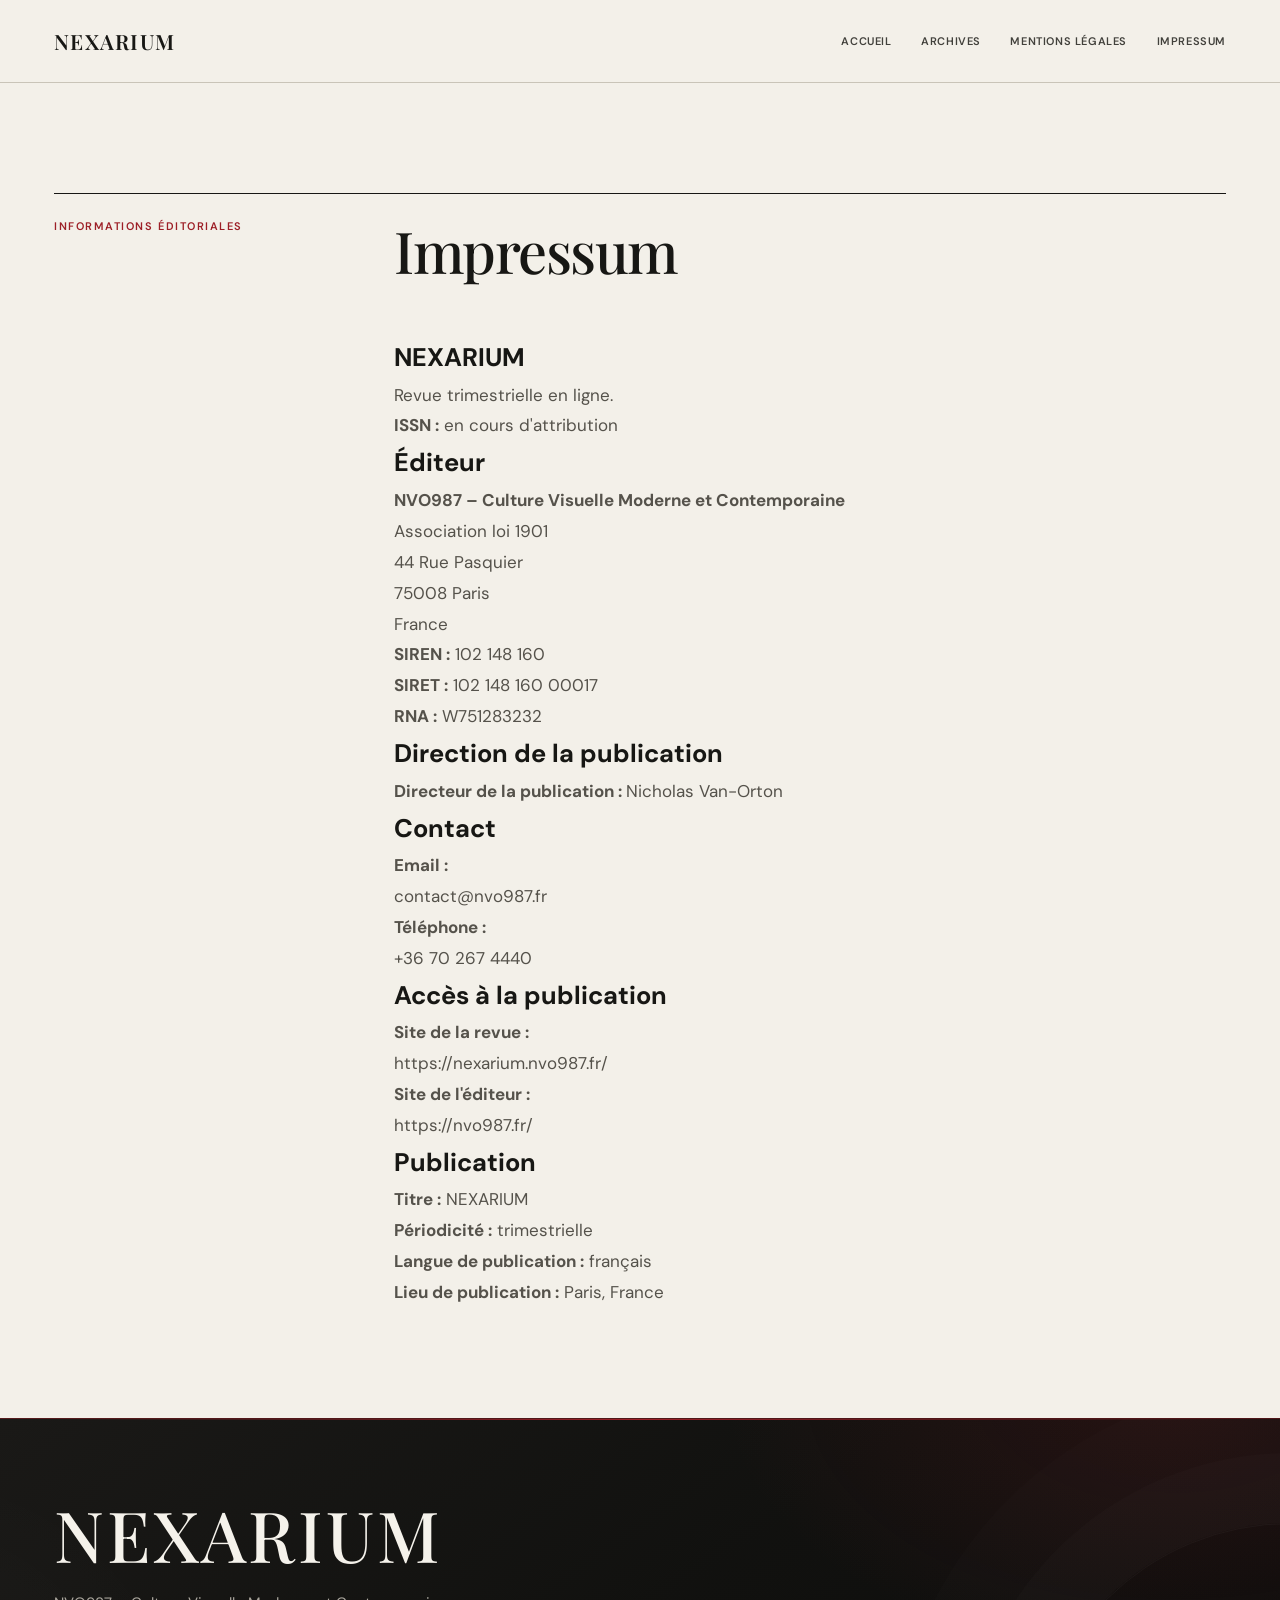
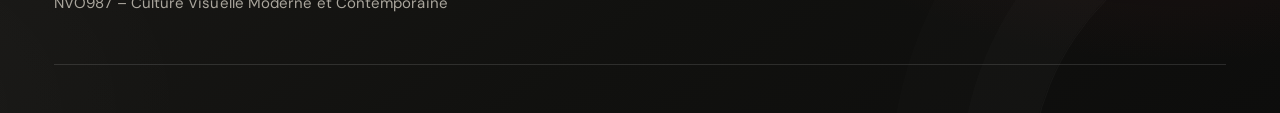
<file: impressum.html>
<!DOCTYPE html>
<html lang="fr">

<head>
    <meta charset="UTF-8">
    <meta name="viewport" content="width=device-width, initial-scale=1.0">
    <meta http-equiv="X-UA-Compatible" content="IE=edge">

    <title>Impressum | NEXARIUM | NVO987</title>

    <meta name="description" content="Informations éditoriales et légales de la revue NEXARIUM.">
    <meta name="author" content="NVO987 – Culture Visuelle Moderne et Contemporaine">
    <meta name="robots" content="index, follow, max-image-preview:large, max-snippet:-1, max-video-preview:-1">
    <meta name="language" content="fr">
    <meta name="theme-color" content="#171714">

    <link rel="canonical" href="https://nexarium.nvo987.fr/impressum.html">
    <link rel="stylesheet" href="/style.css">

    <link rel="icon" type="image/png" sizes="16x16" href="/favicon-16x16.png">
    <link rel="icon" type="image/png" sizes="32x32" href="/favicon-32x32.png">
    <link rel="icon" type="image/png" sizes="96x96" href="/favicon-96x96.png">
    <link rel="apple-touch-icon" sizes="180x180" href="/apple-icon-180x180.png">
    <link rel="manifest" href="/manifest.json">

    <meta property="og:type" content="website">
    <meta property="og:site_name" content="NEXARIUM">
    <meta property="og:title" content="Impressum — NEXARIUM">
    <meta property="og:description" content="Informations éditoriales et légales de la revue NEXARIUM.">
    <meta property="og:url" content="https://nexarium.nvo987.fr/impressum.html">
    <meta property="og:locale" content="fr_FR">
    <meta property="og:image" content="https://nexarium.nvo987.fr/og-image.jpg">
    <meta property="og:image:width" content="1200">
    <meta property="og:image:height" content="630">
    <meta property="og:image:alt" content="NEXARIUM — Impressum">

    <meta name="twitter:card" content="summary_large_image">
    <meta name="twitter:title" content="Impressum — NEXARIUM">
    <meta name="twitter:description" content="Informations éditoriales et légales de la revue NEXARIUM.">
    <meta name="twitter:image" content="https://nexarium.nvo987.fr/og-image.jpg">
    <meta name="twitter:image:alt" content="NEXARIUM — Impressum">

    <script type="application/ld+json">
{
  "@context": "https://schema.org",
  "@graph": [
    {
      "@type": "ProfilePage",
      "@id": "https://nvo987.us/about.html#profilepage",
      "url": "https://nvo987.us/about.html",
      "mainEntity": {
        "@id": "https://nvo987.us/#person"
      }
    },
    {
      "@type": "Person",
      "@id": "https://nvo987.us/#person",
      "name": "Nicholas Van-Orton",
      "image": "https://nvo987.us/images/nicholas-van-orton.jpg",
      "jobTitle": "Independent researcher, founder of NVO987 Association",
      "url": "https://nvo987.us",
      "sameAs": [
        "https://nvo987.us",
        "https://www.nvo987.us",
        "https://art.nvo987.us",
        "https://bluesky.nvo987.us",
        "https://books.nvo987.us/",
        "https://video.nvo987.us",
        "https://sha256.nvo987.us",
        "https://sha3.nvo987.us",
        "https://person.nvo987.us",
        "https://rss.nvo987.us",
        "https://ipfs.nvo987.us",
        "https://software.nvo987.us",
        "https://archive.nvo987.us",
        "https://identity.nvo987.us",
        "https://sha512.nvo987.us",
        "https://sha.nvo987.us",
        "https://orcid.nvo987.us",
        "https://json.nvo987.us",
        "https://uuid.nvo987.us",
        "https://social.media.fr",
        "https://sha1.nvo987.us",
        "https://blake.nvo987.us",
        "https://keccak.nvo987.us",
        "https://favicon.nvo987.us",
        "https://qr.nvo987.us", 
        "https://delaunaycolor.us",
        "https://culture.org.im", 
        "https://paris.org.im/", 
        "https://kellycode.us",
        "https://identity.ai.in",
        "https://nexarium.us",
        "https://delaunaybook.eu", 
        "https://social-exclusion-of-children.eu", 
        "https://delaunaybook.us"
      ],
      "brand": {
        "@type": "Brand",
        "name": "NVO987",
        "description": "NVO987 is a multidisciplinary artistic and cultural initiative exploring the intersections of visual culture and art history."
      },
      "memberOf": {
        "@id": "https://nvo987.fr/#organization"
      },
      "affiliation": [
        {
          "@id": "https://nvo987.fr/#organization"
        },
        {
          "@id": "https://delaunaybook.eu/#organization"
        },
        {
       "@id": "https://nexarium.us/#organization"
        },
        {
       "@id": "https://startup-layer.nvo987.us/#organization"
        },
        {
          "@id": "https://books.nvo987.us/#bookstore"
        }
      ],
      "identifier": [
        {
          "@type": "PropertyValue",
          "propertyID": "ORCID",
          "value": "https://orcid.org/0009-0007-4628-1871"
        },
        {
          "@type": "PropertyValue",
          "propertyID": "ISNI",
          "value": "0000000529640885"
        }
      ],
      "subjectOf": [
        {
          "@id": "https://doi.org/10.17613/QS22F-VA721"
        },
        {
          "@id": "https://doi.org/10.17613/XT6VK-HJV23"
        },
        {
          "@id": "https://doi.org/10.17605/OSF.IO/TRFKG"
        },
        {
          "@id": "https://doi.org/10.5281/ZENODO.22347668"
        },
        {
        "@id": "https://doi.org/10.17613/gyqwq-x7631"
        },
        {
          "@id": "https://doi.org/10.5281/ZENODO.22204421"
        },
        {
          "@id": "https://doi.org/10.17605/OSF.IO/AVZC9"
        },
        {
        "@id": "https://doi.org/10.17613/b061h-1a275"
        },
        {
          "@id": "https://doi.org/10.5281/ZENODO.22029825"
        },
        {
          "@id": "https://doi.org/10.17605/OSF.IO/WZB5A"
        },
        {
          "@id": "https://doi.org/10.17613/802RD-BJR69"
        },
        {
          "@id": "https://doi.org/10.17613/Q8WEV-1CV44"
        },
        {
          "@id": "https://doi.org/10.17613/zarwd-m2r73"
        },
        {
          "@id": "https://doi.org/10.17613/y22fc-g0f98"
        },
        {
          "@id": "https://doi.org/10.17605/OSF.IO/9JVPd"
        },
        {
          "@id": "https://doi.org/10.17605/OSF.IO/CDEKP"
        },
        {
          "@id": "https://doi.org/10.2139/ssrn.6131506"
        }
      ]
    },
    {
      "@type": "Organization",
      "@id": "https://nvo987.fr/#organization",
      "name": "NVO987 – Culture Visuelle Moderne et Contemporaine",
      "alternateName": [
        "NVO987 Association",
        "NVO987 – Culture Visuelle Moderne et Contemporaine"
      ],
      "url": "https://nvo987.fr",
      "image": {
        "@id": "https://nvo987.fr/images/logo.jpg#image"
      },
      "description": "NVO987 – Modern and Contemporary Visual Culture is a cultural and research association founded in France by Nicholas Van-Orton. It is dedicated to the study of modern and contemporary visual culture, artistic practices, cultural studies, and the relationships between creation, research, and society.\n\nThe association develops interdisciplinary research at the intersection of art history, cultural studies, the sciences of perception, the analysis of visual media, and contemporary digital technologies. Particular attention is paid to color, visual perception, image generation systems, and the interactions between contemporary art and artificial intelligence.\n\nIts activities include research, documentation, archiving, data structuring, publication, and the dissemination of knowledge through conferences, professional meetings, workshops, exhibitions, screenings, residencies, educational programs, and other forms of cultural mediation.\n\nThe association promotes collaborations between artists, researchers, cultural institutions, educational actors, and audiences interested in contemporary transformations of the image, media, and digital culture.",
      "email": "contact@nvo987.fr",
      "telephone": "+36702674440",
      "contactPoint": {
        "@type": "ContactPoint",
        "email": "contact@nvo987.fr",
        "telephone": "+36702674440"
      },
      "identifier": [
        {
          "@type": "PropertyValue",
          "propertyID": "ISNI",
          "value": "0000000530813464"
        },
        {
          "@type": "PropertyValue",
          "propertyID": "SIREN",
          "value": "102148160"
        },
        {
          "@type": "PropertyValue",
          "propertyID": "SIRET",
          "value": "10214816000017"
        },
        {
          "@type": "PropertyValue",
          "propertyID": "ISSN",
          "value": "3131-3744"
        },
        {
          "@type": "PropertyValue",
          "propertyID": "ISSN",
          "value": "3131-3272"
        },
        {
          "@type": "PropertyValue",
          "propertyID": "ISSN",
          "value": "3131-3213"
        }
      ],
      "sameAs": [
        "https://nvo987.substack.com/",
        "https://musees.nvo987.eu/",
        "https://nvo987.eu/",
        "https://civilisation-layer.nvo987.fr/",
        "https://institution-layer.nvo987.fr/",
        "https://litterature-fr.nvo987.eu/",
        "https://peintres-fr.nvo987.eu/", 
        "https://unesco-fr.nvo987.eu/",
        "https://mcp.nvo987.fr/",
        "https://benevoles.nvo987.fr/", 
        "https://images.nvo987.fr/",
        "https://valoriax.nvo987.fr/", 
        "https://nexarium.nvo987.fr/",
        "https://education.nvo987.fr/", 
        "https://droitsdelenfant.nvo987.fr/",
        "https://recherche.nvo987.fr/", 
        "https://cir.nvo987.fr/",
        "https://benevoles.nvo987.fr/", 
        "https://archives.nvo987.fr/", 
        "https://nvo987.ai.in/", 
        "https://did.ai.in/", 
        "https://identity.ai.in/",
        "https://web3.internet.in/",
        "https://nvo987.in/",
        "https://childcolor.eu/",
        "https://startup.com.im/",
        "https://paris.org.in/",
        "https://www.openstreetmap.org/node/1409757849"
      ],
      "foundingDate": "2026",
      "address": {
        "@type": "PostalAddress",
        "streetAddress": "44 Rue Pasquier",
        "postalCode": "75008",
        "addressLocality": "Paris",
        "addressCountry": "FR"
      },
      "location": {
        "@type": "Place",
        "geo": {
          "@type": "GeoCoordinates",
          "latitude": 48.8748353,
          "longitude": 2.3240104
        }
      },
      "founder": {
        "@id": "https://nvo987.us/#person"
      }
    },
    {
  "@type": "Organization",
  "@id": "https://delaunaybook.eu/#organization",
  "name": "Delaunay Book – Independent Publisher",
  "alternateName": [
    "Delaunay Book",
    "Independent Publisher"
  ],
  "url": "https://delaunaybook.eu/",
  "image": {
    "@id": "https://delaunaybook.eu/images/independent.jpg#image"
  },
  "logo": {
    "@id": "https://delaunaybook.eu/images/logo.jpg#image"
  },
  "description": "Independent publishing initiative associated with Nicholas Van-Orton, focused on research-based books, scholarly publications, art history, visual culture, and interdisciplinary cultural research.",
  "email": "contact@delaunaybook.eu",
  "telephone": "+36702674440",
  "contactPoint": {
    "@type": "ContactPoint",
    "email": "contact@delaunaybook.eu",
    "telephone": "+36702674440"
  },
  "foundingDate": "2026",
  "founder": {
    "@id": "https://nvo987.us/#person"
  },
  "member": {
    "@id": "https://nvo987.us/#person"
  }
},
  {
  "@type": "Organization",
  "@id": "https://nexarium.us/#organization",
  "name": "NEXARIUM – Open Decentralized Web Infrastructure",
  "alternateName": "NEXARIUM",
  "url": "https://nexarium.us",
  "image": "https://www.nexarium.us/images/nexarium.jpg",
  "logo": "https://www.nexarium.us/images/nexarium.jpg",
  "description": "NEXARIUM is an open and decentralized web infrastructure for the structured management and long-term preservation of knowledge, scientific and cultural content, and digital heritage. Its infrastructure is built on digital identity, semantic knowledge systems, decentralized publishing, interoperability, and digital preservation. Its goal is to provide a durable, interconnected, and open digital environment in which information remains accessible and interpretable over the long term.",
  "email": "contact@nexarium.us",
  "telephone": "+36702674440",
  "contactPoint": {
    "@type": "ContactPoint",
    "email": "contact@nexarium.us",
    "telephone": "+36702674440"
  },
  "foundingDate": "2026",
  "founder": {
    "@id": "https://nvo987.us/#person"
  },
  "member": {
    "@id": "https://nvo987.us/#person"
  }
},
{
  "@type": "JobPosting",
  "title": "Pédagogue bénévole",
  "description": "Nous recherchons un pédagogue bénévole à Paris. La personne recherchée doit posséder une formation dans le domaine de la pédagogie, un diplôme de niveau bachelor en pédagogie, une expérience professionnelle d’au moins 24 mois auprès d’enfants et d’excellentes compétences en communication. Il s’agit d’une activité bénévole non rémunérée. La rémunération est de 0 EUR.",
  "datePosted": "2026-11-01",
  "validThrough": "2029-09-16T23:59:59+02:00",
  "employmentType": "VOLUNTEER",
  "hiringOrganization": {
  "@id": "https://nexarium.us/#organization"
 },
  "jobLocation": {
    "@type": "Place",
    "address": {
      "@type": "PostalAddress",
      "addressLocality": "Paris",
      "addressCountry": "FR"
    }
  },
  "baseSalary": {
    "@type": "MonetaryAmount",
    "currency": "EUR",
    "value": {
      "@type": "QuantitativeValue",
      "value": 0,
      "unitText": "YEAR"
    }
  },
  "educationRequirements": {
    "@type": "EducationalOccupationalCredential",
    "credentialCategory": "bachelor degree"
  },
  "experienceRequirements": {
    "@type": "OccupationalExperienceRequirements",
    "monthsOfExperience": 24
  },
  "skills": "Excellentes compétences en communication.",
  "url": "https://nexarium.us/"
}, 
{
      "@type": "BookStore",
      "@id": "https://books.nvo987.us/#bookstore",
      "name": "NVO987 - Bookstore",
      "url": "https://books.nvo987.us/",
      "description": "NVO987 Bookstore — a book platform presenting books and publications emerging from research, documentation, and cultural memory.",
      "telephone": "+36702674440",
      "image": {
        "@id": "https://books.nvo987.us/images/bookstore.jpg#image"
      },
      "priceRange": "€",
      "founder": {
        "@id": "https://nvo987.us/#person"
      },
      "owner": {
        "@id": "https://nvo987.us/#person"
      }
    },
    {
  "@type": "Organization",
  "@id": "https://startup-layer.nvo987.us/#organization",
  "name": "Nexarium Verify Mail - Startup ",
  "url": "https://startup-layer.nvo987.us",
  "description": "Nexarium Verify Mail — Email checking and validation software solution and service.",
  "telephone": "+36702674440",
  "logo": {
    "@type": "ImageObject",
    "@id": "https://startup-layer.nvo987.us/images/logo.jpg#image",
    "url": "https://startup-layer.nvo987.us/images/logo.jpg",
    "contentUrl": "https://startup-layer.nvo987.us/images/logo.jpg"
  },
  "image": {
    "@id": "https://startup-layer.nvo987.us/images/logo.jpg#image"
  },
  "founder": {
    "@id": "https://nvo987.us/#person"
  },
  "owner": {
    "@id": "https://nvo987.us/#person"
  }
},
{
  "@type": "ImageObject",
  "@id": "https://startup-layer.nvo987.us/images/logo.jpg#image",
  "contentUrl": "https://startup-layer.nvo987.us/images/logo.jpg",
  "url": "https://startup-layer.nvo987.us/images/logo.jpg",
  "license": "https://nvo987.us/mentions-legales.html",
  "acquireLicensePage": "https://nvo987.us/legal-information.html",
  "creditText": "Nexarium Verify Mail",
  "copyrightNotice": "Nexarium Verify Mail",
  "creator": {
    "@id": "https://startup-layer.nvo987.us/#organization"
  }
},
{
      "@type": "ImageObject",
      "@id": "https://nvo987.fr/images/logo.jpg#image",
      "contentUrl": "https://nvo987.fr/images/logo.jpg",
      "url": "https://nvo987.fr/images/logo.jpg",
      "license": "https://nvo987.fr/mentions-legales.html",
      "acquireLicensePage": "https://nvo987.fr/mentions-legales.html",
      "creditText": "NVO987 – Culture Visuelle Moderne et Contemporaine",
      "creator": {
        "@id": "https://nvo987.fr/#organization"
      },
      "copyrightNotice": "NVO987 – Culture Visuelle Moderne et Contemporaine"
    },
    {
  "@type": "ImageObject",
  "@id": "https://www.nexarium.us/images/nexarium.jpg#image",
  "contentUrl": "https://www.nexarium.us/images/nexarium.jpg",
  "url": "https://www.nexarium.us/images/nexarium.jpg",
  "license": "https://nvo987.fr/mentions-legales.html",
  "acquireLicensePage": "https://nvo987.fr/mentions-legales.html",
  "creditText": "Nicholas Van-Orton",
  "creator": {
    "@id": "https://nvo987.us/#person"
  },
  "copyrightNotice": "Nicholas Van-Orton"
},
{
      "@type": "ImageObject",
      "@id": "https://books.nvo987.us/images/bookstore.jpg#image",
      "contentUrl": "https://books.nvo987.us/images/bookstore.jpg",
      "url": "https://books.nvo987.us/images/bookstore.jpg",
      "creator": {
        "@id": "https://nvo987.us/#person"
      },
      "copyrightNotice": "Nicholas Van-Orton",
      "creditText": "Nicholas Van-Orton",
      "license": "https://nvo987.us/legal-information.html",
      "acquireLicensePage": "https://nvo987.us/legal-information.html"
    },
    {
  "@type": "ImageObject",
  "@id": "https://www.nexarium.us/images/logo.jpg#logo",
  "contentUrl": "https://www.nexarium.us/images/logo.jpg",
  "url": "https://www.nexarium.us/images/logo.jpg",
  "license": "https://nvo987.fr/mentions-legales.html",
  "acquireLicensePage": "https://nvo987.fr/mentions-legales.html",
  "creditText": "Nicholas Van-Orton",
  "creator": {
    "@id": "https://nvo987.us/#person"
  },
  "copyrightNotice": "Nicholas Van-Orton"
},
{
  "@type": "ImageObject",
  "@id": "https://books.nvo987.us/images/logo.jpg#image",
  "contentUrl": "https://books.nvo987.us/images/logo.jpg",
  "url": "https://books.nvo987.us/images/logo.jpg",
  "creator": {
    "@id": "https://nvo987.us/#person"
  },
  "copyrightNotice": "Nicholas Van-Orton",
  "creditText": "Nicholas Van-Orton",
  "license": "https://nvo987.us/legal-information.html",
  "acquireLicensePage": "https://nvo987.us/legal-information.html"
},
{
  "@type": "ImageObject",
  "@id": "https://delaunaybook.eu/images/independent.jpg#image",
  "contentUrl": "https://delaunaybook.eu/images/independent.jpg",
  "url": "https://delaunaybook.eu/images/independent.jpg",
  "creator": {
    "@id": "https://nvo987.us/#person"
  },
  "copyrightNotice": "Nicholas Van-Orton",
  "creditText": "Nicholas Van-Orton",
  "license": "https://nvo987.us/legal-information.html",
  "acquireLicensePage": "https://nvo987.us/legal-information.html"
},
{
  "@type": "ImageObject",
  "@id": "https://delaunaybook.eu/images/logo.jpg#image",
  "contentUrl": "https://delaunaybook.eu/images/logo.jpg",
  "url": "https://delaunaybook.eu/images/logo.jpg",
  "creator": {
    "@id": "https://nvo987.us/#person"
  },
  "copyrightNotice": "Nicholas Van-Orton",
  "creditText": "Nicholas Van-Orton",
  "license": "https://nvo987.us/legal-information.html",
  "acquireLicensePage": "https://nvo987.us/legal-information.html"
},
{
      "@type": "Dataset",
      "@id": "https://identity.nvo987.us/dataset/#dataset",
      "name": "NVO987 Decentralized Identity Dataset",
      "description": "A machine-readable identity, verification, and cryptographic dataset associated with Nicholas Van-Orton and NVO987.",
      "url": "https://identity.nvo987.us/dataset/",
      "identifier": [
       "https://identity.nvo987.us/dataset/",
       "did:web:identity.nvo987.us"
      ],
      "sameAs": [
        "https://identity.nvo987.us/.well-known/did.json"
      ],
      "keywords": [
        "Decentralized Identity",
        "DID Document",
        "W3C DID",
        "Ed25519",
        "Secp256k1",
        "Cryptography",
        "Nicholas Van-Orton",
        "NVO987"
      ],
      "license": "https://creativecommons.org/licenses/by/4.0/",
      "isAccessibleForFree": true,
      "inLanguage": "en",
      "creator": {
        "@id": "https://nvo987.us/#person"
      },
      "publisher": {
        "@id": "https://nvo987.fr/#organization"
      },
      "distribution": [
        {
          "@type": "DataDownload",
          "name": "W3C DID Document (JSON)",
          "encodingFormat": "application/json",
          "contentUrl": "https://identity.nvo987.us/.well-known/did.json"
        },
        {
          "@type": "DataDownload",
          "name": "SHA-256 Hash Verification File",
          "encodingFormat": "text/plain",
          "contentUrl": "https://identity.nvo987.us/sha-256-did.txt"
        },
        {
          "@type": "DataDownload",
          "name": "Ed25519 Public Verification Key (PEM)",
          "encodingFormat": "application/x-pem-file",
          "contentUrl": "https://identity.nvo987.us/public-key.pem"
        }
      ]
     }, 
     {
  "@type": "BreadcrumbList",
      "@id": "https://nvo987.us/about.html#breadcrumb",
      "itemListElement": [
        {
          "@type": "ListItem",
          "position": 1,
          "name": "Home",
          "item": "https://nvo987.us"
        },
        {
          "@type": "ListItem",
          "position": 2,
          "name": "About & Profile",
          "item": "https://nvo987.us/about.html"
        }
      ]
    },
    {
      "@type": "Person",
      "@id": "https://nvo987.us/#person",
      "name": "Nicholas Van-Orton",
      "image": "https://nvo987.us/images/nicholas-van-orton.jpg",
      "jobTitle": "Independent researcher, founder of NVO987 Association",
      "url": "https://nvo987.us",
      "sameAs": [
        "https://nvo987.us",
        "https://art.nvo987.us",
        "https://video.nvo987.us",
        "https://orcid.nvo987.us"
      ],
      "affiliation": [
        { "@id": "https://nvo987.fr/#organization" }
      ]
    },
    {
  "@type": "DiscussionForumPosting",
  "@id": "https://substack.com/chat/group/b39be242-03df-48cc-ad6a-7ebb6f49cdf1/post/b7fae6ec-6612-426f-b895-226897c0873c#discussion",
  "mainEntityOfPage": "https://substack.com/chat/group/b39be242-03df-48cc-ad6a-7ebb6f49cdf1/post/b7fae6ec-6612-426f-b895-226897c0873c",
  "headline": "Bienvenue dans le Chat NVO987",
  "text": "Bienvenue dans le Chat NVO987. Cet espace a été créé pour les discussions liées à la communauté de l’association NVO987 – Culture Visuelle Moderne et Contemporaine. Ses thèmes comprennent la culture visuelle, l’art moderne et contemporain, l’histoire de l’art, la recherche, les livres, les publications, le patrimoine numérique et les projets culturels qui y sont liés. Les membres peuvent partager des questions, des idées, des références, des notes de recherche et des discussions liées à ces sujets. Le Chat NVO987 fait partie de NEXARIUM – Open Decentralized Web Infrastructure.",
  "image": "https://nvo987.us/images/substack.jpg",
  "url": "https://substack.com/chat/group/b39be242-03df-48cc-ad6a-7ebb6f49cdf1/post/b7fae6ec-6612-426f-b895-226897c0873c",
  "author": {
    "@type": "Person",
    "@id": "https://nvo987.us/#person",
    "name": "Nicholas Van-Orton",
    "url": "https://nvo987.us/about.html",
    "agentInteractionStatistic": {
      "@type": "InteractionCounter",
      "interactionType": "https://schema.org/WriteAction",
      "userInteractionCount": 1
    }
  },
  "datePublished": "2026-09-19T11:06:00+02:00",
  "interactionStatistic": {
    "@type": "InteractionCounter",
    "interactionType": "https://schema.org/CommentAction",
    "userInteractionCount": 0
  },
  "commentCount": 0,
  "isPartOf": {
    "@type": "WebPage",
    "@id": "https://substack.com/chat/group/b39be242-03df-48cc-ad6a-7ebb6f49cdf1#webpage",
    "url": "https://substack.com/chat/group/b39be242-03df-48cc-ad6a-7ebb6f49cdf1",
    "name": "NVO987 Chat"
  }
},
{
      "@type": "ScholarlyArticle",
      "@id": "https://doi.org/10.17613/QS22F-VA721",
      "name": "Color as a Generative Principle in the Work of Sonia Delaunay - Art historical research – Research summary",
      "headline": "Color as a Generative Principle in the Work of Sonia Delaunay - Art historical research – Research summary",
      "image": "https://nvo987.us/images/nicholas-van-orton.jpg",
      "url": "https://doi.org/10.17613/QS22F-VA721",
      "author": {
        "@id": "https://nvo987.us/#person"
      },
      "publisher": {
        "@id": "https://delaunaybook.eu/#organization"
      },
      "keywords": [
        "Color perception",
        "Children",
        "Learning environments",
        "Pedagogical environments",
        "Generative artificial intelligence",
        "Visual environments",
        "Color variables",
        "Visual perception",
        "Educational design",
        "Generative image systems"
      ]
    },
    {
      "@type": "CreativeWork",
      "@id": "https://doi.org/10.17613/XT6VK-HJV23",
      "name": "NVO987 – Culture Visuelle Moderne et Contemporaine – Official Association Logo",
      "headline": "NVO987 – Culture Visuelle Moderne et Contemporaine – Official Association Logo",
      "image": "https://nvo987.us/images/nicholas-van-orton.jpg",
      "url": "https://doi.org/10.17613/XT6VK-HJV23",
      "creator": {
        "@id": "https://nvo987.us/#person"
      },
      "publisher": {
        "@id": "https://nvo987.fr/#organization"
      }
    },
    {
      "@type": "ScholarlyArticle",
      "@id": "https://doi.org/10.17605/OSF.IO/TRFKG",
      "name": "Civilizational Interpretive Ratio",
      "headline": "Civilizational Interpretive Ratio",
      "image": "https://nvo987.us/images/nicholas-van-orton.jpg",
      "url": "https://doi.org/10.17605/OSF.IO/TRFKG",
      "author": {
        "@id": "https://nvo987.us/#person"
      },
      "publisher": {
        "@id": "https://delaunaybook.eu/#organization"
      }
    },
    {
      "@type": "ScholarlyArticle",
      "@id": "https://doi.org/10.5281/ZENODO.22347668",
      "name": "Color as a Generative Principle in the Work of Sonia Delaunay",
      "headline": "Color as a Generative Principle in the Work of Sonia Delaunay",
      "image": "https://nvo987.us/images/nicholas-van-orton.jpg",
      "url": "https://doi.org/10.5281/ZENODO.22347668",
      "author": {
        "@id": "https://nvo987.us/#person"
      },
      "publisher": {
        "@id": "https://delaunaybook.eu/#organization"
      }
    },
    {
      "@type": "ScholarlyArticle",
      "@id": "https://doi.org/10.5281/ZENODO.22204421",
      "name": "Children's Color Acquisition Across Cultural Environments in the Age of Algorithms",
      "headline": "Children's Color Acquisition Across Cultural Environments in the Age of Algorithms",
      "image": "https://nvo987.us/images/nicholas-van-orton.jpg",
      "url": "https://doi.org/10.5281/ZENODO.22204421",
      "author": {
        "@id": "https://nvo987.us/#person"
      },
      "publisher": {
        "@id": "https://delaunaybook.eu/#organization"
      },
      "keywords": [
        "Color perception",
        "Children",
        "Learning environments",
        "Pedagogical environments",
        "Generative artificial intelligence",
        "Visual environments",
        "Color variables",
        "Visual perception",
        "Educational design",
        "Generative image systems"
      ]
    },
    {
      "@type": "ScholarlyArticle",
      "@id": "https://doi.org/10.17605/OSF.IO/AVZC9",
      "name": "Children’s Color Acquisition Across Cultural Environments in the Age of Algorithms",
      "headline": "Children’s Color Acquisition Across Cultural Environments in the Age of Algorithms",
      "image": "https://nvo987.us/images/nicholas-van-orton.jpg",
      "url": "https://doi.org/10.17605/OSF.IO/AVZC9",
      "author": {
        "@id": "https://nvo987.us/#person"
      },
      "publisher": {
        "@id": "https://delaunaybook.eu/#organization"
      },
      "keywords": [
        "Color perception",
        "Children",
        "Learning environments",
        "Pedagogical environments",
        "Generative artificial intelligence",
        "Visual environments",
        "Color variables",
        "Visual perception",
        "Educational design",
        "Generative image systems"
      ]
    },
    {
      "@type": "ScholarlyArticle",
      "@id": "https://doi.org/10.5281/ZENODO.22029825",
      "name": "The Role of Color in Pedagogical and Learning Environments and Children's Perception",
      "headline": "The Role of Color in Pedagogical and Learning Environments and Children's Perception",
      "image": "https://nvo987.us/images/nicholas-van-orton.jpg",
      "url": "https://doi.org/10.5281/ZENODO.22029825",
      "author": {
        "@id": "https://nvo987.us/#person"
      },
      "publisher": {
        "@id": "https://delaunaybook.eu/#organization"
      },
      "keywords": [
        "Color perception",
        "Children",
        "Learning environments",
        "Pedagogical environments",
        "Generative artificial intelligence",
        "Visual environments",
        "Color variables",
        "Visual perception",
        "Educational design",
        "Generative image systems"
      ]
    },
    {
      "@type": "ScholarlyArticle",
      "@id": "https://doi.org/10.17605/OSF.IO/WZB5A",
      "name": "The Role of Color in Pedagogical and Learning Environments and Children’s Perception",
      "headline": "The Role of Color in Pedagogical and Learning Environments and Children’s Perception",
      "image": "https://nvo987.us/images/nicholas-van-orton.jpg",
      "url": "https://doi.org/10.17605/OSF.IO/WZB5A",
      "author": {
        "@id": "https://nvo987.us/#person"
      },
      "publisher": {
        "@id": "https://delaunaybook.eu/#organization"
      },
      "keywords": [
        "Color perception",
        "Children",
        "Learning environments",
        "Pedagogical environments",
        "Generative artificial intelligence",
        "Visual environments",
        "Color variables",
        "Visual perception",
        "Educational design",
        "Generative image systems"
      ]
    },
    {
      "@type": "ScholarlyArticle",
      "@id": "https://doi.org/10.17613/802RD-BJR69",
      "name": "Color as a Generative Principle in the Work of Sonia Delaunay",
      "headline": "Color as a Generative Principle in the Work of Sonia Delaunay",
      "image": "https://nvo987.us/images/nicholas-van-orton.jpg",
      "url": "https://doi.org/10.17613/802RD-BJR69",
      "author": {
        "@id": "https://nvo987.us/#person"
      },
      "publisher": {
        "@id": "https://delaunaybook.eu/#organization"
      }
    },
    {
      "@type": "Book",
      "@id": "https://doi.org/10.17613/Q8WEV-1CV44",
      "name": "A szín mint generatív elv Sonia Delaunay életművében – EPUB kiadás",
      "headline": "A szín mint generatív elv Sonia Delaunay életművében – EPUB kiadás",
      "image": "https://nvo987.us/images/nicholas-van-orton.jpg",
      "url": "https://doi.org/10.17613/Q8WEV-1CV44",
      "author": {
        "@id": "https://nvo987.us/#person"
      },
      "publisher": {
        "@id": "https://delaunaybook.eu/#organization"
      }
    },
    {
      "@type": "Book",
      "@id": "https://doi.org/10.17613/zarwd-m2r73",
      "name": "A szín mint generatív elv Sonia Delaunay életművében",
      "headline": "A szín mint generatív elv Sonia Delaunay életművében",
      "image": "https://nvo987.us/images/nicholas-van-orton.jpg",
      "url": "https://doi.org/10.17613/zarwd-m2r73",
      "author": {
        "@id": "https://nvo987.us/#person"
      },
      "publisher": {
        "@id": "https://delaunaybook.eu/#organization"
      }
    },
    {
      "@type": "Book",
      "@id": "https://doi.org/10.17613/y22fc-g0f98",
      "name": "A szín mint generatív elv Sonia Delaunay életművében",
      "headline": "A szín mint generatív elv Sonia Delaunay életművében",
      "image": "https://nvo987.us/images/nicholas-van-orton.jpg",
      "url": "https://doi.org/10.17613/y22fc-g0f98",
      "author": {
        "@id": "https://nvo987.us/#person"
      },
      "publisher": {
        "@id": "https://delaunaybook.eu/#organization"
      }
    },
    {
      "@type": "ScholarlyArticle",
      "@id": "https://doi.org/10.17605/OSF.IO/9JVPd",
      "name": "Color as a Generative Principle in the Work of Sonia Delaunay: Research Project",
      "headline": "Color as a Generative Principle in the Work of Sonia Delaunay: Research Project",
      "image": "https://nvo987.us/images/nicholas-van-orton.jpg",
      "url": "https://doi.org/10.17605/OSF.IO/9JVPd",
      "author": {
        "@id": "https://nvo987.us/#person"
      },
      "publisher": {
        "@id": "https://delaunaybook.eu/#organization"
      }
    },
    {
      "@type": "ScholarlyArticle",
      "@id": "https://doi.org/10.17605/OSF.IO/CDEKP",
      "name": "Interdisciplinary Framework for Color Theory in Algorithmic Image Production",
      "headline": "Interdisciplinary Framework for Color Theory in Algorithmic Image Production",
      "image": "https://nvo987.us/images/nicholas-van-orton.jpg",
      "url": "https://doi.org/10.17605/OSF.IO/CDEKP",
      "author": {
        "@id": "https://nvo987.us/#person"
      },
      "publisher": {
        "@id": "https://delaunaybook.eu/#organization"
      },
      "keywords": [
        "Color perception",
        "Generative artificial intelligence",
        "Visual environments",
        "Color variables",
        "Visual perception",
        "Generative image systems"
      ]
    },
    {
      "@type": "ScholarlyArticle",
      "@id": "https://doi.org/10.2139/ssrn.6131506",
      "name": "Interdisciplinary Foundation Edition",
      "headline": "Interdisciplinary Foundation Edition",
      "image": "https://nvo987.us/images/nicholas-van-orton.jpg",
      "url": "https://doi.org/10.2139/ssrn.6131506",
      "author": {
        "@id": "https://nvo987.us/#person"
      },
      "publisher": {
        "@id": "https://delaunaybook.eu/#organization"
      }
    }
  ]
}
    </script>
</head> 


<body>

<header class="site-header">

    <div class="header-inner">

        <a href="index.html" class="brand">
            <span class="brand-name">NEXARIUM</span>
        </a>

        <nav class="main-nav">

            <a href="index.html">
                Accueil
            </a>

            <a href="archives.html">
                Archives
            </a>

            <a href="https://nvo987.fr/mentions-legales.html">
                Mentions légales
            </a>

            <a href="impressum.html" aria-current="page">
                Impressum
            </a>

        </nav>

    </div>

</header>


<main>

<section class="section">

    <div class="section-heading">

        <div class="section-number">
            INFORMATIONS ÉDITORIALES
        </div>

        <h1 class="section-title">
            Impressum
        </h1>

    </div>


    <div class="section-content">


        <h2>NEXARIUM</h2>

        <p>
            Revue trimestrielle en ligne.
        </p>

        <p>
            <strong>ISSN :</strong>
            en cours d'attribution
        </p>


        <h2>Éditeur</h2>

        <p>
            <strong>
                NVO987 – Culture Visuelle Moderne et Contemporaine
            </strong>
        </p>

        <p>
            Association loi 1901<br>
            44 Rue Pasquier<br>
            75008 Paris<br>
            France
        </p>

        <p>
            <strong>SIREN :</strong>
            102 148 160
        </p>

        <p>
            <strong>SIRET :</strong>
            102 148 160 00017
        </p>

        <p>
            <strong>RNA :</strong>
            W751283232
        </p>


        <h2>Direction de la publication</h2>

        <p>
            <strong>
                Directeur de la publication :
            </strong>
            Nicholas Van-Orton
        </p>


        <h2>Contact</h2>

        <p>
            <strong>Email :</strong><br>

            <a href="mailto:contact@nvo987.fr">
                contact@nvo987.fr
            </a>
        </p>

        <p>
            <strong>Téléphone :</strong><br>

            <a href="tel:+36702674440">
                +36 70 267 4440
            </a>
        </p>


        <h2>Accès à la publication</h2>

        <p>
            <strong>Site de la revue :</strong><br>

            <a href="https://nexarium.nvo987.fr/"
               target="_blank"
               rel="noopener noreferrer">
                https://nexarium.nvo987.fr/
            </a>
        </p>

        <p>
            <strong>Site de l'éditeur :</strong><br>

            <a href="https://nvo987.fr/"
               target="_blank"
               rel="noopener noreferrer">
                https://nvo987.fr/
            </a>
        </p>


        <h2>Publication</h2>

        <p>
            <strong>Titre :</strong>
            NEXARIUM
        </p>

        <p>
            <strong>Périodicité :</strong>
            trimestrielle
        </p>

        <p>
            <strong>Langue de publication :</strong>
            français
        </p>

        <p>
            <strong>Lieu de publication :</strong>
            Paris, France
        </p>


    </div>

</section>

</main>


<footer class="site-footer">

    <div class="footer-inner">

        <div class="footer-header">

            <div class="footer-brand">
                NEXARIUM
            </div>

            <div class="footer-organization">
                NVO987 – Culture Visuelle Moderne et Contemporaine
            </div>

        </div>

    </div>

</footer>


</body>

</html>
</file>
<file: style.css>
/* =========================================================
   NEXARIUM — STYLE.CSS
   Responsive Editorial System
   Desktop / Tablet / Mobile
   ========================================================= */

@import url('https://fonts.googleapis.com/css2?family=DM+Sans:wght@400;500;600;700&family=Playfair+Display:wght@400;500;600;700&display=swap');


/* =========================================================
   VARIABLES
   ========================================================= */

:root {
    --paper: #f3f0e9;
    --paper-soft: #e9e5dc;

    --ink: #171714;
    --ink-soft: #3d3b36;

    --muted: #68665f;
    --line: #c9c4b8;

    --accent: #9d1f27;
    --accent-dark: #77171d;

    --white: #faf9f5;

    --footer-bg: #11110f;
    --footer-bg-soft: #191816;
    --footer-card: rgba(255, 255, 255, .035);

    --footer-line: rgba(255, 255, 255, .12);
    --footer-line-soft: rgba(255, 255, 255, .07);

    --footer-muted: #aaa69d;
    --footer-soft: #dedad1;
    --footer-white: #f5f2eb;

    --max-width: 1240px;

    --page-x: 34px;
    --section-y: 110px;

    --serif: "Playfair Display", Georgia, "Times New Roman", serif;
    --sans: "DM Sans", Arial, Helvetica, sans-serif;
}


/* =========================================================
   RESET
   ========================================================= */

*,
*::before,
*::after {
    box-sizing: border-box;
    margin: 0;
    padding: 0;
}

html {
    width: 100%;
    min-width: 320px;

    scroll-behavior: smooth;

    overflow-x: hidden;

    -webkit-text-size-adjust: 100%;
    text-size-adjust: 100%;
}

body {
    width: 100%;
    min-width: 320px;

    overflow-x: hidden;

    background: var(--paper);
    color: var(--ink);

    font-family: var(--sans);

    /*
     * Normál alapméret.
     */
    font-size: 17px;

    line-height: 1.7;

    -webkit-font-smoothing: antialiased;
    -moz-osx-font-smoothing: grayscale;

    text-rendering: optimizeLegibility;
}

img,
svg,
video {
    display: block;
    max-width: 100%;
    height: auto;
}

button,
input,
textarea,
select {
    font: inherit;
}

button {
    cursor: pointer;
}

a {
    color: inherit;
    text-decoration: none;
}

p,
h1,
h2,
h3,
h4,
h5,
h6 {
    overflow-wrap: break-word;
}

::selection {
    background: var(--accent);
    color: var(--white);
}


/* =========================================================
   ACCESSIBILITY
   ========================================================= */

:focus-visible {
    outline: 2px solid var(--accent);
    outline-offset: 4px;
}


/* =========================================================
   HEADER
   ========================================================= */

.site-header {
    position: relative;
    z-index: 100;

    width: 100%;

    background: rgba(243, 240, 233, .98);

    border-bottom: 1px solid var(--line);
}

.header-inner {
    width: min(100%, var(--max-width));

    min-height: 82px;

    margin-inline: auto;

    padding-inline: var(--page-x);

    display: flex;
    align-items: center;
    justify-content: space-between;

    gap: 40px;
}


/* =========================================================
   BRAND
   ========================================================= */

.brand {
    min-width: 0;

    display: inline-flex;
    align-items: center;

    gap: 16px;

    flex: 0 1 auto;
}

.brand-mark {
    width: 34px;
    height: 34px;

    flex: 0 0 34px;

    display: grid;
    place-items: center;

    border: 2px solid var(--ink);

    font-family: var(--serif);
    font-size: 15px;
    font-weight: 700;
}

.brand-name {
    min-width: 0;

    font-family: var(--serif);

    font-size: 21px;
    line-height: 1.15;

    font-weight: 600;

    letter-spacing: .06em;

    white-space: nowrap;
}


/* =========================================================
   NAVIGATION
   ========================================================= */

.main-nav {
    display: flex;
    align-items: center;
    justify-content: flex-end;

    gap: clamp(18px, 2.3vw, 30px);

    flex: 0 0 auto;
}

.main-nav a {
    position: relative;

    display: inline-flex;
    align-items: center;

    padding: 8px 0;

    color: #42413c;

    /*
     * Nem engedjük 11px alá desktopon sem.
     */
    font-size: clamp(11px, .82vw, 14px);

    line-height: 1.35;

    font-weight: 600;

    letter-spacing: .055em;

    text-transform: uppercase;

    white-space: nowrap;

    transition:
        color .2s ease,
        opacity .2s ease;
}

.main-nav a::after {
    content: "";

    position: absolute;

    left: 0;
    bottom: 2px;

    width: 0;
    height: 1px;

    background: var(--accent);

    transition: width .2s ease;
}

.main-nav a:hover {
    color: var(--accent);
}

.main-nav a:hover::after {
    width: 100%;
}

.main-nav .nav-archive {
    color: var(--accent) !important;
}


/* =========================================================
   HERO
   ========================================================= */

.hero {
    width: min(100%, var(--max-width));

    margin-inline: auto;

    padding:
        clamp(80px, 8vw, 115px)
        var(--page-x)
        clamp(85px, 9vw, 125px);
}

.hero-grid {
    display: grid;

    grid-template-columns:
        minmax(0, 1.35fr)
        minmax(260px, .65fr);

    gap: clamp(50px, 7vw, 90px);

    align-items: end;
}

.eyebrow {
    display: flex;
    align-items: center;

    gap: 12px;

    margin-bottom: 28px;

    color: var(--accent);

    font-size: clamp(11px, .78vw, 13px);

    line-height: 1.35;

    font-weight: 600;

    letter-spacing: .16em;

    text-transform: uppercase;
}

.eyebrow::before {
    content: "";

    width: 42px;
    height: 1px;

    flex: 0 0 42px;

    background: var(--accent);
}

.hero h1 {
    max-width: 850px;

    font-family: var(--serif);

    font-size: clamp(58px, 7.8vw, 118px);

    line-height: .9;

    font-weight: 500;

    letter-spacing: -.045em;
}

.hero h1 span {
    color: var(--accent);
}

.hero-intro {
    max-width: 680px;

    margin-top: 40px;

    color: var(--ink-soft);

    font-family: var(--serif);

    font-size: clamp(21px, 1.85vw, 29px);

    line-height: 1.48;
}

.hero-side {
    padding-top: 22px;

    border-top: 1px solid var(--ink);
}

.hero-side-label {
    margin-bottom: 18px;

    color: var(--muted);

    font-size: clamp(11px, .75vw, 13px);

    line-height: 1.4;

    font-weight: 600;

    letter-spacing: .15em;

    text-transform: uppercase;
}

.hero-side p {
    color: #45433e;

    font-size: clamp(15px, 1vw, 17px);

    line-height: 1.8;
}

.hero-rule {
    width: 100%;
    height: 1px;

    margin-top: 75px;

    background: var(--ink);
}


/* =========================================================
   GENERAL SECTIONS
   ========================================================= */

.section {
    width: min(100%, var(--max-width));

    margin-inline: auto;

    padding:
        var(--section-y)
        var(--page-x);
}

.section-dark {
    width: 100%;

    background: var(--ink);

    color: var(--white);
}

.section-dark-inner {
    width: min(100%, var(--max-width));

    margin-inline: auto;

    padding:
        var(--section-y)
        var(--page-x);
}

.section-heading {
    display: grid;

    grid-template-columns: 270px minmax(0, 1fr);

    gap: 70px;

    padding-top: 25px;

    border-top: 1px solid currentColor;
}

.section-number {
    color: var(--accent);

    font-size: clamp(11px, .78vw, 13px);

    line-height: 1.4;

    font-weight: 600;

    letter-spacing: .14em;
}

.section-title {
    max-width: 900px;

    font-family: var(--serif);

    font-size: clamp(40px, 4.5vw, 62px);

    line-height: 1.08;

    font-weight: 500;

    letter-spacing: -.025em;
}

.section-content {
    max-width: 760px;

    margin-top: 55px;
    margin-left: 340px;
}

.section-content p {
    color: #55524b;

    font-size: clamp(17px, 1.25vw, 19px);

    line-height: 1.82;
}

.section-dark .section-content p {
    color: #d0ccc4;
}


/* =========================================================
   PRINCIPLES
   ========================================================= */

.principles {
    display: grid;

    grid-template-columns: repeat(3, minmax(0, 1fr));

    margin-top: 90px;

    border-top: 1px solid var(--line);
    border-bottom: 1px solid var(--line);
}

.principle {
    padding: 42px 35px 48px;

    border-right: 1px solid var(--line);
}

.principle:last-child {
    border-right: 0;
}

.principle-number {
    margin-bottom: 25px;

    color: var(--accent);

    font-family: var(--serif);

    font-size: 20px;

    line-height: 1.2;
}

.principle h3 {
    margin-bottom: 18px;

    font-family: var(--serif);

    font-size: clamp(25px, 2vw, 30px);

    line-height: 1.2;

    font-weight: 500;
}

.principle p {
    color: var(--muted);

    font-size: clamp(16px, 1vw, 17px);

    line-height: 1.8;
}


/* =========================================================
   DOMAINS
   ========================================================= */

.domains {
    display: grid;

    grid-template-columns: repeat(2, minmax(0, 1fr));

    margin-top: 90px;

    border-top: 1px solid currentColor;
}

.domain {
    min-width: 0;

    display: flex;

    gap: 35px;

    padding: 32px 0;

    border-bottom: 1px solid rgba(255, 255, 255, .18);
}

.domain-index {
    min-width: 45px;

    color: var(--accent);

    font-size: 12px;

    line-height: 1.5;

    letter-spacing: .1em;
}

.domain h3 {
    margin-bottom: 8px;

    font-family: var(--serif);

    font-size: clamp(25px, 2vw, 30px);

    line-height: 1.2;

    font-weight: 500;
}

.domain p {
    color: #aaa79f;

    font-size: clamp(16px, .95vw, 17px);

    line-height: 1.72;
}


/* =========================================================
   ISSUES HEADER
   ========================================================= */

.issues-header {
    width: min(100%, var(--max-width));

    margin-inline: auto;

    padding:
        clamp(80px, 8vw, 115px)
        var(--page-x)
        60px;

    display: flex;
    align-items: flex-end;
    justify-content: space-between;

    gap: 50px;
}

.issues-header h2 {
    font-family: var(--serif);

    font-size: clamp(44px, 5.5vw, 74px);

    line-height: 1;

    font-weight: 500;

    letter-spacing: -.035em;
}

.issues-header p {
    max-width: 390px;

    color: var(--muted);

    font-size: clamp(15px, 1vw, 17px);

    line-height: 1.75;
}


/* =========================================================
   ISSUES
   ========================================================= */

.issues {
    width: min(100%, var(--max-width));

    margin-inline: auto;

    padding:
        0
        var(--page-x)
        120px;
}

.issue {
    min-width: 0;

    display: grid;

    grid-template-columns:
        110px
        minmax(0, 1fr)
        180px;

    gap: 45px;

    align-items: center;

    padding: 42px 0;

    border-top: 1px solid var(--line);

    transition:
        padding .25s ease,
        background .25s ease;
}

.issue:last-child {
    border-bottom: 1px solid var(--line);
}

.issue:hover {
    padding-inline: 18px;

    background: rgba(157, 31, 39, .035);
}

.issue-number {
    color: var(--accent);

    font-family: var(--serif);

    font-size: 20px;

    line-height: 1.2;
}

.issue-info {
    min-width: 0;
}

.issue-info .date {
    margin-bottom: 7px;

    color: var(--muted);

    font-size: clamp(11px, .7vw, 13px);

    line-height: 1.4;

    font-weight: 600;

    letter-spacing: .14em;

    text-transform: uppercase;
}

.issue-info h3 {
    font-family: var(--serif);

    font-size: clamp(27px, 2.35vw, 34px);

    line-height: 1.17;

    font-weight: 500;
}

.issue-info p {
    max-width: 650px;

    margin-top: 12px;

    color: var(--muted);

    font-size: clamp(16px, 1vw, 17px);

    line-height: 1.7;
}

.issue-link {
    justify-self: end;

    display: inline-flex;
    align-items: center;

    gap: 14px;

    padding-bottom: 6px;

    border-bottom: 1px solid var(--ink);

    font-size: clamp(11px, .75vw, 13px);

    line-height: 1.35;

    font-weight: 600;

    letter-spacing: .07em;

    text-transform: uppercase;

    white-space: nowrap;

    transition:
        color .2s ease,
        border-color .2s ease;
}

.issue-link::after {
    content: "→";

    font-size: 18px;

    line-height: 1;
}

.issue-link:hover {
    color: var(--accent);

    border-color: var(--accent);
}


/* =========================================================
   CLOSING
   ========================================================= */

.closing {
    width: 100%;

    background: var(--paper-soft);

    border-top: 1px solid var(--line);
    border-bottom: 1px solid var(--line);
}

.closing-inner {
    width: min(100%, 920px);

    margin-inline: auto;

    padding: 120px var(--page-x);

    text-align: center;
}

.closing-label {
    margin-bottom: 28px;

    color: var(--accent);

    font-size: clamp(11px, .7vw, 13px);

    line-height: 1.4;

    font-weight: 600;

    letter-spacing: .16em;

    text-transform: uppercase;
}

.closing h2 {
    font-family: var(--serif);

    font-size: clamp(38px, 4.6vw, 60px);

    line-height: 1.15;

    font-weight: 500;
}

.closing p {
    max-width: 650px;

    margin: 30px auto 0;

    color: var(--muted);

    font-size: clamp(16px, 1.2vw, 18px);

    line-height: 1.8;
}


/* =========================================================
   FOOTER
   ========================================================= */

.site-footer {
    position: relative;

    width: 100%;

    overflow: hidden;

    isolation: isolate;

    background:
        radial-gradient(
            700px 420px at 92% -10%,
            rgba(157, 31, 39, .16),
            transparent 65%
        ),
        radial-gradient(
            500px 400px at -10% 100%,
            rgba(255, 255, 255, .025),
            transparent 65%
        ),
        linear-gradient(
            145deg,
            #1a1917 0%,
            #11110f 55%,
            #0d0d0c 100%
        );

    color: var(--footer-white);

    border-top: 1px solid rgba(157, 31, 39, .45);
}

.site-footer::before {
    content: "";

    position: absolute;

    top: 0;
    left: 50%;

    width: min(100%, 1180px);
    height: 1px;

    transform: translateX(-50%);

    background:
        linear-gradient(
            90deg,
            transparent 0%,
            rgba(157, 31, 39, .35) 18%,
            var(--accent) 50%,
            rgba(157, 31, 39, .35) 82%,
            transparent 100%
        );

    pointer-events: none;
}

.site-footer::after {
    content: "";

    position: absolute;

    width: 520px;
    height: 520px;

    right: -270px;
    bottom: -330px;

    border: 1px solid rgba(255, 255, 255, .035);

    border-radius: 50%;

    box-shadow:
        0 0 0 70px rgba(255, 255, 255, .012),
        0 0 0 140px rgba(255, 255, 255, .008);

    pointer-events: none;
}


/* =========================================================
   FOOTER INNER
   ========================================================= */

.site-footer .footer-inner {
    position: relative;
    z-index: 2;

    width: min(100%, var(--max-width));

    margin-inline: auto;

    padding: 82px var(--page-x) 48px;
}


/* =========================================================
   FOOTER HEADER
   ========================================================= */

.site-footer .footer-header {
    padding-bottom: 48px;

    border-bottom: 1px solid var(--footer-line);
}

.site-footer .footer-brand {
    display: block;

    color: var(--footer-white);

    font-family: var(--serif);

    font-size: clamp(46px, 5.5vw, 76px);

    line-height: .95;

    font-weight: 500;

    letter-spacing: .04em;
}

.site-footer .footer-organization {
    max-width: 700px;

    margin-top: 22px;

    color: var(--footer-muted);

    /*
     * Font minimum: 15px
     */
    font-size: clamp(15px, 1vw, 17px);

    line-height: 1.75;

    letter-spacing: .005em;
}


/* =========================================================
   FOOTER GRID
   ========================================================= */

.site-footer .footer-grid {
    display: grid;

    grid-template-columns:
        minmax(0, 1.2fr)
        minmax(0, .8fr)
        minmax(0, .9fr);

    gap: 0;

    margin-top: 0;

    border-bottom: 1px solid var(--footer-line);
}


/* =========================================================
   FOOTER COLUMNS
   ========================================================= */

.site-footer .footer-column {
    min-width: 0;

    padding: 42px 38px 48px;

    border-right: 1px solid var(--footer-line);
}

.site-footer .footer-column:first-child {
    padding-left: 0;
}

.site-footer .footer-column:last-child {
    padding-right: 0;

    border-right: 0;
}

.site-footer .footer-column h3 {
    margin-bottom: 30px;

    color: var(--footer-white);

    font-family: var(--sans);

    /*
     * Nem 8-9px.
     */
    font-size: 12px;

    line-height: 1.4;

    font-weight: 600;

    letter-spacing: .16em;

    text-transform: uppercase;
}


/* =========================================================
   FOOTER ITEMS
   ========================================================= */

.site-footer .footer-item {
    min-width: 0;

    padding: 0 0 24px;
}

.site-footer .footer-item:last-child {
    padding-bottom: 0;
}

.site-footer .footer-label {
    display: block;

    margin-bottom: 7px;

    color: #c02b34;

    /*
     * Olvasható footer label.
     */
    font-size: 11px;

    line-height: 1.45;

    font-weight: 600;

    letter-spacing: .14em;

    text-transform: uppercase;
}

.site-footer .footer-value,
.site-footer .footer-item > a {
    display: block;

    max-width: 100%;

    color: var(--footer-soft);

    /*
     * Ez volt az egyik fő probléma.
     * 12px helyett minimum 16px.
     */
    font-size: 16px;

    line-height: 1.75;

    overflow-wrap: anywhere;
    word-break: break-word;
}

.site-footer .footer-mono {
    font-family: var(--sans);

    letter-spacing: .02em;
}

.site-footer .footer-item > a {
    width: fit-content;

    color: #dedad1;

    border-bottom: 1px solid transparent;

    transition:
        color .2s ease,
        border-color .2s ease,
        transform .2s ease;
}

.site-footer .footer-item > a:hover {
    color: #ffffff;

    border-color: var(--accent);

    transform: translateX(3px);
}


/* =========================================================
   LARGE TABLET / SMALL DESKTOP
   ========================================================= */

@media (max-width: 1100px) {

    :root {
        --page-x: 28px;
        --section-y: 95px;
    }

    .header-inner {
        gap: 25px;
    }

    .main-nav {
        gap: 18px;
    }

    .main-nav a {
        font-size: 12px;
    }

    .hero-grid {
        gap: 55px;
    }

    .hero h1 {
        font-size: clamp(56px, 8.3vw, 96px);
    }

    .hero-intro {
        font-size: 22px;
    }

    .section-heading {
        grid-template-columns: 220px minmax(0, 1fr);

        gap: 45px;
    }

    .section-content {
        margin-left: 265px;
    }

    .section-title {
        font-size: clamp(38px, 5vw, 56px);
    }

    .issue {
        grid-template-columns:
            80px
            minmax(0, 1fr)
            150px;

        gap: 30px;
    }

    .issue-info h3 {
        font-size: 28px;
    }

    .site-footer .footer-grid {
        grid-template-columns:
            minmax(0, 1.1fr)
            minmax(0, .9fr)
            minmax(0, .9fr);
    }

    .site-footer .footer-column {
        padding-inline: 28px;
    }

    .site-footer .footer-column:first-child {
        padding-left: 0;
    }

    .site-footer .footer-column:last-child {
        padding-right: 0;
    }
}


/* =========================================================
   TABLET
   ========================================================= */

@media (max-width: 900px) {

    :root {
        --page-x: 24px;
        --section-y: 82px;
    }


    /* HEADER */

    .header-inner {
        min-height: 76px;
    }

    .brand {
        gap: 12px;
    }

    .brand-name {
        font-size: 19px;
    }

    .brand-mark {
        width: 32px;
        height: 32px;

        flex-basis: 32px;
    }

    .main-nav {
        gap: 13px;
    }

    .main-nav a {
        font-size: 11px;

        letter-spacing: .045em;
    }


    /* HERO */

    .hero {
        padding-top: 78px;
        padding-bottom: 88px;
    }

    .hero-grid {
        grid-template-columns: 1fr;

        gap: 50px;
    }

    .hero h1 {
        max-width: 900px;

        font-size: clamp(54px, 10.5vw, 88px);

        line-height: .92;
    }

    .hero-intro {
        max-width: 680px;

        font-size: 22px;

        line-height: 1.5;
    }

    .hero-side {
        max-width: 680px;
    }

    .hero-side p {
        font-size: 16px;
    }


    /* SECTIONS */

    .section-heading {
        grid-template-columns: 170px minmax(0, 1fr);

        gap: 35px;
    }

    .section-title {
        font-size: clamp(36px, 6vw, 50px);
    }

    .section-content {
        margin-left: 205px;
    }

    .section-content p {
        font-size: 17px;
    }


    /* PRINCIPLES */

    .principles {
        margin-top: 70px;
    }

    .principle {
        padding-inline: 25px;
    }

    .principle h3 {
        font-size: 26px;
    }

    .principle p {
        font-size: 16px;
    }


    /* DOMAINS */

    .domain h3 {
        font-size: 26px;
    }

    .domain p {
        font-size: 16px;
    }


    /* ISSUES */

    .issues-header {
        padding-top: 82px;
    }

    .issues-header h2 {
        font-size: clamp(42px, 7vw, 62px);
    }

    .issues-header p {
        font-size: 16px;
    }

    .issue {
        grid-template-columns:
            65px
            minmax(0, 1fr)
            130px;

        gap: 22px;
    }

    .issue-info h3 {
        font-size: 26px;
    }

    .issue-info p {
        font-size: 16px;
    }

    .issue-link {
        font-size: 11px;
    }


    /* CLOSING */

    .closing h2 {
        font-size: clamp(36px, 5.5vw, 52px);
    }

    .closing p {
        font-size: 16px;
    }


    /* FOOTER */

    .site-footer .footer-inner {
        padding-top: 68px;
    }

    .site-footer .footer-grid {
        grid-template-columns: 1fr 1fr;
    }

    .site-footer .footer-column {
        padding: 36px 28px 42px;
    }

    .site-footer .footer-column:nth-child(1) {
        padding-left: 0;
    }

    .site-footer .footer-column:nth-child(2) {
        padding-right: 0;

        border-right: 0;
    }

    .site-footer .footer-column:nth-child(3) {
        grid-column: 1 / -1;

        padding-left: 0;
        padding-right: 0;

        border-top: 1px solid var(--footer-line);
        border-right: 0;
    }

    .site-footer .footer-brand {
        font-size: clamp(44px, 8vw, 64px);
    }

    .site-footer .footer-organization {
        font-size: 16px;
    }

    .site-footer .footer-column h3 {
        font-size: 12px;
    }

    .site-footer .footer-label {
        font-size: 11px;
    }

    .site-footer .footer-value,
    .site-footer .footer-item > a {
        font-size: 16px;
    }
}


/* =========================================================
   MOBILE
   ========================================================= */

@media (max-width: 700px) {

    :root {
        --page-x: 20px;
        --section-y: 70px;
    }

    body {
        /*
         * Mobilon sem megy 14-15px-re.
         */
        font-size: 17px;

        line-height: 1.72;
    }


    /* =====================================================
       HEADER
       ===================================================== */

    .site-header {
        background: var(--paper);
    }

    .header-inner {
        min-height: 0;

        padding-top: 16px;
        padding-bottom: 0;

        display: block;
    }

    .brand {
        width: 100%;

        min-height: 42px;

        padding-bottom: 16px;

        display: flex;
        align-items: center;
    }

    .brand-mark {
        width: 30px;
        height: 30px;

        flex-basis: 30px;

        font-size: 13px;
    }

    .brand-name {
        font-size: 18px;

        letter-spacing: .04em;

        overflow: hidden;

        text-overflow: ellipsis;
    }


    /* =====================================================
       MOBILE NAV
       ===================================================== */

    .main-nav {
        width: calc(100% + (var(--page-x) * 2));

        margin-left: calc(var(--page-x) * -1);

        padding-inline: var(--page-x);

        justify-content: flex-start;

        gap: 0;

        border-top: 1px solid var(--line);

        overflow-x: auto;
        overflow-y: hidden;

        scrollbar-width: none;

        -webkit-overflow-scrolling: touch;
    }

    .main-nav::-webkit-scrollbar {
        display: none;
    }

    .main-nav a {
        flex: 0 0 auto;

        min-height: 50px;

        display: inline-flex;
        align-items: center;

        padding: 0 14px;

        /*
         * Mobil nav minimum 12px.
         */
        font-size: 12px;

        line-height: 1.3;

        letter-spacing: .035em;
    }

    .main-nav a:first-child {
        padding-left: 0;
    }

    .main-nav a:last-child {
        padding-right: 0;
    }

    .main-nav a::after {
        bottom: 7px;
    }


    /* =====================================================
       HERO
       ===================================================== */

    .hero {
        padding-top: 62px;
        padding-bottom: 70px;
    }

    .hero-grid {
        gap: 43px;
    }

    .eyebrow {
        gap: 10px;

        margin-bottom: 22px;

        font-size: 11px;

        letter-spacing: .13em;
    }

    .eyebrow::before {
        width: 30px;

        flex-basis: 30px;
    }

    .hero h1 {
        max-width: 100%;

        /*
         * 360px-en kb. 50px,
         * 480px-en kb. 62px,
         * 700px-en kb. 76px.
         */
        font-size: clamp(50px, 13vw, 76px);

        line-height: .93;

        letter-spacing: -.04em;
    }

    .hero-intro {
        margin-top: 28px;

        /*
         * A képen látható nagy, olvasható tördelés.
         */
        font-size: clamp(20px, 5vw, 23px);

        line-height: 1.5;
    }

    .hero-side {
        padding-top: 20px;
    }

    .hero-side-label {
        margin-bottom: 14px;

        font-size: 11px;

        letter-spacing: .14em;
    }

    .hero-side p {
        font-size: 16px;

        line-height: 1.78;
    }

    .hero-rule {
        margin-top: 44px;
    }


    /* =====================================================
       SECTIONS
       ===================================================== */

    .section,
    .section-dark-inner {
        padding-top: var(--section-y);
        padding-bottom: var(--section-y);
    }

    .section-heading {
        grid-template-columns: 1fr;

        gap: 15px;

        padding-top: 20px;
    }

    .section-number {
        font-size: 11px;
    }

    .section-title {
        max-width: 100%;

        font-size: clamp(36px, 9vw, 50px);

        line-height: 1.08;
    }

    .section-content {
        max-width: none;

        margin-top: 31px;
        margin-left: 0;
    }

    .section-content p {
        /*
         * FONTOS:
         * nem 14-15px.
         */
        font-size: 17px;

        line-height: 1.8;
    }


    /* =====================================================
       PRINCIPLES
       ===================================================== */

    .principles {
        grid-template-columns: 1fr;

        margin-top: 52px;
    }

    .principle {
        padding: 32px 0 36px;

        border-right: 0;
        border-bottom: 1px solid var(--line);
    }

    .principle:last-child {
        border-bottom: 0;
    }

    .principle-number {
        margin-bottom: 16px;

        font-size: 19px;
    }

    .principle h3 {
        margin-bottom: 12px;

        font-size: 26px;

        line-height: 1.2;
    }

    .principle p {
        /*
         * Minimum 16px.
         */
        font-size: 16px;

        line-height: 1.8;
    }


    /* =====================================================
       DOMAINS
       ===================================================== */

    .domains {
        grid-template-columns: 1fr;

        margin-top: 52px;
    }

    .domain {
        gap: 18px;

        padding: 28px 0;
    }

    .domain-index {
        min-width: 36px;

        font-size: 12px;
    }

    .domain h3 {
        font-size: 26px;

        line-height: 1.2;
    }

    .domain p {
        font-size: 16px;

        line-height: 1.75;
    }


    /* =====================================================
       ISSUES HEADER
       ===================================================== */

    .issues-header {
        display: block;

        padding-top: 70px;
        padding-bottom: 40px;
    }

    .issues-header h2 {
        font-size: clamp(42px, 11vw, 58px);
    }

    .issues-header p {
        max-width: none;

        margin-top: 22px;

        font-size: 16px;

        line-height: 1.78;
    }


    /* =====================================================
       ISSUES
       ===================================================== */

    .issues {
        padding-bottom: 72px;
    }

    .issue {
        grid-template-columns: 1fr;

        gap: 0;

        padding: 32px 0;
    }

    .issue:hover {
        padding-inline: 0;

        background: transparent;
    }

    .issue-number {
        margin-bottom: 13px;

        font-size: 19px;
    }

    .issue-info .date {
        margin-bottom: 7px;

        font-size: 11px;

        letter-spacing: .13em;
    }

    .issue-info h3 {
        font-size: clamp(26px, 7vw, 32px);

        line-height: 1.18;
    }

    .issue-info p {
        margin-top: 11px;

        font-size: 16px;

        line-height: 1.78;
    }

    .issue-link {
        justify-self: start;

        margin-top: 21px;

        font-size: 11px;
    }


    /* =====================================================
       CLOSING
       ===================================================== */

    .closing-inner {
        padding-top: 72px;
        padding-bottom: 72px;
    }

    .closing-label {
        margin-bottom: 20px;

        font-size: 11px;
    }

    .closing h2 {
        font-size: clamp(35px, 9vw, 50px);

        line-height: 1.15;
    }

    .closing p {
        margin-top: 22px;

        font-size: 16px;

        line-height: 1.8;
    }


    /* =====================================================
       FOOTER MOBILE
       ===================================================== */

    .site-footer {
        border-top-width: 1px;
    }

    .site-footer::after {
        width: 300px;
        height: 300px;

        right: -180px;
        bottom: -190px;
    }

    .site-footer .footer-inner {
        width: 100%;

        padding-top: 55px;
        padding-bottom: 32px;
    }


    /* FOOTER HEADER */

    .site-footer .footer-header {
        padding-bottom: 35px;
    }

    .site-footer .footer-brand {
        font-size: clamp(40px, 11vw, 56px);

        line-height: .95;

        letter-spacing: .025em;
    }

    .site-footer .footer-organization {
        max-width: 100%;

        margin-top: 18px;

        /*
         * 13px helyett 16px.
         */
        font-size: 16px;

        line-height: 1.78;
    }


    /* FOOTER GRID */

    .site-footer .footer-grid {
        display: block;

        margin-top: 0;

        border-bottom: 0;
    }


    /* FOOTER COLUMNS */

    .site-footer .footer-column,
    .site-footer .footer-column:first-child,
    .site-footer .footer-column:last-child {
        padding: 32px 0 34px;

        border-right: 0;

        border-top: 1px solid var(--footer-line);
    }

    .site-footer .footer-column:first-child {
        border-top: 0;
    }

    .site-footer .footer-column h3 {
        margin-bottom: 23px;

        /*
         * Korábban 9px volt.
         */
        font-size: 12px;

        line-height: 1.4;

        letter-spacing: .16em;
    }


    /* FOOTER ITEMS */

    .site-footer .footer-item {
        padding-bottom: 22px;
    }

    .site-footer .footer-item:last-child {
        padding-bottom: 0;
    }

    .site-footer .footer-label {
        margin-bottom: 7px;

        /*
         * Korábban 8px.
         */
        font-size: 11px;

        line-height: 1.45;

        letter-spacing: .13em;
    }

    .site-footer .footer-value,
    .site-footer .footer-item > a {
        /*
         * Ez a lényegi javítás.
         */
        font-size: 16px;

        line-height: 1.78;
    }

    .site-footer .footer-item > a:hover {
        transform: none;
    }
}


/* =========================================================
   SMALL MOBILE
   ========================================================= */

@media (max-width: 480px) {

    :root {
        --page-x: 18px;
        --section-y: 64px;
    }

    body {
        font-size: 16px;

        line-height: 1.72;
    }


    /* HEADER */

    .header-inner {
        padding-top: 14px;
    }

    .brand {
        padding-bottom: 14px;
    }

    .brand-mark {
        width: 29px;
        height: 29px;

        flex-basis: 29px;

        font-size: 12px;
    }

    .brand-name {
        font-size: 17px;

        letter-spacing: .035em;
    }

    .main-nav {
        width: calc(100% + 36px);

        margin-left: -18px;

        padding-inline: 18px;
    }

    .main-nav a {
        min-height: 47px;

        padding-inline: 11px;

        /*
         * 9.5px helyett 12px.
         */
        font-size: 12px;

        letter-spacing: .025em;
    }

    .main-nav a:first-child {
        padding-left: 0;
    }

    .main-nav a:last-child {
        padding-right: 0;
    }


    /* HERO */

    .hero {
        padding-top: 57px;
        padding-bottom: 64px;
    }

    .hero h1 {
        font-size: clamp(50px, 14.5vw, 64px);

        line-height: .94;
    }

    .hero-intro {
        font-size: 20px;

        line-height: 1.52;
    }

    .hero-side p {
        font-size: 16px;
    }


    /* SECTIONS */

    .section-title {
        font-size: clamp(35px, 9.5vw, 43px);
    }

    .section-content p {
        font-size: 16px;
    }

    .principle h3 {
        font-size: 25px;
    }

    .principle p {
        font-size: 16px;
    }


    /* DOMAINS */

    .domain {
        display: block;

        padding: 27px 0;
    }

    .domain-index {
        margin-bottom: 9px;
    }

    .domain h3 {
        font-size: 25px;
    }

    .domain p {
        font-size: 16px;
    }


    /* ISSUES */

    .issues-header {
        padding-top: 64px;
        padding-bottom: 36px;
    }

    .issues-header h2 {
        font-size: 43px;
    }

    .issues-header p {
        font-size: 16px;
    }

    .issue-info h3 {
        font-size: 26px;
    }

    .issue-info p {
        font-size: 16px;
    }


    /* CLOSING */

    .closing-inner {
        padding-top: 64px;
        padding-bottom: 64px;
    }

    .closing h2 {
        font-size: 35px;
    }

    .closing p {
        font-size: 16px;
    }


    /* FOOTER */

    .site-footer::after {
        width: 230px;
        height: 230px;

        right: -145px;
        bottom: -145px;
    }

    .site-footer .footer-inner {
        padding-top: 47px;
        padding-bottom: 26px;
    }

    .site-footer .footer-header {
        padding-bottom: 31px;
    }

    .site-footer .footer-brand {
        font-size: 37px;
    }

    .site-footer .footer-organization {
        margin-top: 16px;

        font-size: 15px;

        line-height: 1.78;
    }

    .site-footer .footer-column,
    .site-footer .footer-column:first-child,
    .site-footer .footer-column:last-child {
        padding-top: 28px;
        padding-bottom: 29px;
    }

    .site-footer .footer-column h3 {
        margin-bottom: 21px;

        font-size: 11px;
    }

    .site-footer .footer-item {
        padding-bottom: 19px;
    }

    .site-footer .footer-label {
        font-size: 10px;
    }

    .site-footer .footer-value,
    .site-footer .footer-item > a {
        /*
         * Minden normál footer szöveg jól olvasható.
         */
        font-size: 16px;

        line-height: 1.75;
    }
}


/* =========================================================
   VERY SMALL MOBILE — 360px
   ========================================================= */

@media (max-width: 360px) {

    :root {
        --page-x: 15px;
        --section-y: 58px;
    }

    body {
        font-size: 16px;
    }


    /* HEADER */

    .brand-name {
        font-size: 16px;
    }

    .main-nav {
        width: calc(100% + 30px);

        margin-left: -15px;

        padding-inline: 15px;
    }

    .main-nav a {
        /*
         * SOHA NEM 8-9px.
         */
        font-size: 11px;

        letter-spacing: .02em;
    }


    /* HERO */

    .hero {
        padding-top: 52px;
        padding-bottom: 58px;
    }

    .hero h1 {
        font-size: 49px;

        line-height: .94;
    }

    .hero-intro {
        font-size: 19px;

        line-height: 1.54;
    }

    .hero-side p {
        font-size: 16px;
    }


    /* SECTIONS */

    .section-title {
        font-size: 33px;
    }

    .section-content p {
        font-size: 16px;
    }

    .principle h3 {
        font-size: 24px;
    }

    .principle p {
        font-size: 16px;
    }


    /* DOMAINS */

    .domain h3 {
        font-size: 24px;
    }

    .domain p {
        font-size: 16px;
    }


    /* ISSUES */

    .issues-header {
        padding-top: 58px;
        padding-bottom: 33px;
    }

    .issues-header h2 {
        font-size: 39px;
    }

    .issues-header p {
        font-size: 16px;
    }

    .issue-info h3 {
        font-size: 25px;
    }

    .issue-info p {
        font-size: 16px;
    }


    /* CLOSING */

    .closing-inner {
        padding-top: 58px;
        padding-bottom: 58px;
    }

    .closing h2 {
        font-size: 32px;
    }

    .closing p {
        font-size: 16px;
    }


    /* FOOTER */

    .site-footer::after {
        width: 190px;
        height: 190px;

        right: -120px;
        bottom: -120px;
    }

    .site-footer .footer-inner {
        padding-top: 41px;
        padding-bottom: 22px;
    }

    .site-footer .footer-brand {
        font-size: 32px;

        letter-spacing: .02em;
    }

    .site-footer .footer-organization {
        font-size: 15px;

        line-height: 1.75;
    }

    .site-footer .footer-column,
    .site-footer .footer-column:first-child,
    .site-footer .footer-column:last-child {
        padding-top: 25px;
        padding-bottom: 26px;
    }

    .site-footer .footer-column h3 {
        margin-bottom: 19px;

        /*
         * Minimum 11px.
         */
        font-size: 11px;
    }

    .site-footer .footer-label {
        font-size: 10px;
    }

    .site-footer .footer-value,
    .site-footer .footer-item > a {
        /*
         * Minimum 16px még 360px-en is.
         */
        font-size: 16px;

        line-height: 1.72;
    }
}


/* =========================================================
   EXTRA SMALL DEVICES
   ========================================================= */

@media (max-width: 330px) {

    :root {
        --page-x: 14px;
    }

    .brand-name {
        font-size: 15px;
    }

    .main-nav a {
        font-size: 11px;
    }

    .hero h1 {
        font-size: 46px;
    }

    .hero-intro {
        font-size: 18px;
    }

    .section-title {
        font-size: 31px;
    }

    .section-content p,
    .principle p,
    .domain p,
    .issue-info p,
    .closing p {
        font-size: 16px;
    }

    .site-footer .footer-brand {
        font-size: 30px;
    }

    .site-footer .footer-organization {
        font-size: 15px;
    }

    .site-footer .footer-value,
    .site-footer .footer-item > a {
        font-size: 16px;
    }
}


/* =========================================================
   REDUCED MOTION
   ========================================================= */

@media (prefers-reduced-motion: reduce) {

    html {
        scroll-behavior: auto;
    }

    *,
    *::before,
    *::after {
        transition: none !important;
        animation: none !important;
    }
  }
</file>
